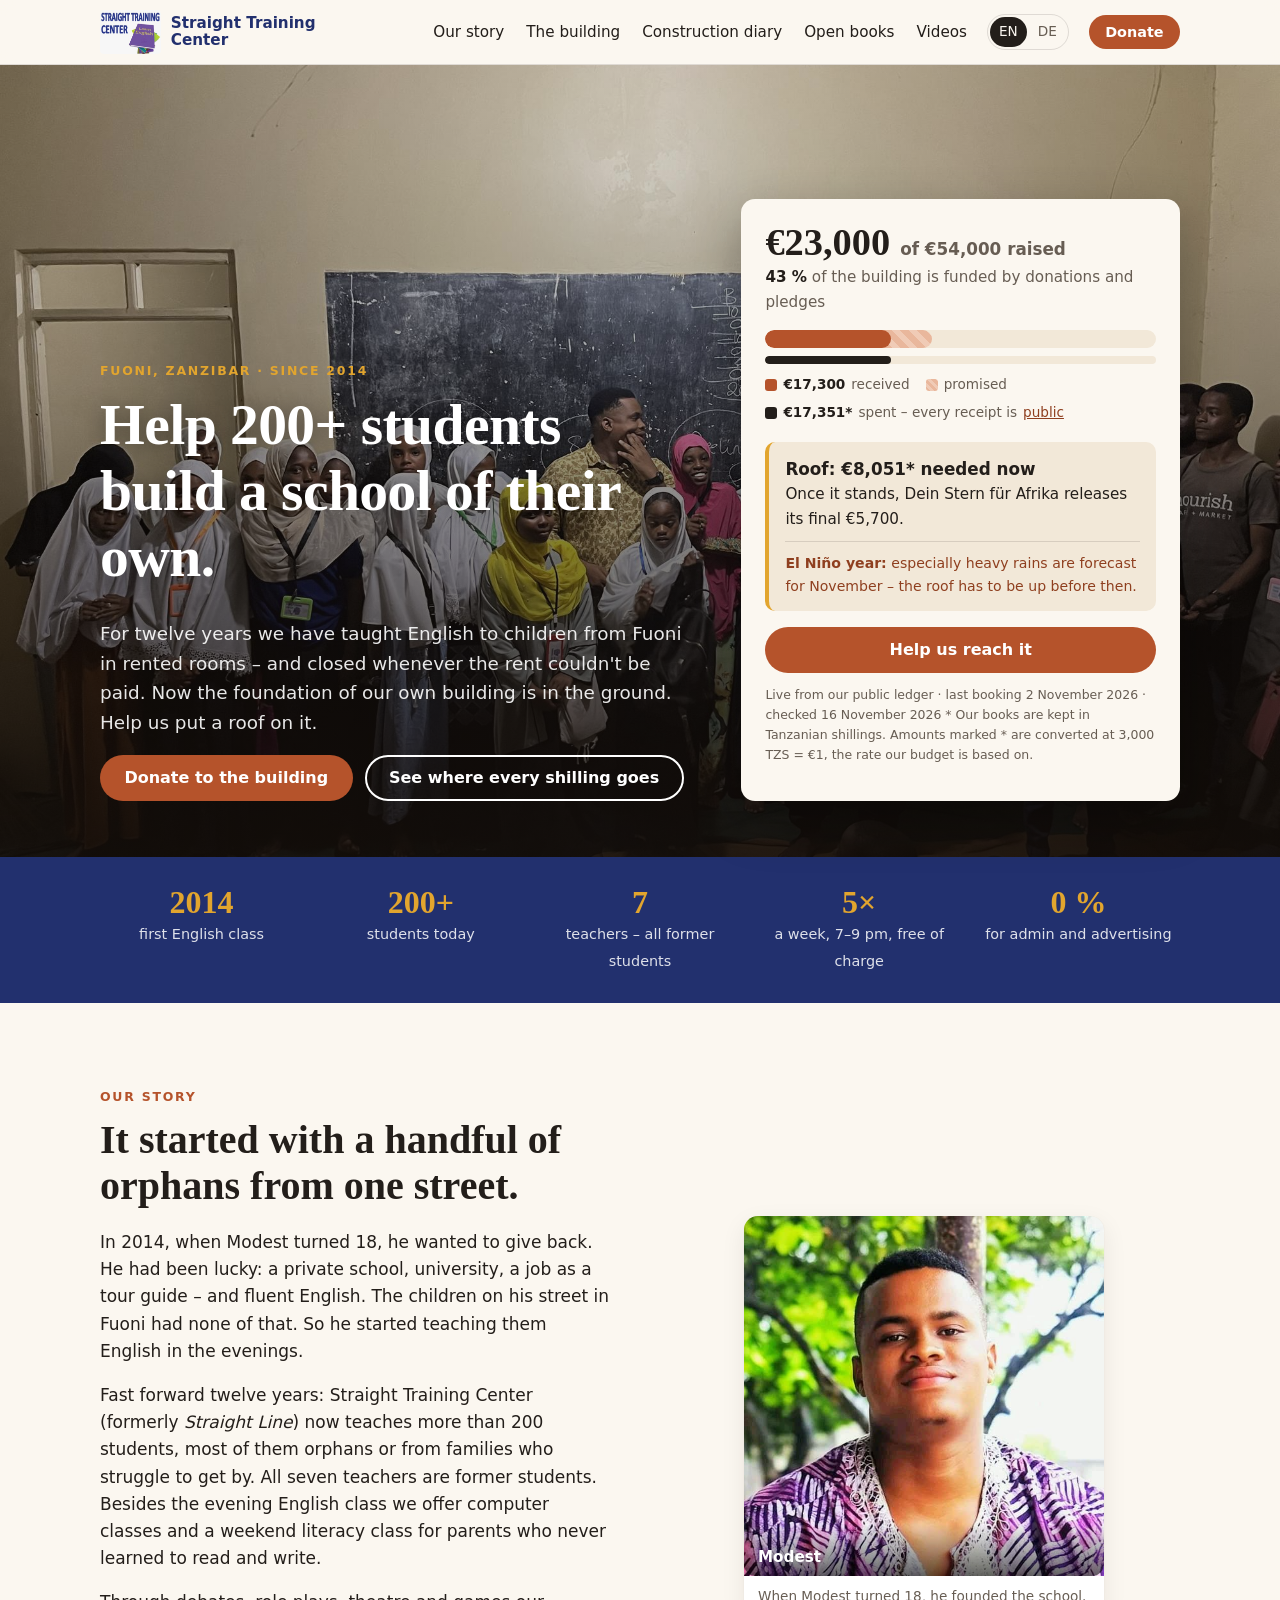
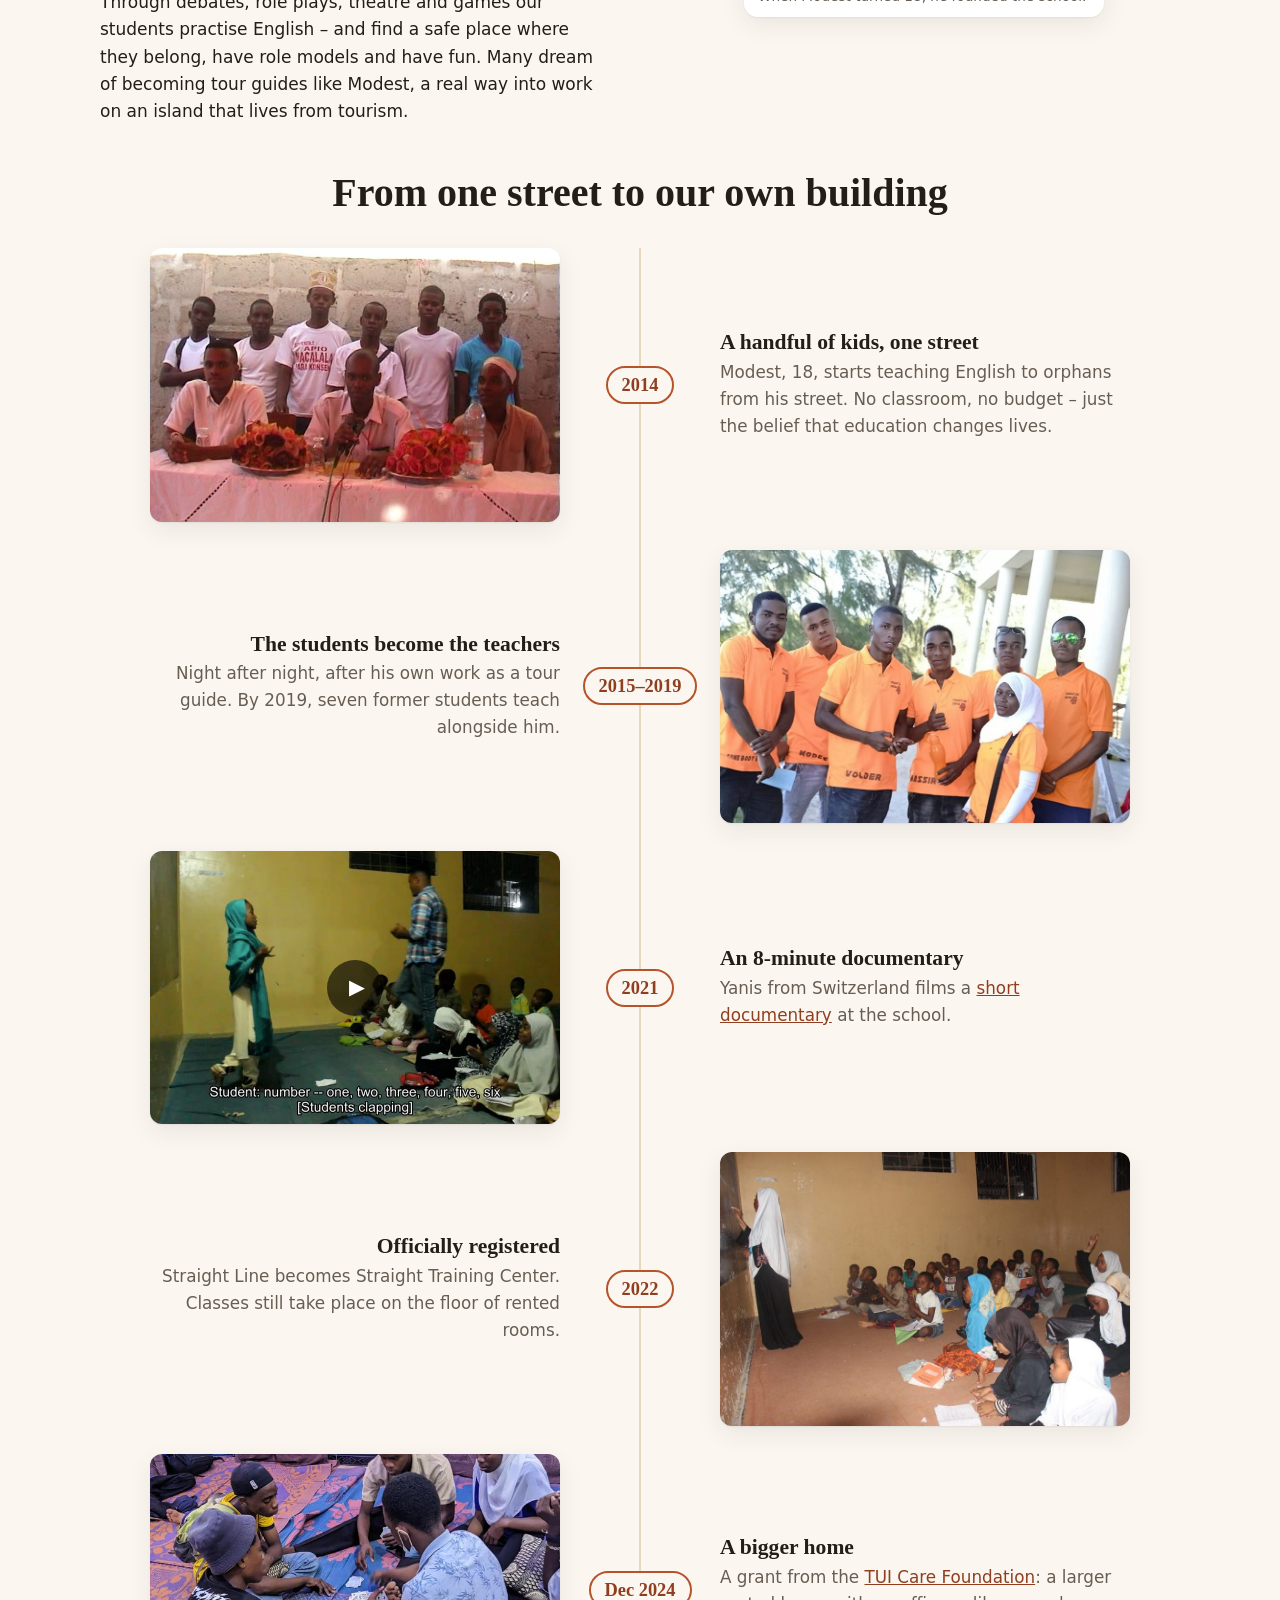
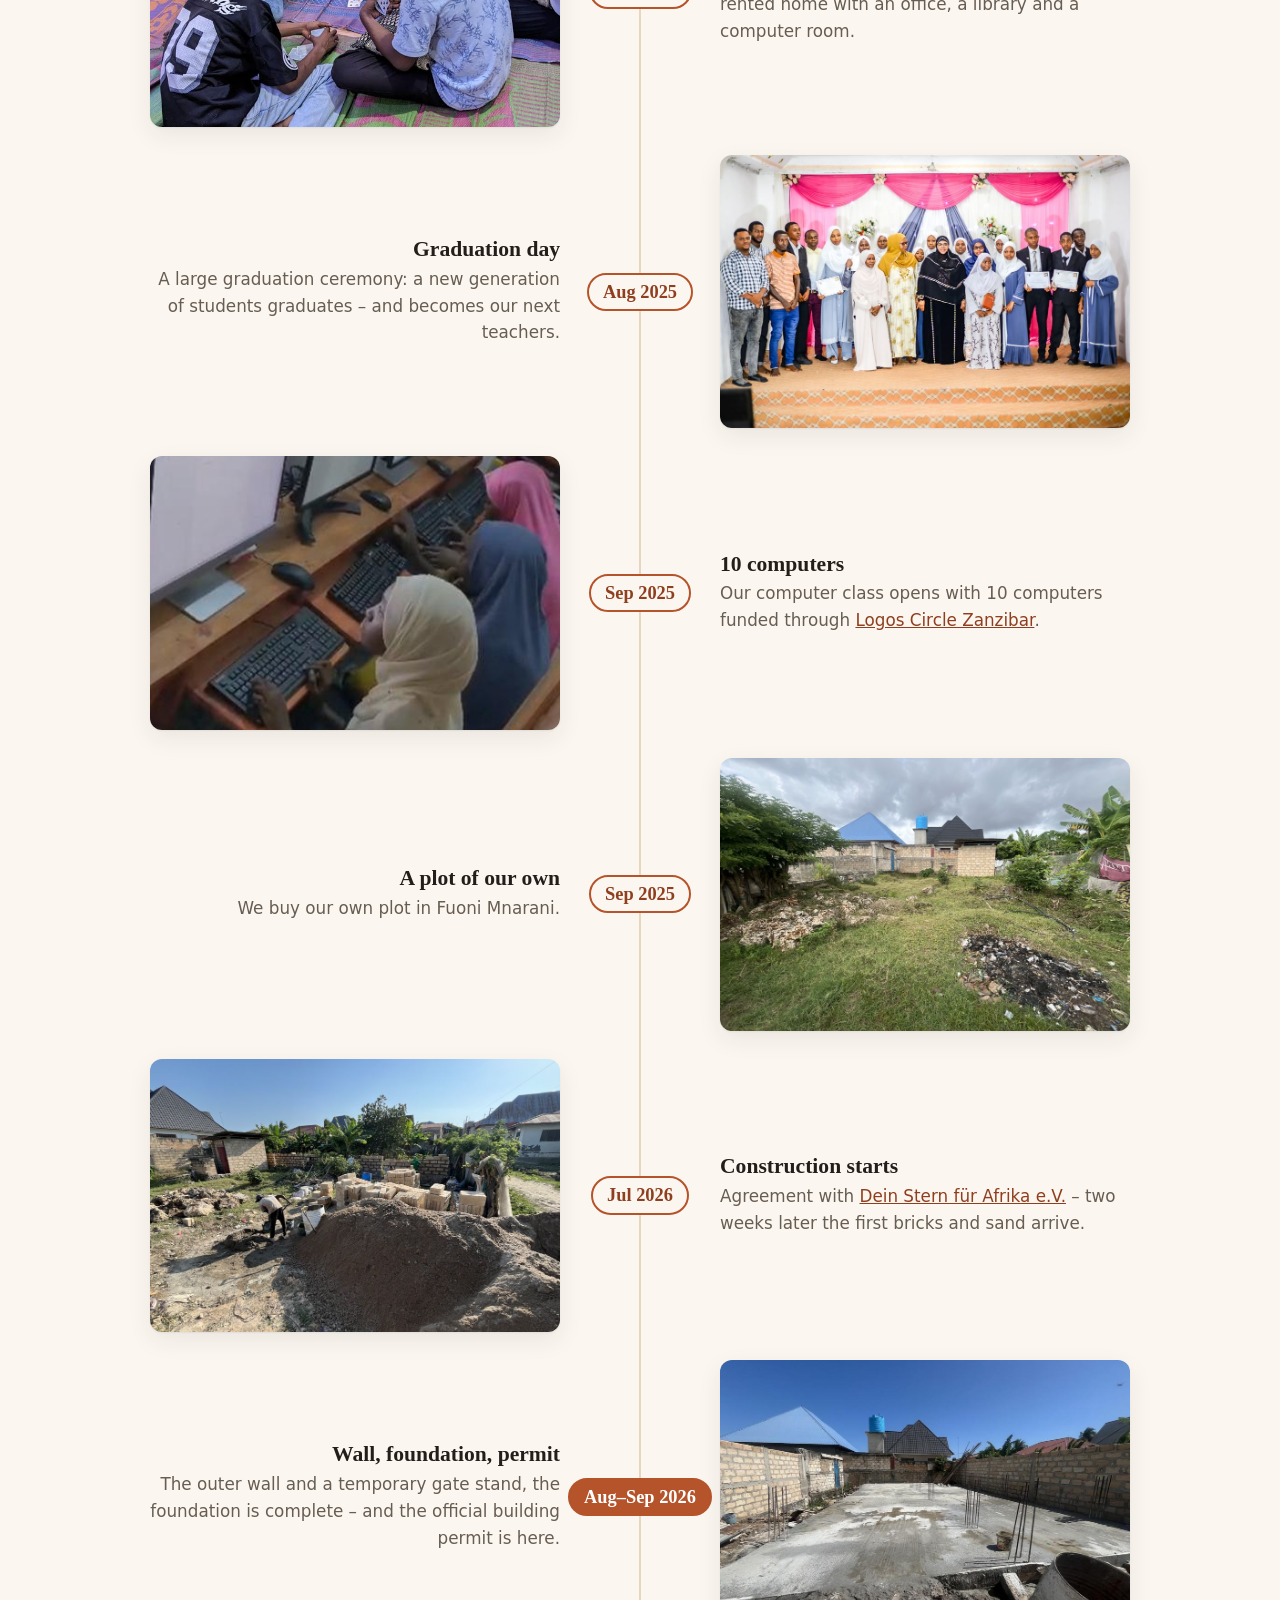
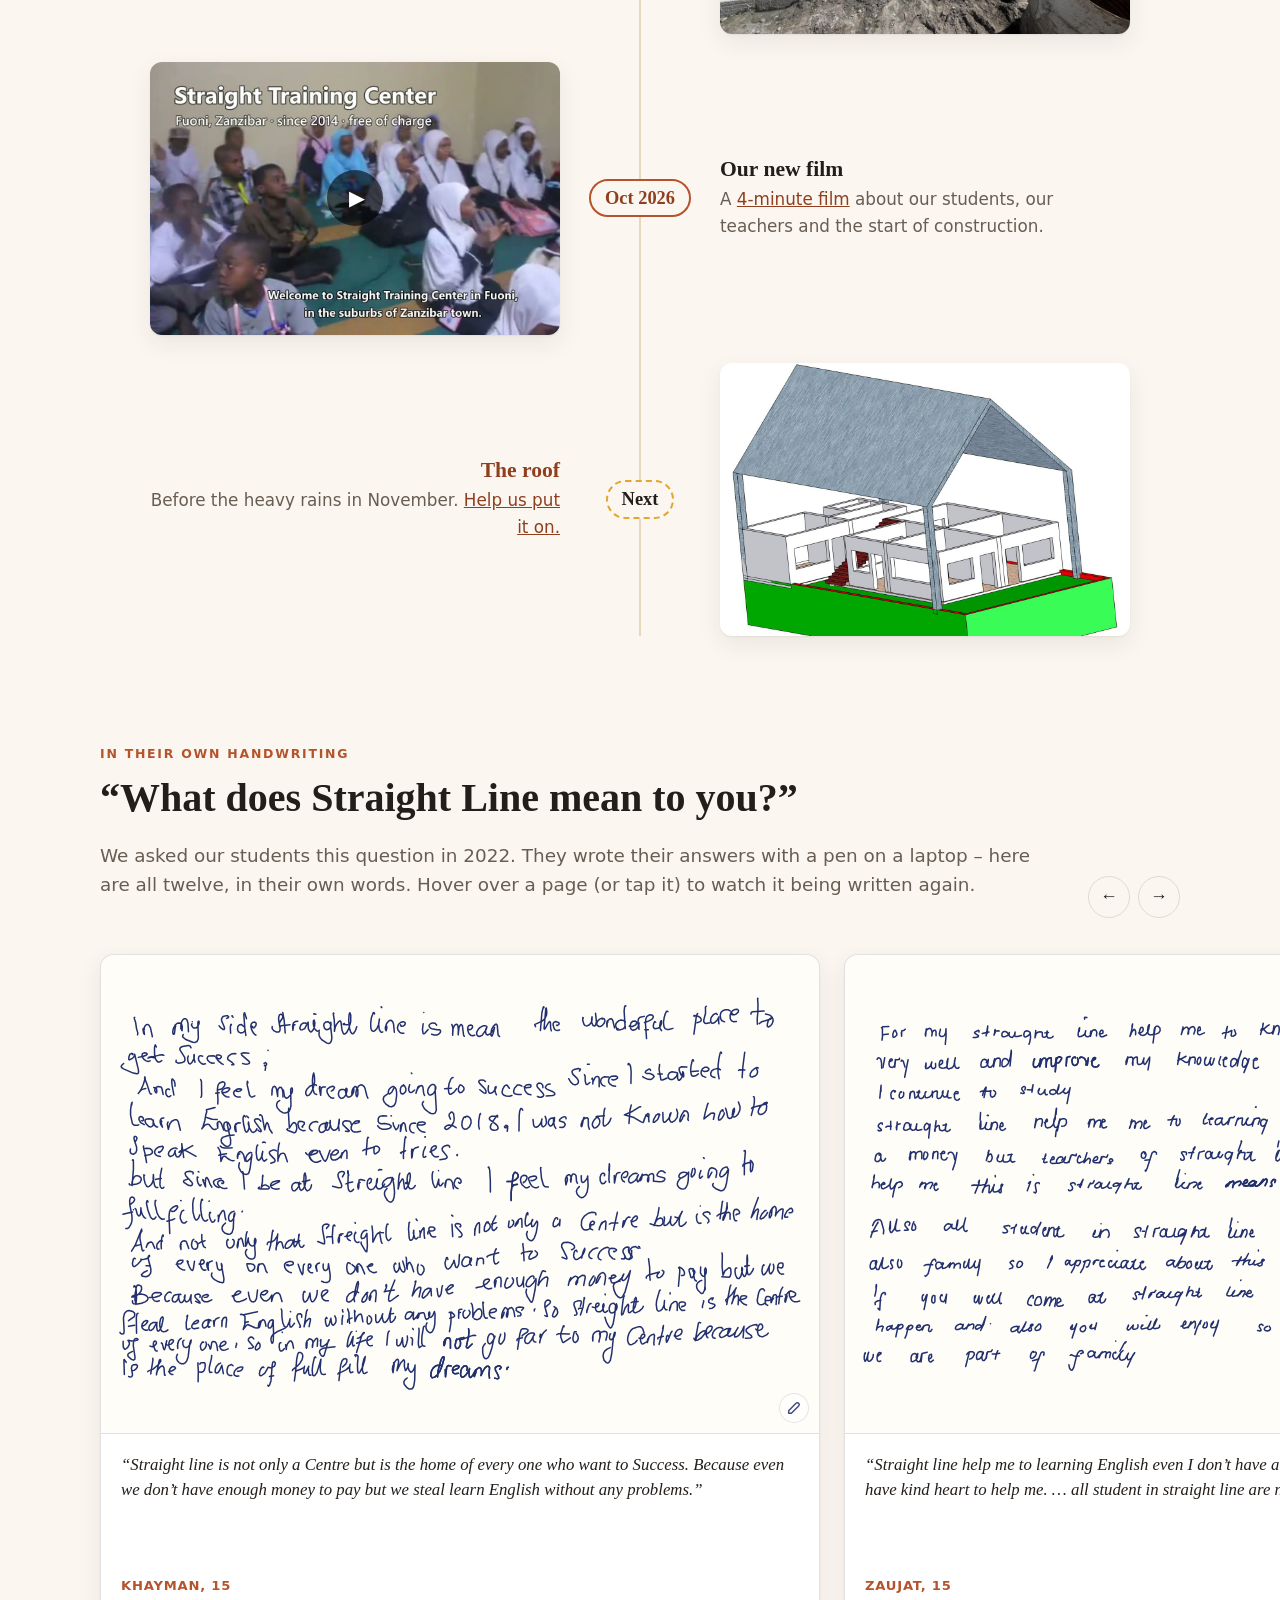
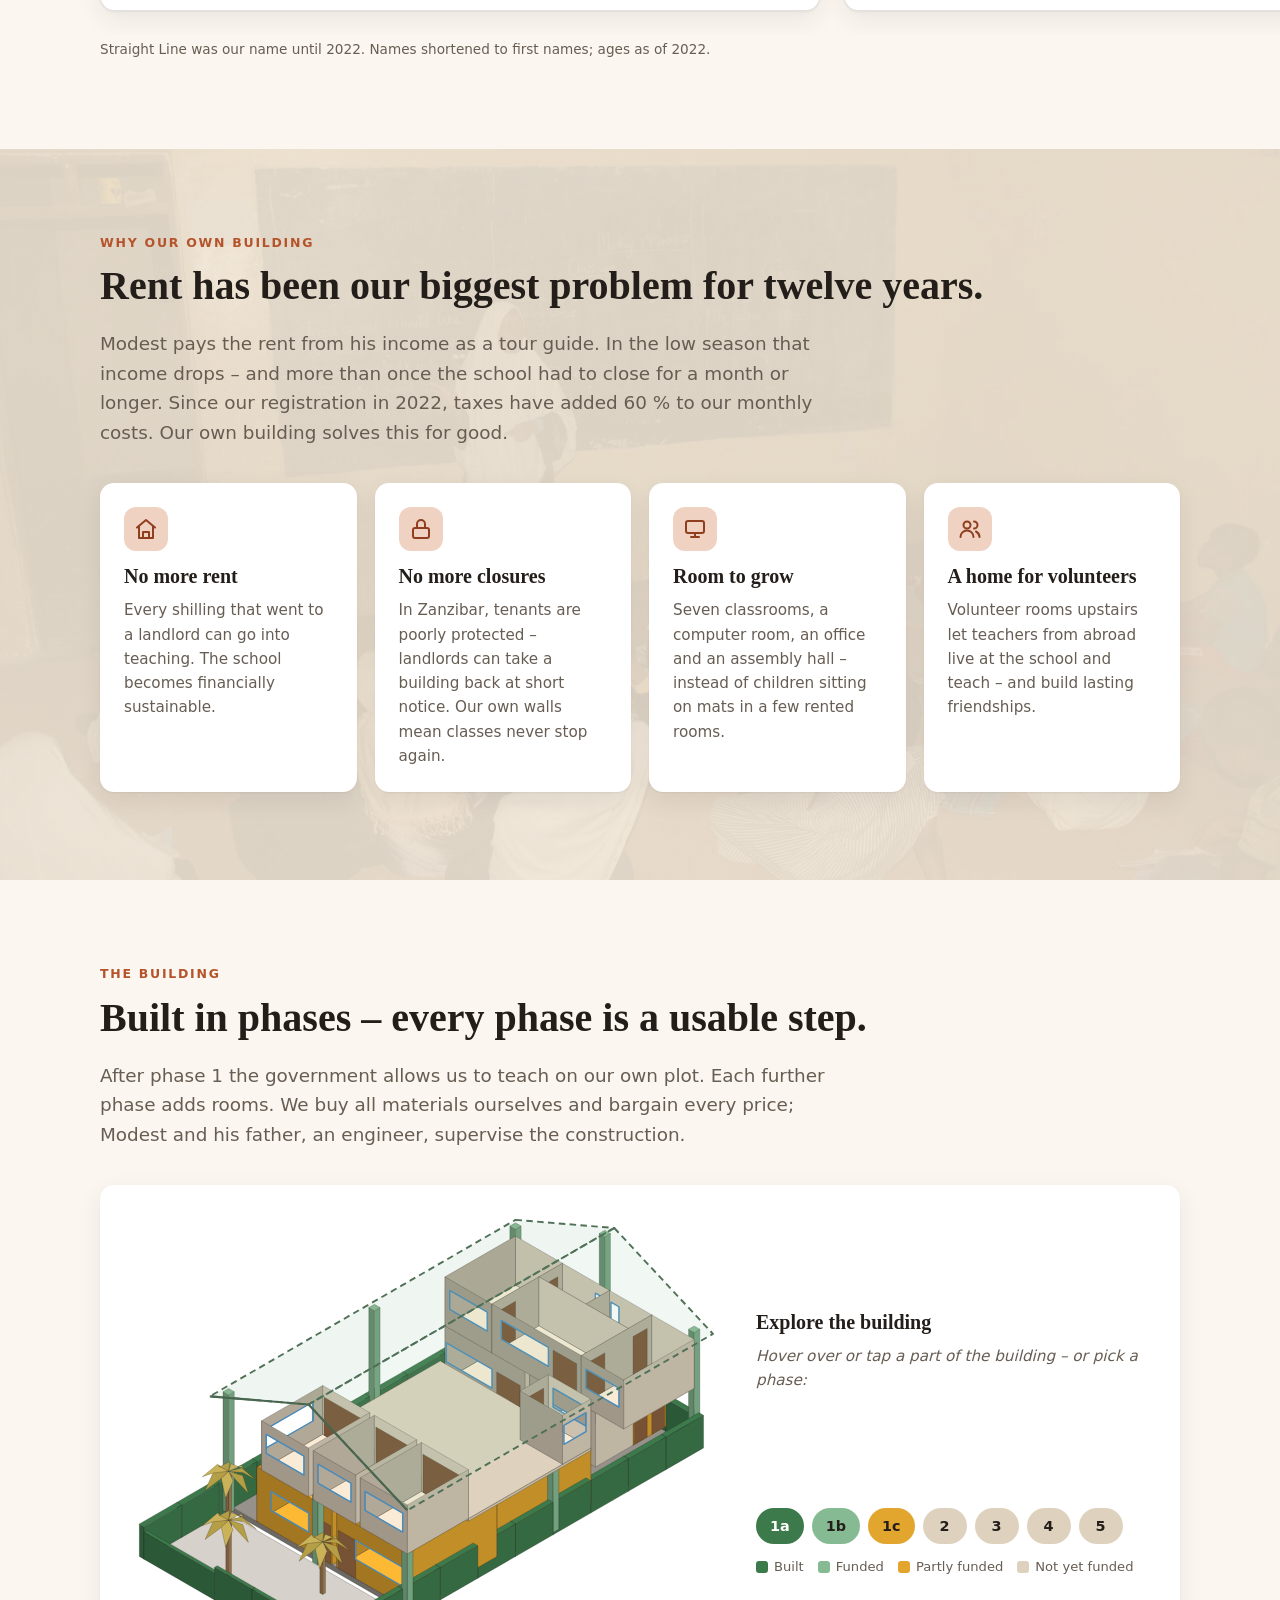
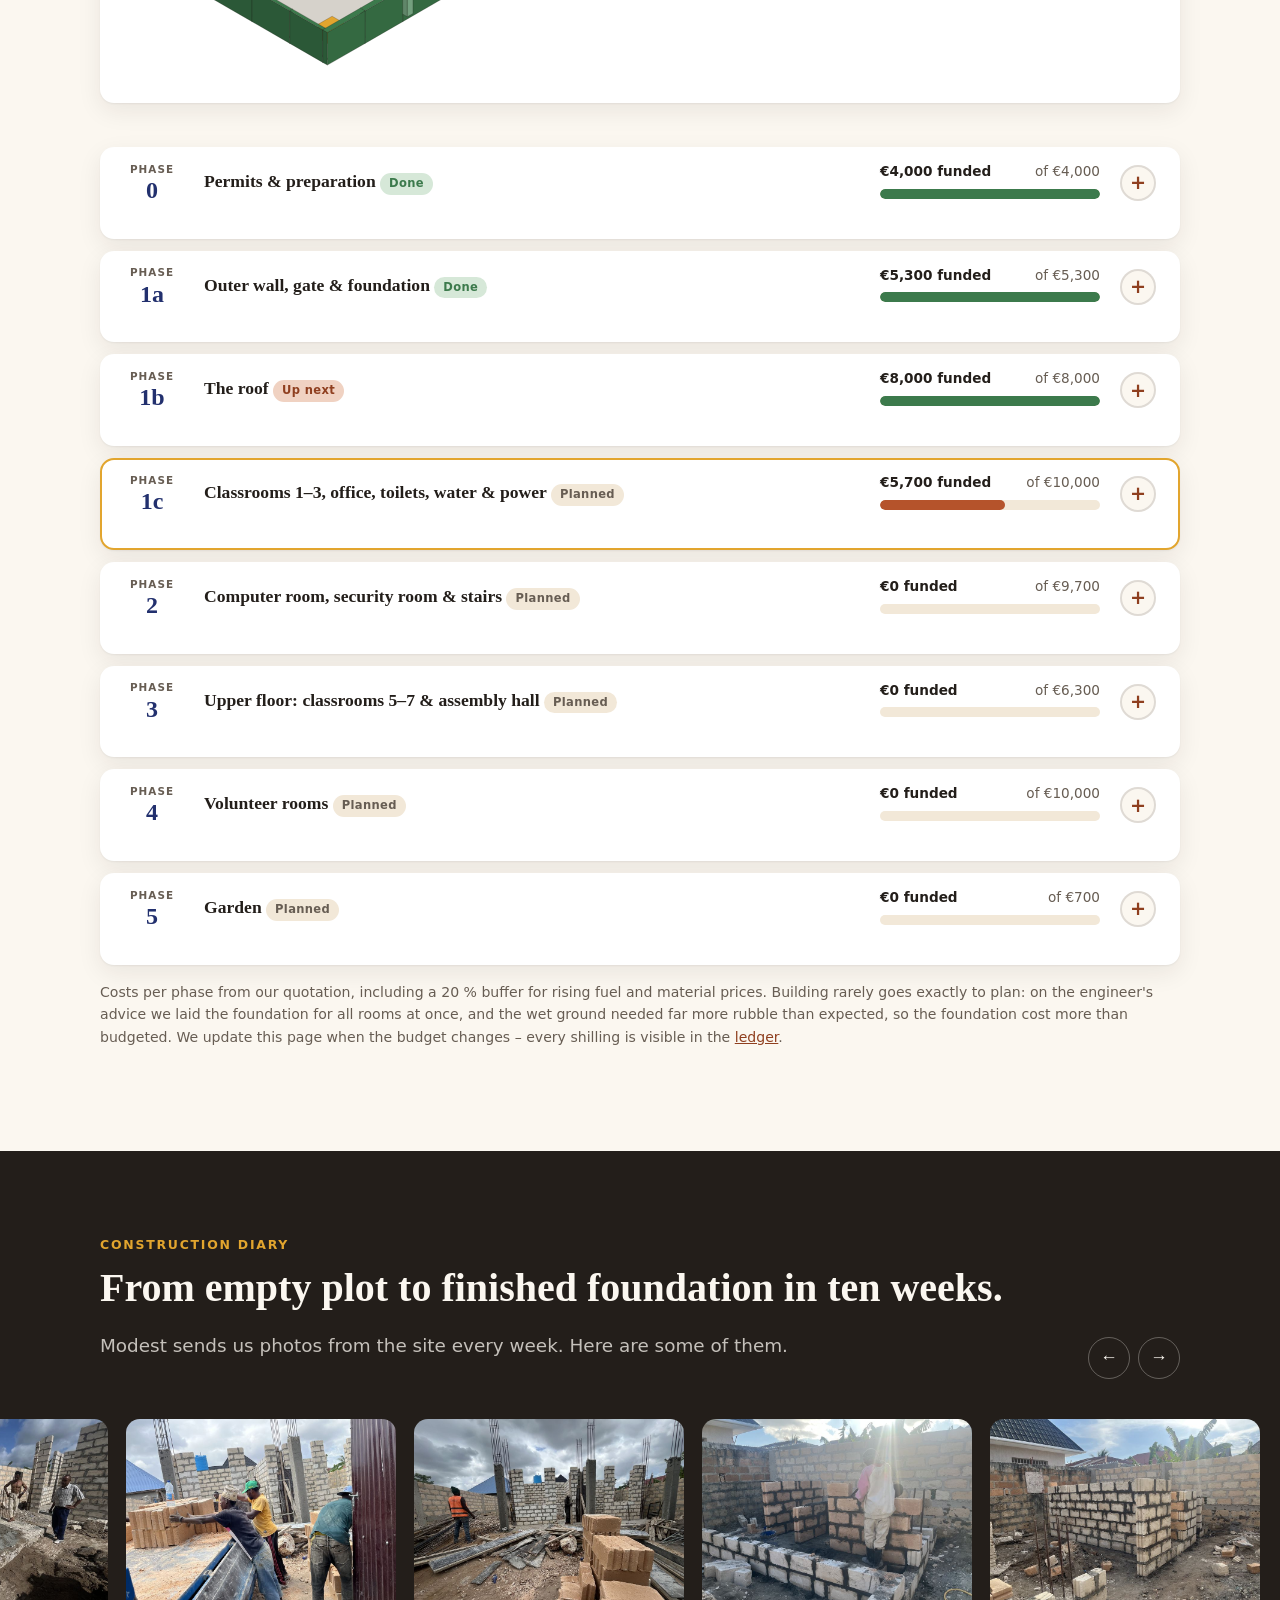
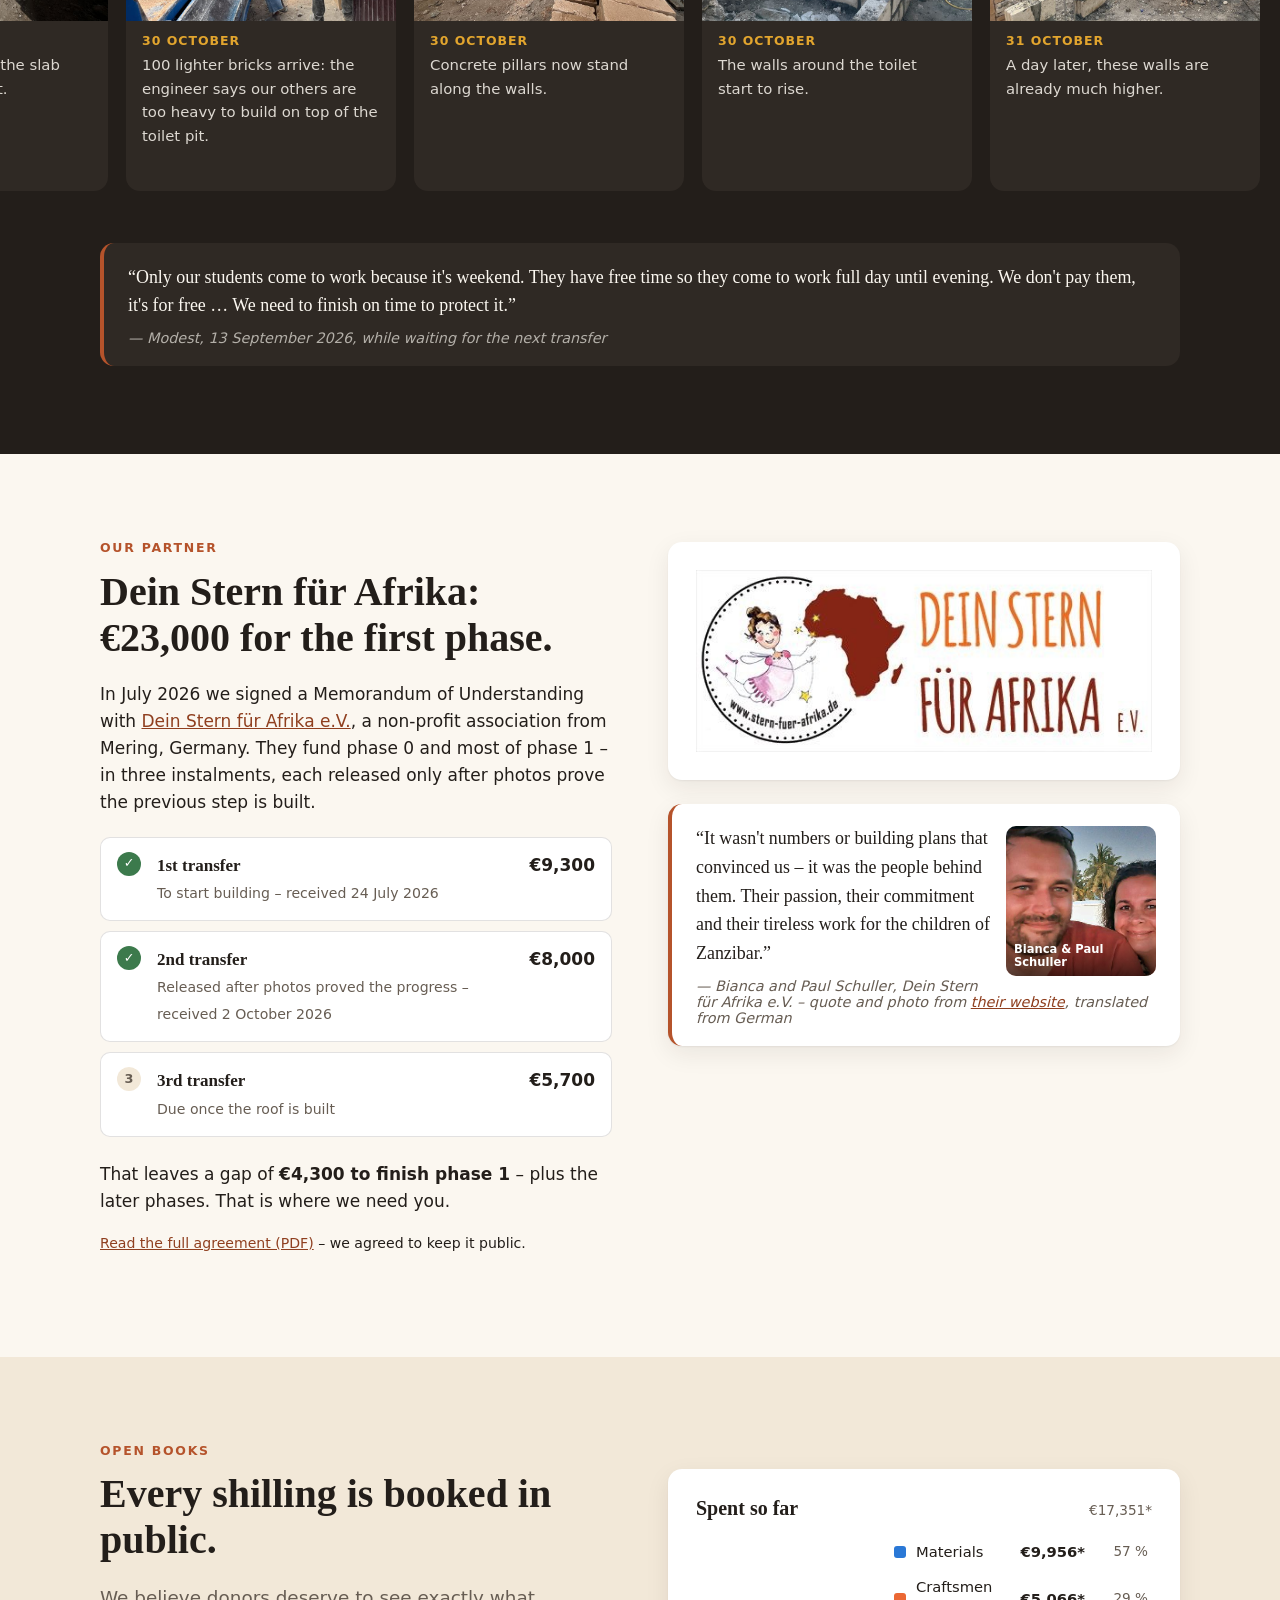
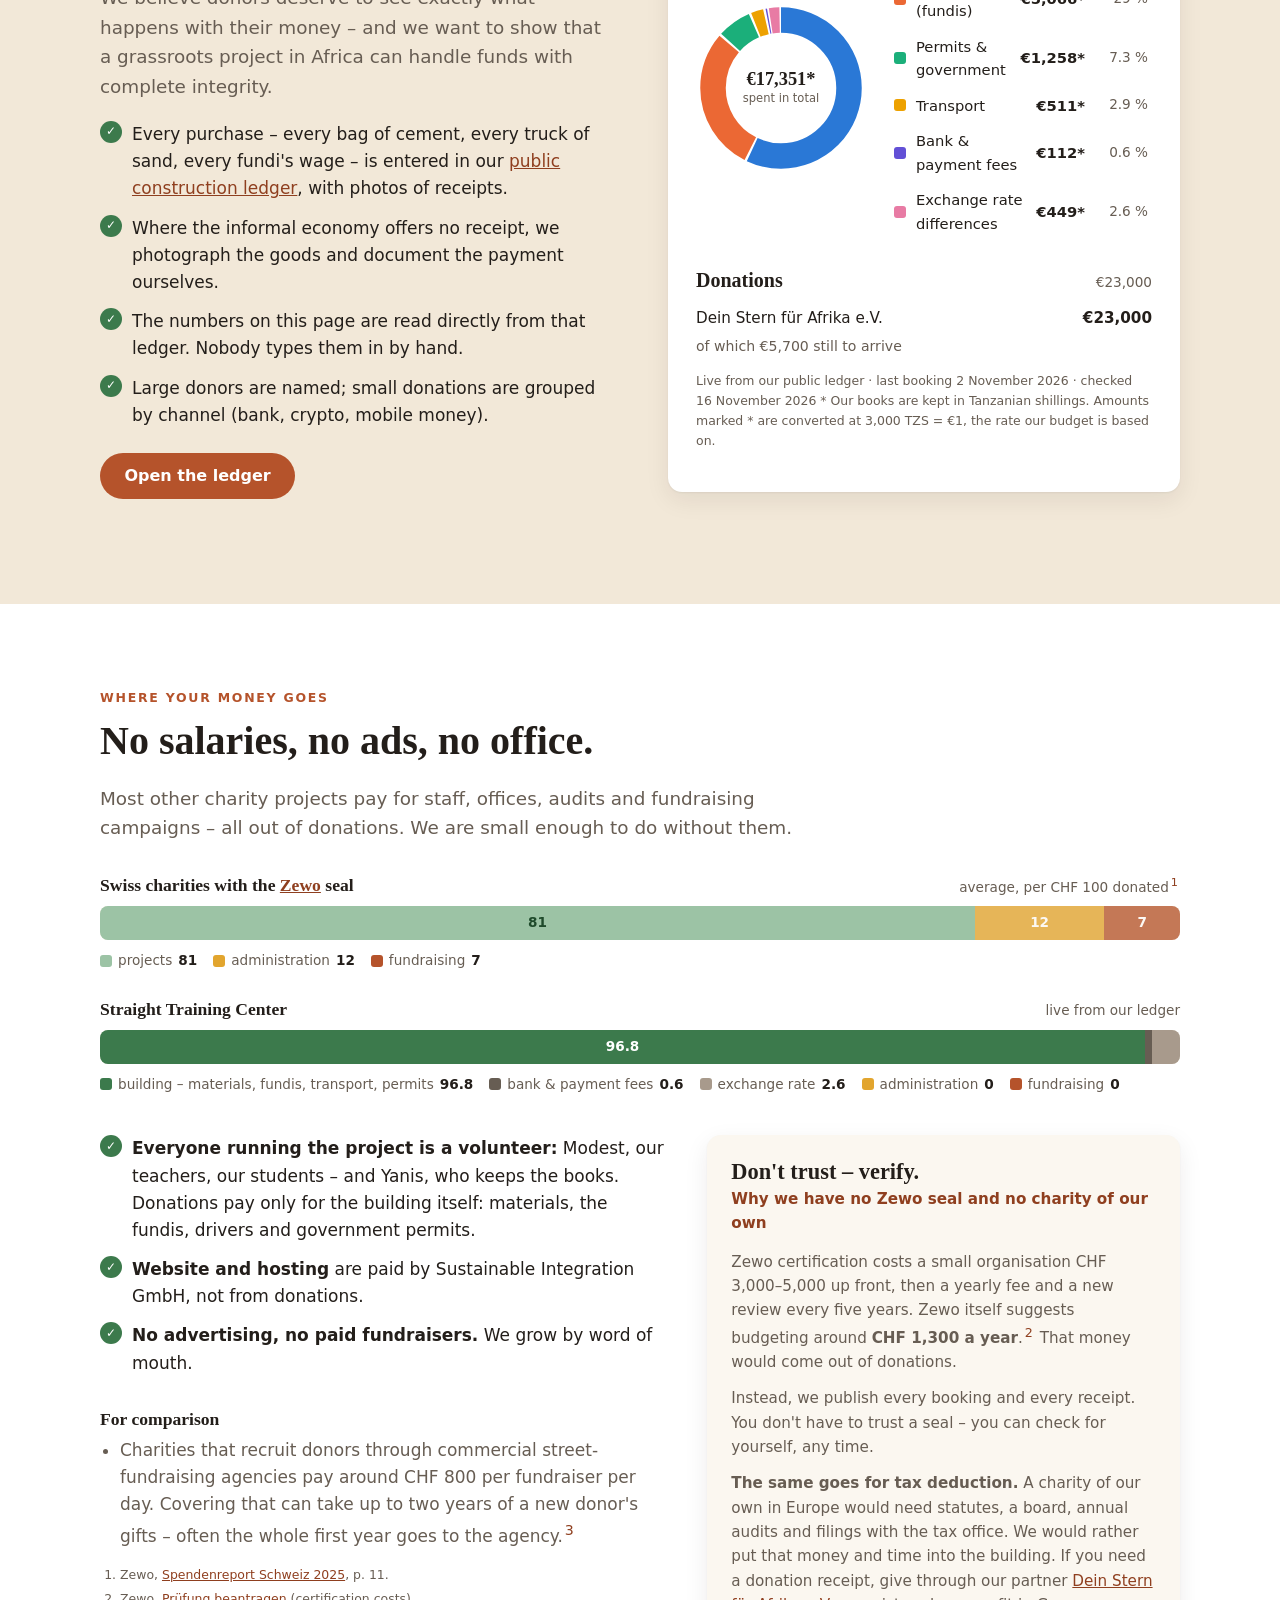
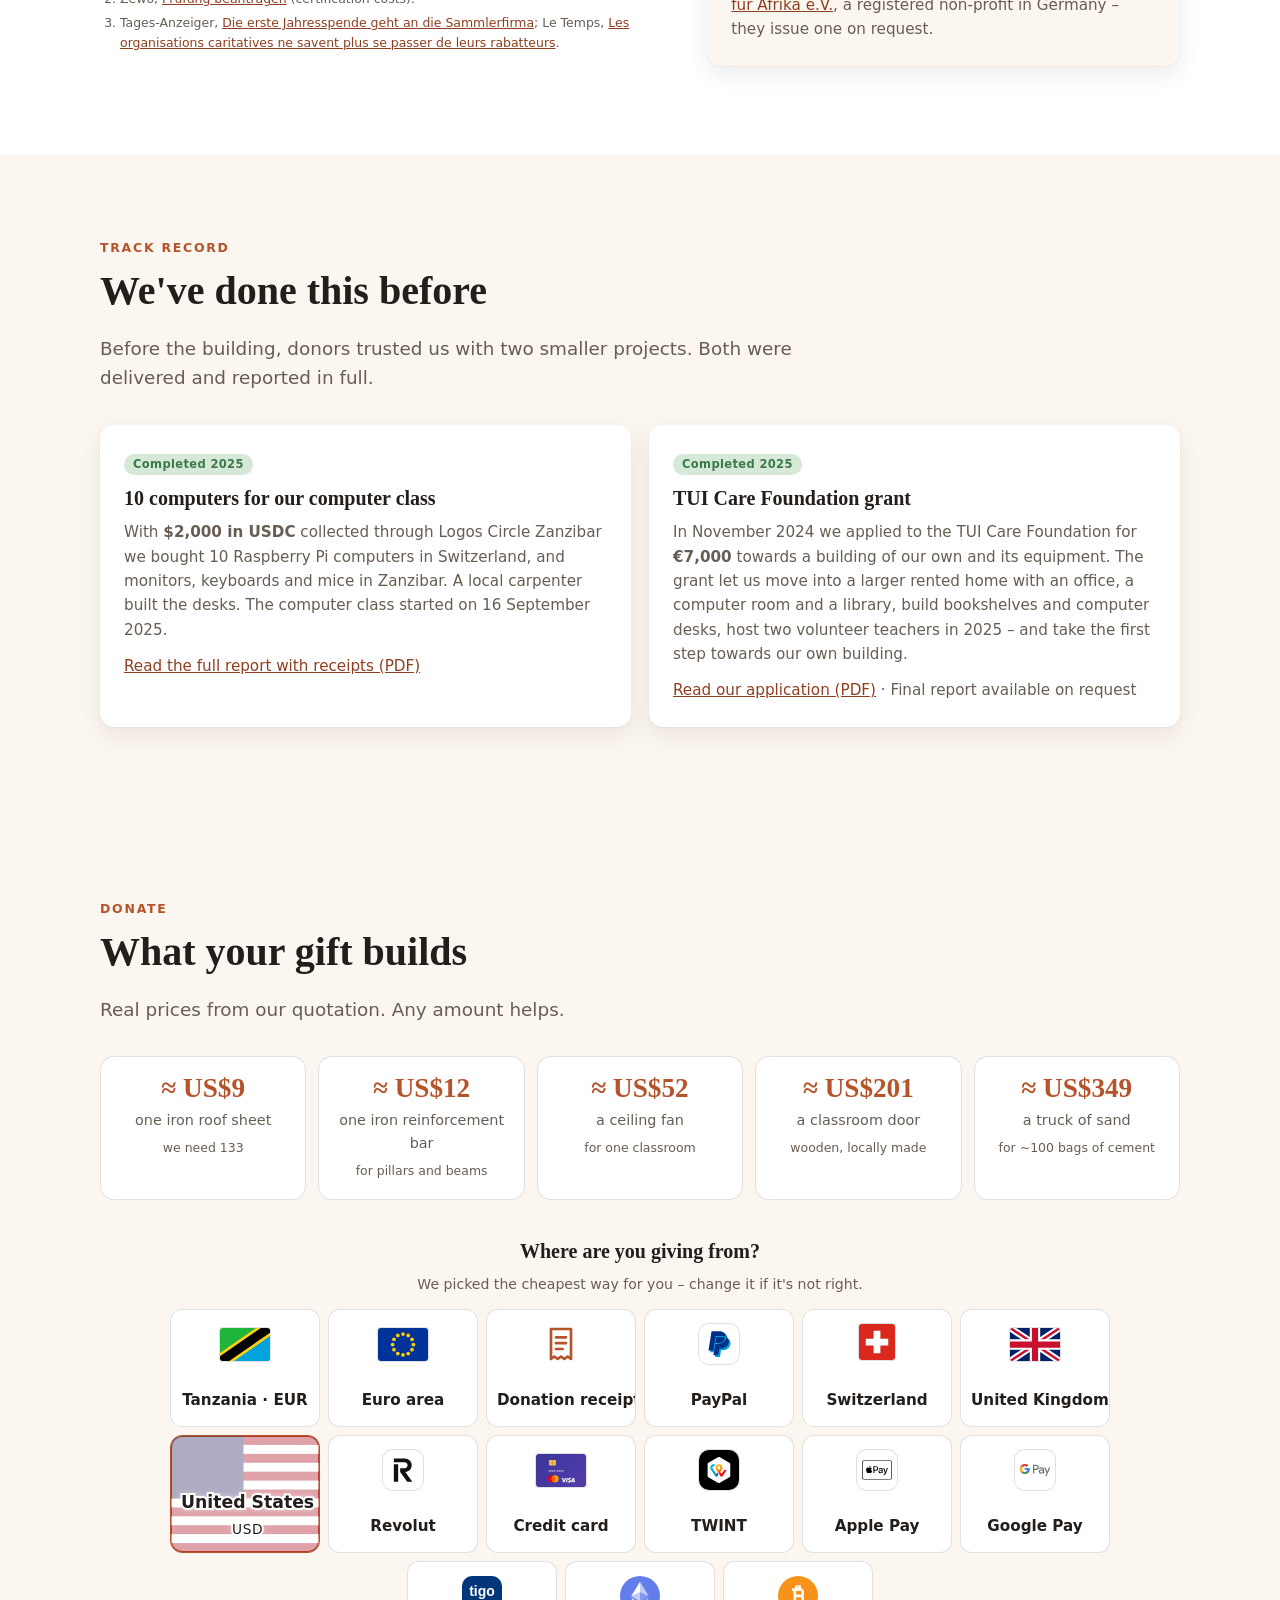
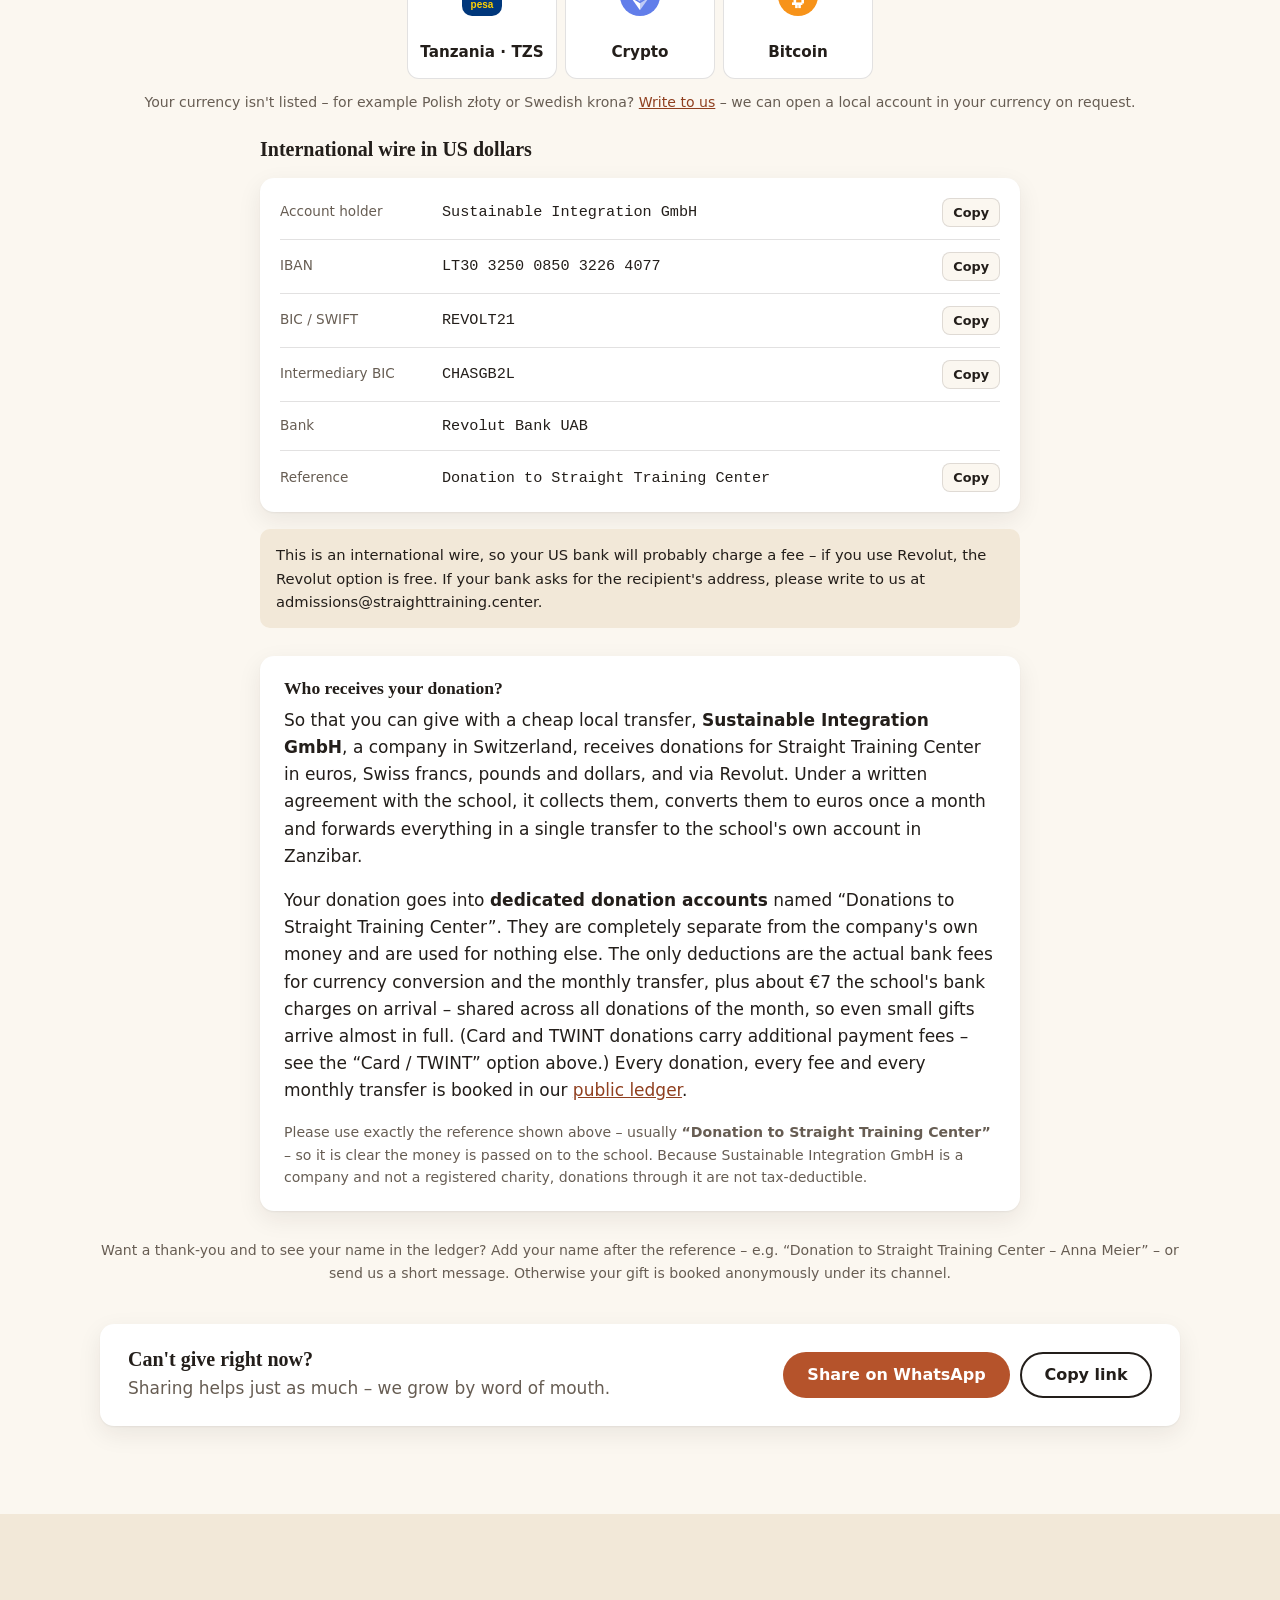
<file: index.html>
<!doctype html>
<html lang="en" data-base="">
<head>
  <meta charset="utf-8">
  <meta name="viewport" content="width=device-width, initial-scale=1">
  <title>Build Our School – Straight Training Center, Zanzibar</title>
  <meta name="description" content="For 12 years Straight Training Center has taught English to 200+ children in Fuoni, Zanzibar – in rented rooms. Help us finish our own building. Every shilling is booked publicly.">
  <meta property="og:title" content="Help us build our own school in Zanzibar">
  <meta property="og:description" content="200+ students, 12 years in rented rooms – the foundation of our own school is laid. Help us put a roof on it.">
  <meta property="og:type" content="website">
  <meta property="og:url" content="https://donate.straighttraining.center/">
  <meta property="og:image" content="https://donate.straighttraining.center/assets/img/og-image.jpg">
  <meta property="og:image:width" content="1200">
  <meta property="og:image:height" content="630">
  <meta property="og:locale" content="en_GB">
  <meta name="twitter:card" content="summary_large_image">
  <link rel="canonical" href="https://donate.straighttraining.center/">
  <link rel="alternate" hreflang="en" href="https://donate.straighttraining.center/">
  <link rel="alternate" hreflang="de" href="https://donate.straighttraining.center/de/">
  <link rel="alternate" hreflang="x-default" href="https://donate.straighttraining.center/">
  <link rel="icon" href="assets/img/logos/stc.jpg">
  <link rel="stylesheet" href="assets/css/style.css?v=20261021k">
</head>
<body>

<header class="site-header">
  <div class="wrap">
    <a class="brand" href="#top"><img src="assets/img/logos/stc.jpg" alt="Straight Training Center logo"><span>Straight Training<br>Center</span></a>
    <nav class="nav" aria-label="Main">
      <a href="#story">Our story</a>
      <a href="#building">The building</a>
      <a href="#diary">Construction diary</a>
      <a href="#transparency">Open books</a>
      <a href="#life">Videos</a>
    </nav>
    <div class="lang" aria-label="Language"><span aria-current="true">EN</span><a href="de/" hreflang="de" lang="de">DE</a></div>
    <a class="btn btn-primary btn-small" href="#donate">Donate</a>
  </div>
</header>

<main id="top">

<!-- HERO -->
<section class="hero">
  <div class="hero-bg" role="img" aria-label="Students and teachers of Straight Training Center in their rented classroom"></div>
  <div class="wrap">
    <div>
      <span class="eyebrow">Fuoni, Zanzibar · since 2014</span>
      <h1>Help 200+ students build a school of their own.</h1>
      <p class="lead">For twelve years we have taught English to children from Fuoni in rented rooms – and closed whenever the rent couldn't be paid. Now the foundation of our own building is in the ground. Help us put a roof on it.</p>
      <div class="hero-actions">
        <a class="btn btn-primary" href="#donate">Donate to the building</a>
        <a class="btn btn-ghost" href="#transparency">See where every shilling goes</a>
      </div>
    </div>

    <aside class="progress-card" aria-labelledby="progress-title">
      <h2 id="progress-title" class="sr-only">Funding progress</h2>
      <div class="big-row"><span class="big" data-committed>…</span> <span class="of-goal">of <span data-goal>€54,000</span> raised</span></div>
      <div class="of"><b data-pct></b> of the building is funded by donations and pledges</div>
      <div class="bar" role="img" aria-label="Funding progress bar"><i class="committed"></i><i class="received"></i></div>
      <div class="bar spent" aria-hidden="true"><i class="spent-fill"></i></div>
      <ul class="legend">
        <li><span class="swatch received"></span><b data-received>…</b> received</li>
        <li><span class="swatch committed"></span>promised</li>
        <li><span class="swatch spent"></span><b data-spent>…</b> spent – every receipt is <a href="#transparency">public</a></li>
      </ul>
      <div class="next-milestone" data-next-milestone><strong>Roof: €3,781* needed now</strong><span>Once it stands, Dein Stern für Afrika releases its final €5,700.</span><em class="rain"><b>El Niño year:</b> especially heavy rains are forecast for November – the roof has to be up before then.</em></div>
      <a class="btn btn-primary" href="#donate">Help us reach it</a>
      <p class="source-note"><span data-updated>Live from our public ledger.</span> <span data-rate-note></span></p>
    </aside>
  </div>
</section>

<div class="stats">
  <div class="wrap">
    <ul>
      <li><b>2014</b><span>first English class</span></li>
      <li><b>200+</b><span>students today</span></li>
      <li><b>7</b><span>teachers – all former students</span></li>
      <li><b>5×</b><span>a week, 7–9 pm, free of charge</span></li>
      <li><a href="#overhead"><b>0 %</b><span>for admin and advertising</span></a></li>
    </ul>
  </div>
</div>

<!-- STORY -->
<section id="story">
  <div class="wrap split">
    <div>
      <span class="eyebrow">Our story</span>
      <h2>It started with a handful of orphans from one street.</h2>
      <p>In 2014, when Modest turned 18, he wanted to give back. He had been lucky: a private school, university, a job as a tour guide – and fluent English. The children on his street in Fuoni had none of that. So he started teaching them English in the evenings.</p>
      <p>Fast forward twelve years: Straight Training Center (formerly <em>Straight Line</em>) now teaches more than 200 students, most of them orphans or from families who struggle to get by. All seven teachers are former students. Besides the evening English class we offer computer classes and a weekend literacy class for parents who never learned to read and write.</p>
      <p>Through debates, role plays, theatre and games our students practise English – and find a safe place where they belong, have role models and have fun. Many dream of becoming tour guides like Modest, a real way into work on an island that lives from tourism.</p>
    </div>
    <div class="photo-stack has-portrait">
      <figure class="photo portrait"><span class="pic"><img src="assets/img/photos/modest-portrait.jpg" alt="Modest, founder of Straight Training Center" loading="lazy" width="712" height="712"><span class="name-tag">Modest</span></span><figcaption>When Modest turned 18, he founded the school.</figcaption></figure>
    </div>
  </div>
  <div class="wrap timeline-wrap">
    <h2 class="timeline-head">From one street to our own building</h2>
    <ol class="timeline">
      <li class="tl-item side-a has-photo"><span class="tl-year">2014</span><div class="tl-text"><h3>A handful of kids, one street</h3><p>Modest, 18, starts teaching English to orphans from his street. No classroom, no budget – just the belief that education changes lives.</p></div><figure class="tl-photo"><img src="assets/img/photos/tl-2014.jpg" alt="Modest, Nassir and some of the first students in 2014" loading="lazy"></figure></li>
      <li class="tl-item side-b has-photo"><span class="tl-year">2015–2019</span><div class="tl-text"><h3>The students become the teachers</h3><p>Night after night, after his own work as a tour guide. By 2019, seven former students teach alongside him.</p></div><figure class="tl-photo"><img src="assets/img/photos/tl-2019-teachers.jpg" alt="The seven teachers in 2019 in their orange Straight Line shirts" loading="lazy"></figure></li>
      <li class="tl-item side-a has-photo video"><span class="tl-year">2021</span><div class="tl-text"><h3>An 8-minute documentary</h3><p>Yanis from Switzerland films a <a href="#life">short documentary</a> at the school.</p></div><a class="tl-photo tl-video" href="#life" aria-label="Watch the documentary"><img src="assets/img/photos/tl-documentary.jpg" alt="Opening frame of the documentary" loading="lazy"><span class="tl-play" aria-hidden="true">▶</span></a></li>
      <li class="tl-item side-b has-photo"><span class="tl-year">2022</span><div class="tl-text"><h3>Officially registered</h3><p>Straight Line becomes Straight Training Center. Classes still take place on the floor of rented rooms.</p></div><figure class="tl-photo"><img src="assets/img/photos/tl-2022-class.jpg" alt="An evening class in March 2022, students sitting on the floor of a rented room" loading="lazy"></figure></li>
      <li class="tl-item side-a has-photo minor"><span class="tl-year">Dec 2024</span><div class="tl-text"><h3>A bigger home</h3><p>A grant from the <a href="#track-record">TUI Care Foundation</a>: a larger rented home with an office, a library and a computer room.</p></div><figure class="tl-photo"><img src="assets/img/photos/tl-2024-home.jpg" alt="Students playing cards on the floor of the bigger rented home" loading="lazy"></figure></li>
      <li class="tl-item side-b has-photo"><span class="tl-year">Aug 2025</span><div class="tl-text"><h3>Graduation day</h3><p>A large graduation ceremony: a new generation of students graduates – and becomes our next teachers.</p></div><figure class="tl-photo"><img src="assets/img/photos/tl-2025-graduation-photo-dominic-wiegand.jpg" alt="Graduates, teachers and guests on stage at the graduation ceremony" title="Photo: Dominic Wiegand" loading="lazy"></figure></li>
      <li class="tl-item side-a has-photo"><span class="tl-year">Sep 2025</span><div class="tl-text"><h3>10 computers</h3><p>Our computer class opens with 10 computers funded through <a href="#track-record">Logos Circle Zanzibar</a>.</p></div><figure class="tl-photo"><img src="assets/img/photos/computer-class.jpg" alt="Students in the computer class" loading="lazy"></figure></li>
      <li class="tl-item side-b has-photo minor"><span class="tl-year">Sep 2025</span><div class="tl-text"><h3>A plot of our own</h3><p>We buy our own plot in Fuoni Mnarani.</p></div><figure class="tl-photo"><img src="assets/img/photos/tl-plot.jpg" alt="Our plot in Fuoni Mnarani before construction" loading="lazy"></figure></li>
      <li class="tl-item side-a has-photo"><span class="tl-year">Jul 2026</span><div class="tl-text"><h3>Construction starts</h3><p>Agreement with <a href="#partner">Dein Stern für Afrika e.V.</a> – two weeks later the first bricks and sand arrive.</p></div><figure class="tl-photo"><img src="assets/img/photos/tl-first-day.jpg" alt="The first day of construction: bricks and sand on the plot" loading="lazy"></figure></li>
      <li class="tl-item side-b has-photo now"><span class="tl-year">Aug–Sep 2026</span><div class="tl-text"><h3>Wall, foundation, permit</h3><p>The outer wall and a temporary gate stand, the foundation is complete – and the official building permit is here.</p></div><figure class="tl-photo"><img src="assets/img/photos/d-2026-09-18-foundation-complete.jpg" alt="The finished concrete foundation" loading="lazy"></figure></li>
      <li class="tl-item side-a has-photo video"><span class="tl-year">Oct 2026</span><div class="tl-text"><h3>Our new film</h3><p>A <a href="#life">4-minute film</a> about our students, our teachers and the start of construction.</p></div><a class="tl-photo tl-video" href="#life" aria-label="Watch the film"><img src="assets/video/stc-film-en-poster.jpg" alt="Opening frame of the film" loading="lazy" style="object-position:left center"><span class="tl-play" aria-hidden="true">▶</span></a></li>
      <li class="tl-item side-b has-photo next"><span class="tl-year">Next</span><div class="tl-text"><h3>The roof</h3><p>Before the heavy rains in November. <a href="#donate">Help us put it on.</a></p></div><figure class="tl-photo"><img src="assets/img/plan-phase1-roof.jpg" alt="3D drawing of phase 1: the ground floor under one large roof" loading="lazy"></figure></li>
    </ol>
  </div>
</section>

<!-- STUDENT VOICES -->
<section class="voices" id="voices">
  <div class="wrap diary-head">
    <div>
      <span class="eyebrow">In their own handwriting</span>
      <h2>“What does Straight Line mean to you?”</h2>
      <p class="lead">We asked our students this question in 2022. They wrote their answers with a pen on a laptop – here are all twelve, in their own words. Hover over a page (or tap it) to watch it being written again.</p>
    </div>
    <div class="diary-controls"><button data-vscroll="-1" aria-label="Previous">←</button><button data-vscroll="1" aria-label="Next">→</button></div>
  </div>
  <div class="voices-track" tabindex="0" aria-label="Handwritten answers from our students">
    <figure class="voice" data-hw="khayman">
      <button class="voice-paper" type="button" aria-label="Watch it being written: Khayman"><svg role="img" aria-label="Handwritten answer by Khayman"></svg><span class="voice-pen"><svg viewBox="0 0 24 24" aria-hidden="true"><path fill="none" stroke="currentColor" stroke-width="2" stroke-linecap="round" stroke-linejoin="round" d="M4 20h4L19 9a2.8 2.8 0 0 0-4-4L4 16z"/></svg></span></button>
      <blockquote>“Straight line is not only a Centre but is the home of every one who want to Success. Because even we don’t have enough money to pay but we steal learn English without any problems.”</blockquote>
      <figcaption>Khayman, 15</figcaption>
    </figure>
    <figure class="voice" data-hw="zaujat">
      <button class="voice-paper" type="button" aria-label="Watch it being written: Zaujat"><svg role="img" aria-label="Handwritten answer by Zaujat"></svg><span class="voice-pen"><svg viewBox="0 0 24 24" aria-hidden="true"><path fill="none" stroke="currentColor" stroke-width="2" stroke-linecap="round" stroke-linejoin="round" d="M4 20h4L19 9a2.8 2.8 0 0 0-4-4L4 16z"/></svg></span></button>
      <blockquote>“Straight line help me to learning English even I don’t have a money but teachers of straight line have kind heart to help me. … all student in straight line are not only friend but also family.”</blockquote>
      <figcaption>Zaujat, 15</figcaption>
    </figure>
    <figure class="voice" data-hw="ilham">
      <button class="voice-paper" type="button" aria-label="Watch it being written: Ilham"><svg role="img" aria-label="Handwritten answer by Ilham"></svg><span class="voice-pen"><svg viewBox="0 0 24 24" aria-hidden="true"><path fill="none" stroke="currentColor" stroke-width="2" stroke-linecap="round" stroke-linejoin="round" d="M4 20h4L19 9a2.8 2.8 0 0 0-4-4L4 16z"/></svg></span></button>
      <blockquote>“Straight line is like my friend because it help me in happiness and sadness.”</blockquote>
      <figcaption>Ilham, 12</figcaption>
    </figure>
    <figure class="voice" data-hw="said">
      <button class="voice-paper" type="button" aria-label="Watch it being written: Said"><svg role="img" aria-label="Handwritten answer by Said"></svg><span class="voice-pen"><svg viewBox="0 0 24 24" aria-hidden="true"><path fill="none" stroke="currentColor" stroke-width="2" stroke-linecap="round" stroke-linejoin="round" d="M4 20h4L19 9a2.8 2.8 0 0 0-4-4L4 16z"/></svg></span></button>
      <blockquote>“I like straight line because the student who are orphanage are not pay. I am in straight line because I want to remove ignorance.”</blockquote>
      <figcaption>Said, 14</figcaption>
    </figure>
    <figure class="voice" data-hw="maryam">
      <button class="voice-paper" type="button" aria-label="Watch it being written: Maryam"><svg role="img" aria-label="Handwritten answer by Maryam"></svg><span class="voice-pen"><svg viewBox="0 0 24 24" aria-hidden="true"><path fill="none" stroke="currentColor" stroke-width="2" stroke-linecap="round" stroke-linejoin="round" d="M4 20h4L19 9a2.8 2.8 0 0 0-4-4L4 16z"/></svg></span></button>
      <blockquote>“Good teacher: modest is good teacher because give me hope every day.”</blockquote>
      <figcaption>Maryam, 13</figcaption>
    </figure>
    <figure class="voice" data-hw="khairat">
      <button class="voice-paper" type="button" aria-label="Watch it being written: Khairat"><svg role="img" aria-label="Handwritten answer by Khairat"></svg><span class="voice-pen"><svg viewBox="0 0 24 24" aria-hidden="true"><path fill="none" stroke="currentColor" stroke-width="2" stroke-linecap="round" stroke-linejoin="round" d="M4 20h4L19 9a2.8 2.8 0 0 0-4-4L4 16z"/></svg></span></button>
      <blockquote>“My advice if you don’t know how to speak English come in our centre you will know how to speak English.”</blockquote>
      <figcaption>Khairat, 11</figcaption>
    </figure>
    <figure class="voice" data-hw="rahma">
      <button class="voice-paper" type="button" aria-label="Watch it being written: Rahma"><svg role="img" aria-label="Handwritten answer by Rahma"></svg><span class="voice-pen"><svg viewBox="0 0 24 24" aria-hidden="true"><path fill="none" stroke="currentColor" stroke-width="2" stroke-linecap="round" stroke-linejoin="round" d="M4 20h4L19 9a2.8 2.8 0 0 0-4-4L4 16z"/></svg></span></button>
      <blockquote>“First and feremost I was don’t know anything about English language … And also my teachers to supporting me and giving me motivation in case of learning english language.”</blockquote>
      <figcaption>Rahma, 14</figcaption>
    </figure>
    <figure class="voice" data-hw="abdillah">
      <button class="voice-paper" type="button" aria-label="Watch it being written: Abdillah"><svg role="img" aria-label="Handwritten answer by Abdillah"></svg><span class="voice-pen"><svg viewBox="0 0 24 24" aria-hidden="true"><path fill="none" stroke="currentColor" stroke-width="2" stroke-linecap="round" stroke-linejoin="round" d="M4 20h4L19 9a2.8 2.8 0 0 0-4-4L4 16z"/></svg></span></button>
      <blockquote>“When we finish to learn teacher Ahmed give us verb in order to put in our mind. That is the thing make us to learn hard.”</blockquote>
      <figcaption>Abdillah, 13</figcaption>
    </figure>
    <figure class="voice" data-hw="ali">
      <button class="voice-paper" type="button" aria-label="Watch it being written: Ali"><svg role="img" aria-label="Handwritten answer by Ali"></svg><span class="voice-pen"><svg viewBox="0 0 24 24" aria-hidden="true"><path fill="none" stroke="currentColor" stroke-width="2" stroke-linecap="round" stroke-linejoin="round" d="M4 20h4L19 9a2.8 2.8 0 0 0-4-4L4 16z"/></svg></span></button>
      <blockquote>“Straight line may help me to achieve my dream to become a teacher of English language.”</blockquote>
      <figcaption>Ali, 19</figcaption>
    </figure>
    <figure class="voice" data-hw="mahir">
      <button class="voice-paper" type="button" aria-label="Watch it being written: Mahir"><svg role="img" aria-label="Handwritten answer by Mahir"></svg><span class="voice-pen"><svg viewBox="0 0 24 24" aria-hidden="true"><path fill="none" stroke="currentColor" stroke-width="2" stroke-linecap="round" stroke-linejoin="round" d="M4 20h4L19 9a2.8 2.8 0 0 0-4-4L4 16z"/></svg></span></button>
      <blockquote>“I come straight line to learn and to do revision because I want to know English and I come to get education.”</blockquote>
      <figcaption>Mahir, 9</figcaption>
    </figure>
    <figure class="voice" data-hw="zahra">
      <button class="voice-paper" type="button" aria-label="Watch it being written: Zahra"><svg role="img" aria-label="Handwritten answer by Zahra"></svg><span class="voice-pen"><svg viewBox="0 0 24 24" aria-hidden="true"><path fill="none" stroke="currentColor" stroke-width="2" stroke-linecap="round" stroke-linejoin="round" d="M4 20h4L19 9a2.8 2.8 0 0 0-4-4L4 16z"/></svg></span></button>
      <blockquote>“Respest and Good manners according to experience teacher Modest … my dreams to learning english.”</blockquote>
      <figcaption>Zahra, 16</figcaption>
    </figure>
    <figure class="voice" data-hw="mulhim">
      <button class="voice-paper" type="button" aria-label="Watch it being written: Mulhim"><svg role="img" aria-label="Handwritten answer by Mulhim"></svg><span class="voice-pen"><svg viewBox="0 0 24 24" aria-hidden="true"><path fill="none" stroke="currentColor" stroke-width="2" stroke-linecap="round" stroke-linejoin="round" d="M4 20h4L19 9a2.8 2.8 0 0 0-4-4L4 16z"/></svg></span></button>
      <blockquote>“It’s the same in tuition if you don’t understand at school you go to understand at tuition.”</blockquote>
      <figcaption>Mulhim, 14</figcaption>
    </figure>
  </div>
  <p class="wrap voices-note">Straight Line was our name until 2022. Names shortened to first names; ages as of 2022.</p>
</section>

<!-- WHY -->
<section class="why" id="why">
  <div class="wrap">
    <span class="eyebrow">Why our own building</span>
    <h2>Rent has been our biggest problem for twelve years.</h2>
    <p class="lead">Modest pays the rent from his income as a tour guide. In the low season that income drops – and more than once the school had to close for a month or longer. Since our registration in 2022, taxes have added 60 % to our monthly costs. Our own building solves this for good.</p>
    <div class="cards">
      <div class="card">
        <div class="icon"><svg viewBox="0 0 24 24" fill="none" stroke="currentColor" stroke-width="2" stroke-linecap="round" stroke-linejoin="round"><path d="M3 10.5 12 3l9 7.5"/><path d="M5 9.5V21h14V9.5"/><path d="M9 21v-6h6v6"/></svg></div>
        <h3>No more rent</h3>
        <p class="why-text">Every shilling that went to a landlord can go into teaching. The school becomes financially sustainable.</p>
      </div>
      <div class="card">
        <div class="icon"><svg viewBox="0 0 24 24" fill="none" stroke="currentColor" stroke-width="2" stroke-linecap="round" stroke-linejoin="round"><rect x="4" y="11" width="16" height="10" rx="2"/><path d="M8 11V7a4 4 0 0 1 8 0v4"/></svg></div>
        <h3>No more closures</h3>
        <p class="why-text">In Zanzibar, tenants are poorly protected – landlords can take a building back at short notice. Our own walls mean classes never stop again.</p>
      </div>
      <div class="card">
        <div class="icon"><svg viewBox="0 0 24 24" fill="none" stroke="currentColor" stroke-width="2" stroke-linecap="round" stroke-linejoin="round"><rect x="3" y="4" width="18" height="12" rx="2"/><path d="M8 20h8M12 16v4"/></svg></div>
        <h3>Room to grow</h3>
        <p class="why-text">Seven classrooms, a computer room, an office and an assembly hall – instead of children sitting on mats in a few rented rooms.</p>
      </div>
      <div class="card">
        <div class="icon"><svg viewBox="0 0 24 24" fill="none" stroke="currentColor" stroke-width="2" stroke-linecap="round" stroke-linejoin="round"><circle cx="9" cy="8" r="3.5"/><path d="M2.5 20a6.5 6.5 0 0 1 13 0"/><path d="M16 4.5a3.5 3.5 0 0 1 0 7M18 14.5a6.5 6.5 0 0 1 3.5 5.5"/></svg></div>
        <h3>A home for volunteers</h3>
        <p class="why-text">Volunteer rooms upstairs let teachers from abroad live at the school and teach – and build lasting friendships.</p>
      </div>
    </div>
  </div>
</section>

<!-- BUILDING & PHASES -->
<section id="building">
  <div class="wrap">
    <span class="eyebrow">The building</span>
    <h2>Built in phases – every phase is a usable step.</h2>
    <p class="lead">After phase 1 the government allows us to teach on our own plot. Each further phase adds rooms. We buy all materials ourselves and bargain every price; Modest and his father, an engineer, supervise the construction.</p>

    <div class="model" data-model data-label="3D model of the planned school building, coloured by how much of each phase is funded">
      <div class="m-svg"></div>
      <div class="m-side">
        <h3 class="m-head">Explore the building</h3>
        <div class="m-info"></div>
        <div class="m-chips"></div>
        <ul class="m-legend"><li><i class="m-built"></i><span data-legend="built"></span></li><li><i class="m-funded"></i><span data-legend="funded"></span></li><li><i class="m-partly"></i><span data-legend="partly"></span></li><li><i class="m-open"></i><span data-legend="open"></span></li></ul>
      </div>
    </div>

    <ol class="phases">
      <li class="phase" data-phase="0">
        <div class="phase-num"><small>Phase</small>0</div>
        <div><h3>Permits & preparation <span class="badge"></span></h3><p>Land transfer, building plans, contractor engineer – and the building permit, granted on 22 September 2026.</p><p class="unlocks">We are allowed to build.</p></div>
        <div class="phase-fund"><div class="amount"><b class="funded"></b><span class="cost"></span></div><div class="bar"><i class="received"></i></div></div>
      </li>
      <li class="phase" data-phase="1a">
        <div class="phase-num"><small>Phase</small>1a</div>
        <div><h3 data-short="Outer wall, gate and the foundation for all ground-floor rooms.">Outer wall, gate & foundation <span class="badge"></span></h3><p>A wall around the plot, a temporary gate – and, earlier than first planned, the reinforced foundation for all ground-floor rooms with deep pillars for the roof.</p><p class="unlocks">The groundwork is done: the building can rise.</p></div>
        <div class="phase-fund"><div class="amount"><b class="funded"></b><span class="cost"></span></div><div class="bar"><i class="received"></i></div></div>
      </li>
      <li class="phase" data-phase="1b">
        <div class="phase-num"><small>Phase</small>1b</div>
        <div><h3 data-short="The roof – shelter before the heavy rains.">The roof <span class="badge"></span></h3><p>Concrete pillars and one large iron-sheet roof over the whole building. This is an El Niño year, and especially heavy rains are forecast for November – the roof has to be up before then.</p><p class="unlocks">The site is protected before the heavy rains.</p></div>
        <div class="phase-fund"><div class="amount"><b class="funded"></b><span class="cost"></span></div><div class="bar"><i class="received"></i></div></div>
      </li>
      <li class="phase" data-phase="1c">
        <div class="phase-num"><small>Phase</small>1c</div>
        <div><h3 data-short="Classrooms 1–3, office, toilets, water and power – the moment we can move in and stop paying rent.">Classrooms 1–3, office, toilets, water & power <span class="badge"></span></h3><p>The minimum the government requires to run a school on the site – plus the well, sewage tank and electricity. The power company only connects plots once rooms stand, and drilling the well needs power, so these come now.</p><p class="unlocks"><strong>We move in. No more rent.</strong></p></div>
        <div class="phase-fund"><div class="amount"><b class="funded"></b><span class="cost"></span></div><div class="bar"><i class="received"></i></div></div>
      </li>
      <li class="phase" data-phase="2">
        <div class="phase-num"><small>Phase</small>2</div>
        <div><h3 data-short="The computer room, a security room and the stairs.">Computer room, security room & stairs <span class="badge"></span></h3><p>Classroom 4 becomes the computer room; a guard sleeps on site. Its foundation is already in place.</p><p class="unlocks">Our 10 computers get a safe, permanent home.</p></div>
        <div class="phase-fund"><div class="amount"><b class="funded"></b><span class="cost"></span></div><div class="bar"><i class="received"></i></div></div>
      </li>
      <li class="phase" data-phase="3">
        <div class="phase-num"><small>Phase</small>3</div>
        <div><h3 data-short="The upper floor with classrooms 5–7 and the assembly hall.">Upper floor: classrooms 5–7 & assembly hall <span class="badge"></span></h3><p>Three more classrooms and an open hall for debates, theatre and events.</p><p class="unlocks">Room for all 200+ students – and more.</p></div>
        <div class="phase-fund"><div class="amount"><b class="funded"></b><span class="cost"></span></div><div class="bar"><i class="received"></i></div></div>
      </li>
      <li class="phase" data-phase="4">
        <div class="phase-num"><small>Phase</small>4</div>
        <div><h3 data-short="Kitchen, two bedrooms and bathrooms for volunteers.">Volunteer rooms <span class="badge"></span></h3><p>A kitchen, two bedrooms and two bathrooms.</p><p class="unlocks">Volunteers can live at the school and teach.</p></div>
        <div class="phase-fund"><div class="amount"><b class="funded"></b><span class="cost"></span></div><div class="bar"><i class="received"></i></div></div>
      </li>
      <li class="phase" data-phase="5">
        <div class="phase-num"><small>Phase</small>5</div>
        <div><h3 data-short="Trees and a garden.">Garden <span class="badge"></span></h3><p>Trees and a green courtyard.</p><p class="unlocks">Shade and a place to play.</p></div>
        <div class="phase-fund"><div class="amount"><b class="funded"></b><span class="cost"></span></div><div class="bar"><i class="received"></i></div></div>
      </li>
    </ol>
    <p class="small muted" style="margin-top:16px">Costs per phase from our quotation, including a 20 % buffer for rising fuel and material prices. Building rarely goes exactly to plan: on the engineer's advice we laid the foundation for all rooms at once, and the wet ground needed far more rubble than expected, so the foundation cost more than budgeted. We update this page when the budget changes – every shilling is visible in the <a href="#transparency">ledger</a>.</p>

  </div>
</section>

<!-- DIARY -->
<section class="diary" id="diary">
  <div class="wrap diary-head">
    <div>
      <span class="eyebrow">Construction diary</span>
      <h2>From empty plot to finished foundation in ten weeks.</h2>
      <p class="lead">Modest sends us photos from the site every week. Here are some of them.</p>
    </div>
    <div class="diary-controls"><button data-scroll="-1" aria-label="Earlier">←</button><button data-scroll="1" aria-label="Later">→</button></div>
  </div>
  <div class="diary-track" tabindex="0" aria-label="Construction photos, oldest first">
    <figure><img src="assets/img/photos/d-2026-07-11-plot.jpg" alt="The empty plot overgrown with grass" loading="lazy"><figcaption><time datetime="2026-07-11">11 July 2026</time>Our plot before construction.</figcaption></figure>
    <figure><img src="assets/img/photos/d-2026-07-27-first-day.jpg" alt="Bricks and sand delivered on the plot" loading="lazy"><figcaption><time datetime="2026-07-27">27 July</time>Day one: bricks and sand arrive.</figcaption></figure>
    <figure><img src="assets/img/photos/d-2026-07-29-wall.jpg" alt="Workers building the outer wall" loading="lazy"><figcaption><time datetime="2026-07-29">29 July</time>The outer wall begins to rise.</figcaption></figure>
    <figure><img src="assets/img/photos/d-2026-08-03-wall.jpg" alt="Long outer wall along the plot" loading="lazy"><figcaption><time datetime="2026-08-03">3 August</time>The wall now encloses the plot.</figcaption></figure>
    <figure><img src="assets/img/photos/d-2026-08-25-gate.jpg" alt="New metal gate between concrete pillars" loading="lazy"><figcaption><time datetime="2026-08-25">25 August</time>A temporary gate – the site can be locked. The permanent gate comes later.</figcaption></figure>
    <figure><img src="assets/img/photos/d-2026-08-28-groundwater.jpg" alt="A pit for a pillar filled with groundwater" loading="lazy"><figcaption><time datetime="2026-08-28">28 August</time>The ground here is soft and wet: groundwater fills the pits, so we pump it out before casting each pillar.</figcaption></figure>
    <figure><img src="assets/img/photos/d-2026-08-29-digging.jpg" alt="Workers digging foundation trenches" loading="lazy"><figcaption><time datetime="2026-08-29">29 August</time>Digging the foundation trenches.</figcaption></figure>
    <figure data-live="assets/video/live/d-2026-09-02-blocks"><img src="assets/img/photos/d-2026-09-02-blocks.jpg" alt="Workers setting reinforcement bars and foundation blocks" loading="lazy"><figcaption><time datetime="2026-09-02">2 September</time>Rebar for the pillars and the first foundation blocks.</figcaption></figure>
    <figure data-live="assets/video/live/d-2026-09-04-foundation"><img src="assets/img/photos/d-2026-09-04-foundation.jpg" alt="Foundation walls outlining the rooms" loading="lazy"><figcaption><time datetime="2026-09-04">4 September</time>The rooms take shape in the ground.</figcaption></figure>
    <figure data-live="assets/video/live/d-2026-09-05-cement"><img src="assets/img/photos/d-2026-09-05-cement.jpg" alt="Bags of cement on a heap of gravel" loading="lazy"><figcaption><time datetime="2026-09-05">5 September</time>Cement and gravel for the foundation.</figcaption></figure>
    <figure data-live="assets/video/live/d-2026-09-07-rubble"><img src="assets/img/photos/d-2026-09-07-rubble.jpg" alt="Truck tipping rubble onto the site" loading="lazy"><figcaption><time datetime="2026-09-07">7 September</time>Three big trucks of rubble – “for a very good price”, Modest reports.</figcaption></figure>
    <figure data-live="assets/video/live/d-2026-09-13-students-2"><img src="assets/img/photos/d-2026-09-13-students-2.jpg" alt="Students carrying rubble with shovels and buckets" loading="lazy"><figcaption><time datetime="2026-09-13">13 September</time>Weekend: our students come to help – unpaid, all day.</figcaption></figure>
    <figure data-live="assets/video/live/d-2026-09-13-students"><img src="assets/img/photos/d-2026-09-13-students.jpg" alt="A young student carrying a bucket of stones" loading="lazy"><figcaption><time datetime="2026-09-13">13 September</time>Every bucket counts before the rains come.</figcaption></figure>
    <figure data-live="assets/video/live/d-2026-09-16-compactor"><img src="assets/img/photos/d-2026-09-16-compactor.jpg" alt="A plate compactor on the building site" loading="lazy"><figcaption><time datetime="2026-09-16">16 September</time>A plate compactor flattens the ground before the floor slab.</figcaption></figure>
    <figure data-live="assets/video/live/d-2026-09-17-concrete"><img src="assets/img/photos/d-2026-09-17-concrete.jpg" alt="Workers mixing concrete" loading="lazy"><figcaption><time datetime="2026-09-17">17 September</time>Mixing concrete for the floor slab.</figcaption></figure>
    <figure data-live="assets/video/live/d-2026-09-18-foundation-complete"><img src="assets/img/photos/d-2026-09-18-foundation-complete.jpg" alt="The finished concrete foundation slab" loading="lazy"><figcaption><time datetime="2026-09-18">18 September</time>Foundation complete!</figcaption></figure>
    <figure><img src="assets/img/photos/d-2026-10-07-rubble-gaps.jpg" alt="The open gaps beside the foundation" loading="lazy"><figcaption><time datetime="2026-10-07">7 October</time>Before the bricks start, the gaps beside the foundation must be filled and covered. It will take one or two truckloads of rubble.</figcaption></figure>
    <figure><img src="assets/img/photos/d-2026-10-07-rubble-truck.jpg" alt="A truck with rubble at the site gate" loading="lazy"><figcaption><time datetime="2026-10-07">7 October</time>The first truckload of rubble arrives.</figcaption></figure>
    <figure><img src="assets/img/photos/d-2026-10-11-bricks.jpg" alt="Stacks of bricks on the finished foundation slab" loading="lazy"><figcaption><time datetime="2026-10-11">11 October</time>Another load of rubble – and the bricks are here, stacked and ready to build.</figcaption></figure>
    <figure data-live="assets/video/live/d-2026-10-20-digging"><img src="assets/img/photos/d-2026-10-20-digging.jpg" alt="A worker digging deep in the toilet pit while a colleague watches from the edge" loading="lazy"><figcaption><time datetime="2026-10-20">20 October</time>Digging the toilet pit by hand – down in the ground, one shovel at a time.</figcaption></figure>
    <figure data-live="assets/video/live/d-2026-10-20-rubble-stones"><img src="assets/img/photos/d-2026-10-20-rubble-stones.jpg" alt="A heap of rubble stones with three men standing behind it" loading="lazy"><figcaption><time datetime="2026-10-20">20 October</time>Digging for the toilet pit continues, and truckloads of rubble stone arrive.</figcaption></figure>
    <figure data-live="assets/video/live/d-2026-10-21-toilet-pit"><img src="assets/img/photos/d-2026-10-21-toilet-pit.jpg" alt="Two workers in the stone-lined toilet pit" loading="lazy"><figcaption><time datetime="2026-10-21">21 October</time>Building the toilet pit: the walls are going up from stone. Tomorrow it gets its cover.</figcaption></figure>
    <figure data-live="assets/video/live/d-2026-10-22-concrete"><img src="assets/img/photos/d-2026-10-22-concrete.jpg" alt="A worker mixing concrete with a shovel" loading="lazy"><figcaption><time datetime="2026-10-22">22 October</time>Mixing the concrete for the pit cover.</figcaption></figure>
    <figure data-live="assets/video/live/d-2026-10-22-pit-covered"><img src="assets/img/photos/d-2026-10-22-pit-covered.jpg" alt="The smooth, freshly poured concrete cover" loading="lazy"><figcaption><time datetime="2026-10-22">22 October</time>Done: the toilet pit is covered.</figcaption></figure>
    <figure data-live="assets/video/live/d-2026-10-23-walls"><img src="assets/img/photos/d-2026-10-23-walls.jpg" alt="Block walls rising on the slab at night, a worker standing between them" loading="lazy"><figcaption><time datetime="2026-10-23">23 October</time>The first block walls rise on the slab – the crew keeps going into the evening.</figcaption></figure>
    <figure><img src="assets/img/photos/d-2026-10-25-walls.jpg" alt="Block walls with pillar stubs standing on the foundation" loading="lazy"><figcaption><time datetime="2026-10-25">25 October</time>The walls are getting higher – the outline of the rooms is now clearly visible.</figcaption></figure>
    <figure><img src="assets/img/photos/d-2026-10-26-walls-finished.jpg" alt="Finished block walls of the classrooms and the office, with a worker at the corner" loading="lazy"><figcaption><time datetime="2026-10-26">26 October</time>Today the walls of the three classrooms and the office are finished.</figcaption></figure>
    <figure><img src="assets/img/photos/d-2026-10-26-walls-pillars.jpg" alt="Block wall with a tall pillar and stacked bricks beside it" loading="lazy"><figcaption><time datetime="2026-10-26">26 October</time>The walls from another side: pillars and rebar stand ready.</figcaption></figure>
    <figure><img src="assets/img/photos/d-2026-10-26-walls-rooms.jpg" alt="Walls between the rooms with a worker bending down in the background" loading="lazy"><figcaption><time datetime="2026-10-26">26 October</time>A look inside the rooms between the new walls.</figcaption></figure>
    <figure><img src="assets/img/photos/d-2026-10-28-pillars.jpg" alt="Workers raising a steel cage for a pillar, with wooden formwork on the pillar in front" loading="lazy"><figcaption><time datetime="2026-10-28">28 October</time>Steel cages go up, and the pillars get their wooden formwork.</figcaption></figure>
    <figure><img src="assets/img/photos/d-2026-10-28-cement.jpg" alt="Two men handling bags of cement at a shop door" loading="lazy"><figcaption><time datetime="2026-10-28">28 October</time>Ten more bags of cement.</figcaption></figure>
    <figure><img src="assets/img/photos/d-2026-10-30-concrete.jpg" alt="A worker mixing concrete on the slab next to the toilet pit" loading="lazy"><figcaption><time datetime="2026-10-30">30 October</time>Mixing concrete on the slab next to the toilet pit.</figcaption></figure>
    <figure><img src="assets/img/photos/d-2026-10-30-bricks.jpg" alt="Workers unloading bricks from a blue truck at the gate" loading="lazy"><figcaption><time datetime="2026-10-30">30 October</time>100 lighter bricks arrive: the engineer says our others are too heavy to build on top of the toilet pit.</figcaption></figure>
    <figure><img src="assets/img/photos/d-2026-10-30-pillars.jpg" alt="Concrete pillars with steel sticking out of the top, along the block walls" loading="lazy"><figcaption><time datetime="2026-10-30">30 October</time>Concrete pillars now stand along the walls.</figcaption></figure>
    <figure><img src="assets/img/photos/d-2026-10-30-toilet-walls.jpg" alt="A person laying bricks on the low walls of the toilet" loading="lazy"><figcaption><time datetime="2026-10-30">30 October</time>The walls around the toilet start to rise.</figcaption></figure>
    <figure><img src="assets/img/photos/d-2026-10-31-toilet-walls.jpg" alt="Taller brick walls in the corner of the plot" loading="lazy"><figcaption><time datetime="2026-10-31">31 October</time>A day later, these walls are already much higher.</figcaption></figure>
  </div>
  <div class="wrap">
    <blockquote>“Only our students come to work because it's weekend. They have free time so they come to work full day until evening. We don't pay them, it's for free … We need to finish on time to protect it.”<cite>— Modest, 13 September 2026, while waiting for the next transfer</cite></blockquote>
  </div>
</section>

<!-- PARTNER -->
<section id="partner">
  <div class="wrap split">
    <div>
      <span class="eyebrow">Our partner</span>
      <h2>Dein Stern für Afrika: €23,000 for the first phase.</h2>
      <p>In July 2026 we signed a Memorandum of Understanding with <a href="https://www.stern-fuer-afrika.de" rel="noopener">Dein Stern für Afrika e.V.</a>, a non-profit association from Mering, Germany. They fund phase 0 and most of phase 1 – in three instalments, each released only after photos prove the previous step is built.</p>
      <ol class="tranches">
        <li><span class="tick ok">✓</span><span><b>1st transfer</b><br><span class="small muted">To start building – received 24 July 2026</span></span><span class="amt">€9,300</span></li>
        <li><span class="tick ok">✓</span><span><b>2nd transfer</b><br><span class="small muted">Released after photos proved the progress – received 2 October 2026</span></span><span class="amt">€8,000</span></li>
        <li><span class="tick">3</span><span><b>3rd transfer</b><br><span class="small muted">Due once the roof is built</span></span><span class="amt">€5,700</span></li>
      </ol>
      <p style="margin-top:24px">That leaves a gap of <strong><span data-gap-until="1c">€3,600</span> to finish phase 1</strong> – plus the later phases. That is where we need you.</p>
      <p class="small"><a href="assets/docs/STC-dSfA-MoU-2026-07-13.pdf" target="_blank" rel="noopener">Read the full agreement (PDF)</a> – we agreed to keep it public.</p>
    </div>
    <div class="partner-side">
      <div class="partner-logo"><img src="assets/img/logos/dsfa.jpg" alt="Dein Stern für Afrika e.V." loading="lazy"></div>
      <blockquote class="quote-card"><figure class="q-photo"><img src="assets/img/photos/bianca-paul.jpg" alt="Bianca and Paul Schuller" loading="lazy"><figcaption>Bianca &amp; Paul Schuller</figcaption></figure>“It wasn't numbers or building plans that convinced us – it was the people behind them. Their passion, their commitment and their tireless work for the children of Zanzibar.”<cite>— Bianca and Paul Schuller, Dein Stern für Afrika e.V. – quote and photo from <a href="https://stern-fuer-afrika.de/projekte/" rel="noopener">their website</a>, translated from German</cite></blockquote>
    </div>
  </div>
</section>

<!-- TRANSPARENCY -->
<section class="transparency" id="transparency">
  <div class="wrap split">
    <div>
      <span class="eyebrow">Open books</span>
      <h2>Every shilling is booked in public.</h2>
      <p class="lead">We believe donors deserve to see exactly what happens with their money – and we want to show that a grassroots project in Africa can handle funds with complete integrity.</p>
      <ul class="checklist">
        <li>Every purchase – every bag of cement, every truck of sand, every fundi's wage – is entered in our <a href="https://construction.straighttraining.center" rel="noopener">public construction ledger</a>, with photos of receipts.</li>
        <li>Where the informal economy offers no receipt, we photograph the goods and document the payment ourselves.</li>
        <li>The numbers on this page are read directly from that ledger. Nobody types them in by hand.</li>
        <li>Large donors are named; small donations are grouped by channel (bank, crypto, mobile money).</li>
      </ul>
      <p style="margin-top:24px"><a class="btn btn-primary" href="https://construction.straighttraining.center" rel="noopener">Open the ledger</a></p>
    </div>
    <div class="ledger-panel">
      <h3>Spent so far <span data-spent>…</span></h3>
      <div data-categories></div>
      <h3 style="margin-top:28px">Donations <span data-committed>…</span></h3>
      <div data-donors></div>
      <p class="source-note"><span data-updated></span> <span data-rate-note></span></p>
    </div>
  </div>
</section>

<!-- OVERHEAD -->
<section class="overhead" id="overhead">
  <div class="wrap">
    <span class="eyebrow">Where your money goes</span>
    <h2>No salaries, no ads, no office.</h2>
    <p class="lead">Most other charity projects pay for staff, offices, audits and fundraising campaigns – all out of donations. We are small enough to do without them.</p>
    <div class="compare">
      <div class="compare-row">
        <h3><strong>Swiss charities with the <a href="https://zewo.ch/en/" rel="noopener">Zewo</a> seal</strong> <span>average, per CHF 100 donated<sup><a href="#src-1">1</a></sup></span></h3>
        <div class="stack"><i class="seg-project soft" style="width:81%">81</i><i class="seg-admin" style="width:12%">12</i><i class="seg-fund" style="width:7%">7</i></div>
        <ul class="legend"><li><span class="swatch seg-project soft"></span>projects <b>81</b></li><li><span class="swatch seg-admin"></span>administration <b>12</b></li><li><span class="swatch seg-fund"></span>fundraising <b>7</b></li></ul>
      </div>
      <div class="compare-row">
        <h3>Straight Training Center <span>live from our ledger</span></h3>
        <div class="stack"><i class="seg-project" data-share="build" style="width:99.6%">99.6</i><i class="seg-fees" data-share="fees" style="width:.4%"></i><i class="seg-fx" data-share="fx" style="width:0"></i></div>
        <ul class="legend"><li><span class="swatch seg-project"></span>building – materials, fundis, transport, permits <b data-share-label="build">99.6</b></li><li><span class="swatch seg-fees"></span>bank &amp; payment fees <b data-share-label="fees">0.4</b></li><li data-share-item="fx" hidden><span class="swatch seg-fx"></span>exchange rate <b data-share-label="fx">0</b></li><li><span class="swatch seg-admin"></span>administration <b>0</b></li><li><span class="swatch seg-fund"></span>fundraising <b>0</b></li></ul>
      </div>
    </div>
    <div class="overhead-grid">
      <div>
      <ul class="checklist">
        <li><strong>Everyone running the project is a volunteer:</strong> Modest, our teachers, our students – and Yanis, who keeps the books. Donations pay only for the building itself: materials, the fundis, drivers and government permits.</li>
        <li><strong>Website and hosting</strong> are paid by Sustainable Integration GmbH, not from donations.</li>
        <li><strong>No advertising, no paid fundraisers.</strong> We grow by word of mouth.</li>
      </ul>
      <h3 class="compare-title">For comparison</h3>
      <ul class="facts">
        <li>Charities that recruit donors through commercial street-fundraising agencies pay around CHF 800 per fundraiser per day. Covering that can take up to two years of a new donor's gifts – often the whole first year goes to the agency.<sup><a href="#src-3">3</a></sup></li>
      </ul>
      <ol class="sources">
        <li id="src-1">Zewo, <a href="https://zewo.ch/wp-content/uploads/2025/11/Spendenreport_2025_DE.pdf" rel="noopener">Spendenreport Schweiz 2025</a>, p. 11.</li>
        <li id="src-2">Zewo, <a href="https://zewo.ch/de/der-weg-zum-zewo-guetesiegel/pruefung-beantragen/" rel="noopener">Prüfung beantragen</a> (certification costs).</li>
        <li id="src-3">Tages-Anzeiger, <a href="https://www.tagesanzeiger.ch/die-erste-jahresspende-geht-an-die-sammlerfirma-570107930390" rel="noopener">Die erste Jahresspende geht an die Sammlerfirma</a>; Le Temps, <a href="https://www.letemps.ch/economie/organisations-caritatives-ne-savent-plus-se-passer-leurs-rabatteurs" rel="noopener">Les organisations caritatives ne savent plus se passer de leurs rabatteurs</a>.</li>
      </ol>
      </div>
      <div class="card seal-card">
        <h3>Don't trust – verify.</h3>
        <p class="kicker">Why we have no Zewo seal and no charity of our own</p>
        <p>Zewo certification costs a small organisation CHF 3,000–5,000 up front, then a yearly fee and a new review every five years. Zewo itself suggests budgeting around <strong>CHF 1,300 a year</strong>.<sup><a href="#src-2">2</a></sup> That money would come out of donations.</p>
        <p>Instead, we publish every booking and every receipt. You don't have to trust a seal – you can check for yourself, any time.</p>
        <p><strong>The same goes for tax deduction.</strong> A charity of our own in Europe would need statutes, a board, annual audits and filings with the tax office. We would rather put that money and time into the building. If you need a donation receipt, give through our partner <a href="#donate">Dein Stern für Afrika e.V.</a>, a registered non-profit in Germany – they issue one on request.</p>
      </div>
    </div>
  </div>
</section>

<section class="track" id="track-record">
  <div class="track-bg" aria-hidden="true"><img src="assets/img/photos/tr-logos-1.jpg" alt="" loading="lazy"><img src="assets/img/photos/tr-tui-1.jpg" alt="" loading="lazy"><img src="assets/img/photos/tr-logos-2.jpg" alt="" loading="lazy"><img src="assets/img/photos/tr-tui-2.jpg" alt="" loading="lazy"><img src="assets/img/photos/tr-logos-3.jpg" alt="" loading="lazy"><img src="assets/img/photos/tr-tui-3.jpg" alt="" loading="lazy"></div>
  <div class="wrap">
    <span class="eyebrow">Track record</span>
    <h2>We've done this before</h2>
    <p class="lead">Before the building, donors trusted us with two smaller projects. Both were delivered and reported in full.</p>
    <div class="track-grid">
      <article class="card">
        <span class="badge done">Completed 2025</span>
        <h3>10 computers for our computer class</h3>
        <p>With <strong>$2,000 in USDC</strong> collected through Logos Circle Zanzibar we bought 10 Raspberry Pi computers in Switzerland, and monitors, keyboards and mice in Zanzibar. A local carpenter built the desks. The computer class started on 16 September 2025.</p>
        <p class="small"><a href="assets/docs/Report-Logos-Circle-Zanzibar-computers-2025.pdf" target="_blank" rel="noopener">Read the full report with receipts (PDF)</a></p>
      </article>
      <article class="card">
        <span class="badge done">Completed 2025</span>
        <h3>TUI Care Foundation grant</h3>
        <p>In November 2024 we applied to the TUI Care Foundation for <strong>€7,000</strong> towards a building of our own and its equipment. The grant let us move into a larger rented home with an office, a computer room and a library, build bookshelves and computer desks, host two volunteer teachers in 2025 – and take the first step towards our own building.</p>
        <p class="small"><a href="assets/docs/Application-TUI-Care-Foundation-2024-11-05.pdf" target="_blank" rel="noopener">Read our application (PDF)</a> · Final report available on request</p>
      </article>
    </div>
  </div>
</section>

<!-- DONATE -->
<section class="donate" id="donate">
  <div class="wrap">
    <span class="eyebrow">Donate</span>
    <h2>What your gift builds</h2>
    <p class="lead">Real prices from our quotation. Any amount helps.</p>
    <div class="gifts">
      <div class="gift"><b data-eur="8">€8</b><span>one iron roof sheet</span><em>we need 133</em></div>
      <div class="gift"><b data-eur="11">€11</b><span>one iron reinforcement bar</span><em>for pillars and beams</em></div>
      <div class="gift"><b data-eur="47">€47</b><span>a ceiling fan</span><em>for one classroom</em></div>
      <div class="gift"><b data-eur="183">€183</b><span>a classroom door</span><em>wooden, locally made</em></div>
      <div class="gift"><b data-eur="317">€317</b><span>a truck of sand</span><em>for ~100 bags of cement</em></div>
    </div>

    <h3 id="region-label">Where are you giving from?</h3>
    <p class="muted small">We picked the cheapest way for you – change it if it's not right.</p>
    <div class="region-picker" role="radiogroup" aria-labelledby="region-label" data-region-picker></div>
    <p class="small muted other-currency">Your currency isn't listed – for example Polish złoty or Swedish krona? <a href="mailto:admissions@straighttraining.center?subject=Donation%20in%20another%20currency">Write to us</a> – we can open a local account in your currency on request.</p>
    <div class="region-panel" data-region-panel aria-live="polite">
      <noscript><p>Please contact us at <a href="mailto:admissions@straighttraining.center">admissions@straighttraining.center</a> for our bank details.</p></noscript>
    </div>

    <div class="partner-note" data-partner-note hidden>
      <h3>Who receives your donation?</h3>
      <p>So that you can give with a cheap local transfer, <strong>Sustainable Integration GmbH</strong>, a company in Switzerland, receives donations for Straight Training Center in euros, Swiss francs, pounds and dollars, and via Revolut. Under a written agreement with the school, it collects them, converts them to euros once a month and forwards everything in a single transfer to the school's own account in Zanzibar.</p>
      <p>Your donation goes into <strong>dedicated donation accounts</strong> named “Donations to Straight Training Center”. They are completely separate from the company's own money and are used for nothing else. The only deductions are the actual bank fees for currency conversion and the monthly transfer, plus about €7 the school's bank charges on arrival – shared across all donations of the month, so even small gifts arrive almost in full. (Card and TWINT donations carry additional payment fees – see the “Card / TWINT” option above.) Every donation, every fee and every monthly transfer is booked in our <a href="#transparency">public ledger</a>.</p>
      <p class="small muted">Please use exactly the reference shown above – usually <strong>“Donation to Straight Training Center”</strong> – so it is clear the money is passed on to the school. Because Sustainable Integration GmbH is a company and not a registered charity, donations through it are not tax-deductible.</p>
    </div>

    <p class="small muted" style="margin-top:28px">Want a thank-you and to see your name in the ledger? Add your name after the reference – e.g. “Donation to Straight Training Center – Anna Meier” – or send us a short message. Otherwise your gift is booked anonymously under its channel.</p>

    <div class="share-box" id="share">
      <div>
        <h3>Can't give right now?</h3>
        <p>Sharing helps just as much – we grow by word of mouth.</p>
      </div>
      <div class="share-actions">
        <a class="btn btn-primary" data-share-wa href="https://wa.me/?text=Straight%20Training%20Center%20in%20Zanzibar%20is%20building%20its%20own%20school%20%E2%80%93%20every%20shilling%20is%20booked%20in%20public.%20Have%20a%20look%3A%20https%3A%2F%2Fdonate.straighttraining.center%2F" rel="noopener">Share on WhatsApp</a>
        <button type="button" class="btn btn-ghost" data-share-copy data-url="https://donate.straighttraining.center/">Copy link</button>
      </div>
    </div>
  </div>
</section>

<!-- SCHOOL LIFE -->
<section id="life" class="why">
  <div class="wrap">
    <span class="eyebrow">School life</span>
    <div class="videos" id="documentary">
      <div id="film">
        <h2>See it for yourself</h2>
        <p class="muted">Our new 4-minute film from 2026: the students, the teachers, and the start of construction on our own plot.</p>
        <video class="film" controls preload="metadata" poster="assets/video/stc-film-en-poster.jpg" playsinline title="Straight Training Center – film (2026)">
          <source src="assets/video/stc-film-en.webm" type="video/webm">
          <source src="assets/video/stc-film-en.mp4" type="video/mp4">
        </video>
      </div>
      <div class="doc">
        <p class="muted">Also worth watching: an 8-minute documentary filmed by Yanis from Switzerland during his visit in 2021 – back when the school was still called Straight Line.</p>
        <video class="film" controls preload="metadata" poster="assets/img/photos/tl-documentary.jpg" playsinline title="Straight Line documentary (2021)">
          <source src="assets/video/stc-documentary-2021.webm" type="video/webm">
          <source src="assets/video/stc-documentary-2021.mp4" type="video/mp4">
        </video>
      </div>
    </div>

    <h2 style="margin-top:72px">What happens here every evening</h2>
    <p class="lead">English Monday to Friday from 7 to 9 pm (sometimes also on Saturdays), computer classes in the mornings and on Sundays, and a literacy class for parents on weekends.</p>
    <div class="gallery">
      <figure class="tall"><img src="assets/img/photos/class-group.jpg" alt="Students and teachers standing in front of a blackboard" loading="lazy"><figcaption>Our evening class</figcaption></figure>
      <figure class="wide"><img src="assets/img/photos/circle-game.jpg" alt="Children playing a circle game in the courtyard" loading="lazy"><figcaption>Games are part of learning</figcaption></figure>
      <figure><img src="assets/img/photos/computers.jpg" alt="Row of computers in the computer room" loading="lazy"><figcaption>Our 10 computers</figcaption></figure>
      <figure><img src="assets/img/photos/rented-room.jpg" alt="Students sitting on mats in a small rented room" loading="lazy"><figcaption>On mats, in rented rooms</figcaption></figure>
      <figure><img src="assets/img/photos/g-board-game.jpg" alt="Children playing a board game on a carpet" loading="lazy"><figcaption>Learning with board games</figcaption></figure>
      <figure><img src="assets/img/photos/g-reading.jpg" alt="A boy reading a picture book on the floor" loading="lazy"><figcaption>Reading corner</figcaption></figure>
      <figure class="wide"><img src="assets/img/photos/schedule-board.jpg" alt="Notice board with timetables and photos" loading="lazy"><figcaption>Timetables and class photos</figcaption></figure>
      <figure><img src="assets/img/photos/cooking.jpg" alt="Students cooking together outside" loading="lazy"><figcaption>Cooking together</figcaption></figure>
      <figure><img src="assets/img/photos/g-reading-together.jpg" alt="Girls reading a book together" loading="lazy"><figcaption>Reading together</figcaption></figure>
    </div>

  </div>
</section>

<!-- SUPPORTERS -->
<section class="supporters" id="supporters">
  <div class="wrap">
    <span class="eyebrow">Supported by</span>
    <h2>Thank you to everyone who made this possible</h2>
    <div class="logos">
      <a class="logo-tile tui" href="https://www.tuicarefoundation.com" rel="noopener"><img src="assets/img/logos/tui-care-foundation.png" alt="TUI Care Foundation"></a>
      <a class="logo-tile" href="https://www.stern-fuer-afrika.de" rel="noopener"><img src="assets/img/logos/dsfa.jpg" alt="Dein Stern für Afrika e.V."></a>
      <a class="logo-tile" href="https://logos.co" rel="noopener"><img src="assets/img/logos/logos-wordmark.svg" alt="Logos"></a>
      <a class="logo-tile" href="https://zanzalu.org" rel="noopener"><img src="assets/img/logos/zanzalu.png" alt="Zanzalu"></a>
      <a class="logo-tile" href="https://zanzibar.camp" rel="noopener"><img src="assets/img/logos/zanzibar-camp.jpg?v=2" alt="Zanzibar.Camp"></a>
      <div class="logo-tile"><img src="assets/img/logos/modest-tour.jpg" alt="Modest Tour – Experience the natural of Zanzibar"></div>
      <div class="logo-tile"><span class="wordmark">Sustainable Integration<small>GmbH</small></span></div>
    </div>
  </div>
</section>

<!-- FAQ -->
<section class="faq" id="faq">
  <div class="wrap" style="max-width:820px">
    <span class="eyebrow">Questions</span>
    <h2>Frequently asked questions</h2>
    <details><summary>Who owns the building?</summary><div>Straight Training Center owns the plot and the building. In our agreement with Dein Stern für Afrika we committed to use it for education for at least ten years.</div></details>
    <details><summary>What happens if you raise more than needed?</summary><div>Money is used for the next phase in order. Once the building is finished, extra funds go into running the school – rent no longer being one of them.</div></details>
    <details><summary>What if the building costs more than planned?</summary><div>Material prices in Zanzibar change with fuel prices, so we included a 20 % buffer. The foundation still cost more than planned. When costs change, we update the goal on this page – and the reason is visible in the ledger.</div></details>
    <details><summary>Can I get a donation receipt for my taxes?</summary><div>Yes – if you give through our partner Dein Stern für Afrika e.V. (bank transfer or PayPal, see “Donation receipt” in the donate section). They are a registered non-profit in Germany and issue a donation receipt on request. Donations sent directly to the school or through Sustainable Integration GmbH – including card and TWINT – come without a receipt. <a href="#overhead">Here is why</a>.</div></details>
    <details><summary>How much of my donation is lost to overhead?</summary><div>Nothing goes to salaries, administration or advertising: everyone running the project is a volunteer, and Sustainable Integration GmbH pays for the website. The only deductions are bank and payment fees – so far <span data-share-label="fees">0.4</span> % of everything we spent. Card and TWINT donations pay more: about 2.5 % + 0.89 per donation (<a href="#donate">details</a>). <a href="#overhead">See how we compare</a>.</div></details>
    <details><summary>Can I donate anonymously?</summary><div>Yes. Without a name in the reference, your donation is booked anonymously under its channel (bank, crypto, mobile money). We only name donors who want to be named.</div></details>
    <details><summary>Can I visit the school or volunteer?</summary><div>Yes! Visitors are very welcome – please contact Modest in advance. Once the volunteer rooms are built, volunteers will be able to stay at the school.</div></details>
    <details><summary>Can I donate equipment instead of money?</summary><div>Please contact us first so we can tell you what is needed most and how to get it to Zanzibar.</div></details>
  </div>
</section>

<!-- CONTACT -->
<section class="contact" id="contact">
  <div class="wrap contact-band">
    <div>
      <span class="eyebrow" style="color:var(--gold)">Contact</span>
      <h2>Talk to us</h2>
      <p>Questions, a visit or a thank-you? Modest answers on WhatsApp (in English), and we read every email.</p>
    </div>
    <div class="contact-actions">
      <a class="btn btn-wa" href="https://wa.me/255678585256" rel="noopener"><svg viewBox="0 0 24 24" aria-hidden="true"><path fill="currentColor" d="M12 2a10 10 0 0 0-8.6 15.1L2 22l5-1.3A10 10 0 1 0 12 2zm0 18.2a8.2 8.2 0 0 1-4.2-1.2l-.3-.2-3 .8.8-2.9-.2-.3A8.2 8.2 0 1 1 12 20.2zm4.5-6.1c-.2-.1-1.5-.7-1.7-.8s-.4-.1-.6.1-.7.8-.8 1-.3.2-.5.1a6.7 6.7 0 0 1-3.3-2.9c-.2-.4.2-.4.7-1.3.1-.2 0-.3 0-.4l-.8-1.8c-.2-.5-.4-.4-.6-.4h-.5a1 1 0 0 0-.7.3 3 3 0 0 0-.9 2.2 5.2 5.2 0 0 0 1.1 2.7 11.8 11.8 0 0 0 4.5 4c1.7.7 2.3.8 3.2.7a2.7 2.7 0 0 0 1.8-1.3 2.2 2.2 0 0 0 .2-1.3c-.1-.1-.3-.2-.5-.3z"/></svg><span>WhatsApp Modest<small>+255 678 585 256</small></span></a>
      <a class="btn btn-mail" href="mailto:admissions@straighttraining.center"><svg viewBox="0 0 24 24" aria-hidden="true"><path fill="none" stroke="currentColor" stroke-width="2" stroke-linejoin="round" d="M3 6h18v12H3z"/><path fill="none" stroke="currentColor" stroke-width="2" stroke-linejoin="round" d="m3 7 9 6 9-6"/></svg><span>Email us<small>admissions@straighttraining.center</small></span></a>
      <p class="contact-addr">Straight Training Center · Fuoni Mambosasa, Zanzibar, Tanzania</p>
    </div>
  </div>
</section>

</main>

<footer class="site-footer">
  <div class="wrap">
    <span>© 2026 Straight Training Center · Fuoni Mambosasa, Zanzibar, Tanzania · <a href="mailto:admissions@straighttraining.center">admissions@straighttraining.center</a> · Registered in Zanzibar (BPRA Z0000172761)</span>
    <span>No cookies, no tracking. <a href="https://construction.straighttraining.center" rel="noopener">Public ledger</a></span>
  </div>
</footer>

<script src="assets/js/main.js?v=20261021k" defer></script>
<script src="assets/js/donate.js?v=20261021k" defer></script>
<script src="assets/js/model.js?v=20261021k" defer></script>
</body>
</html>
</file>
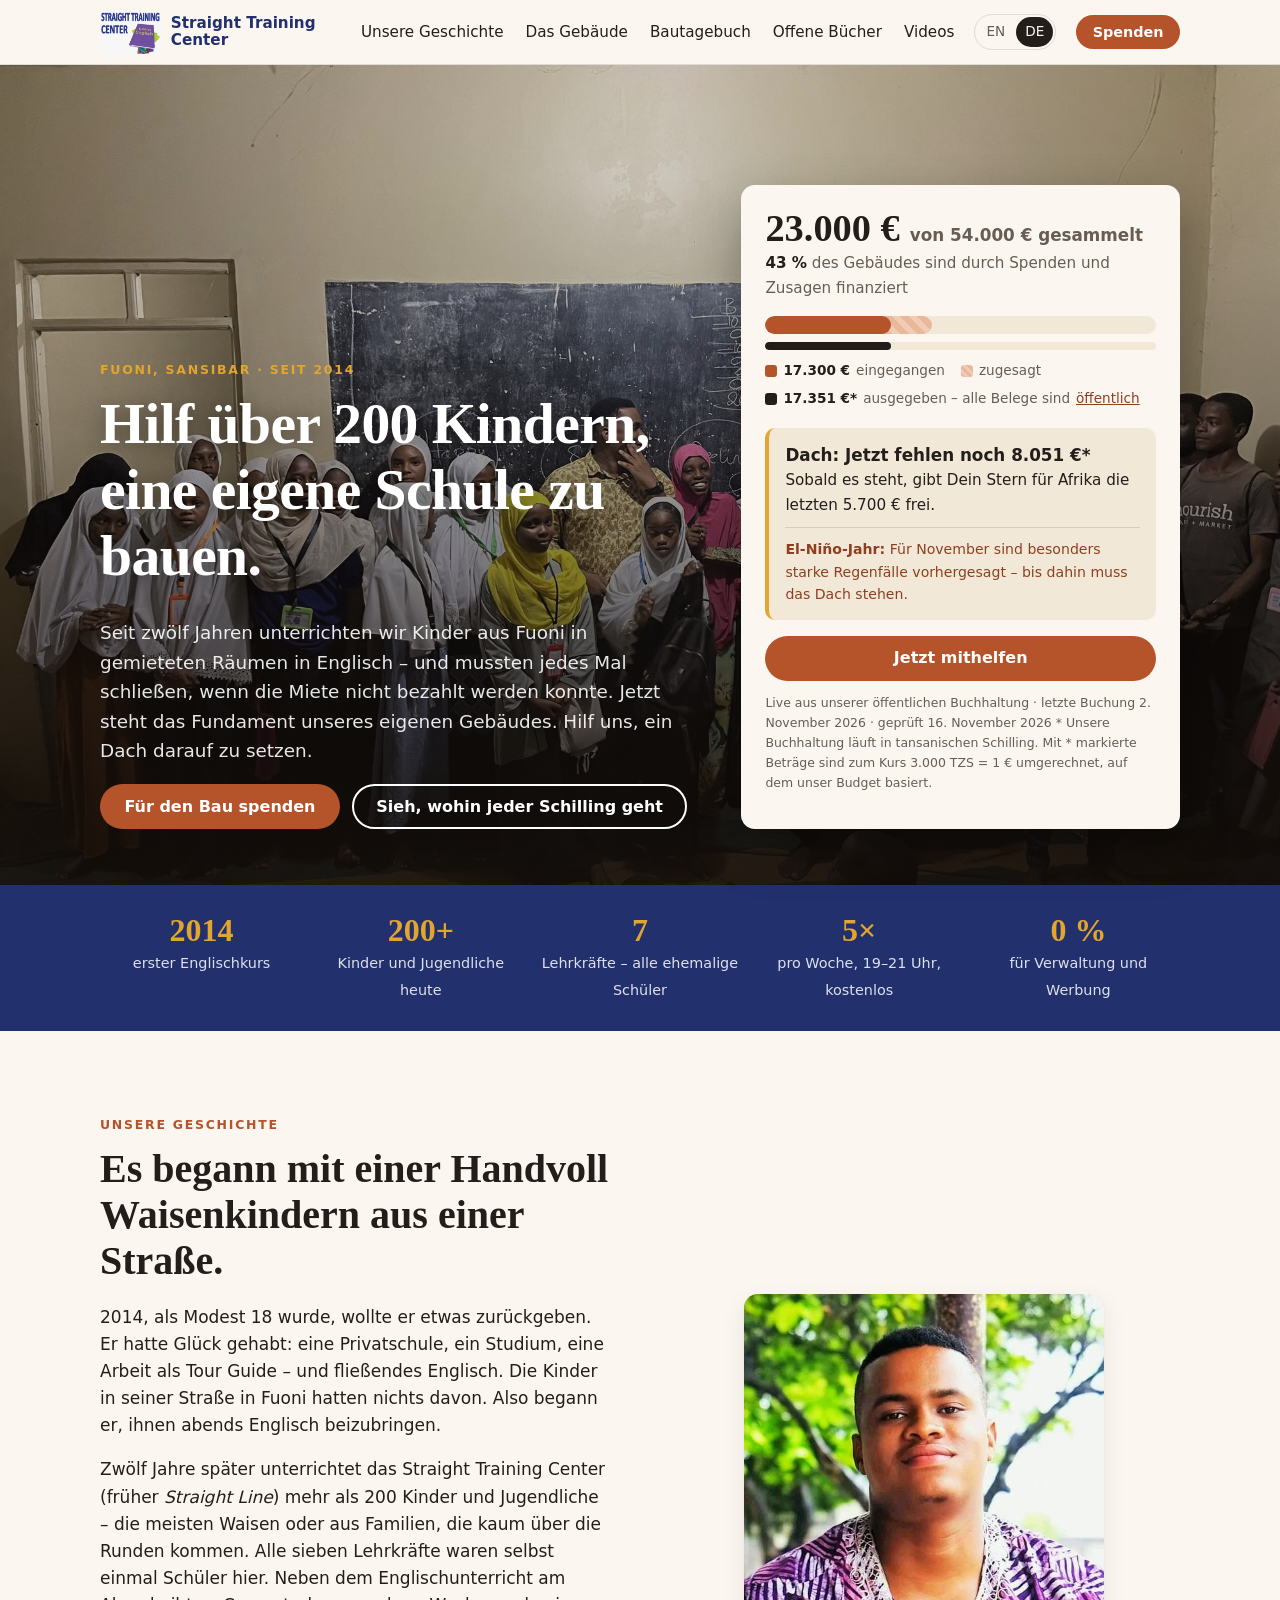
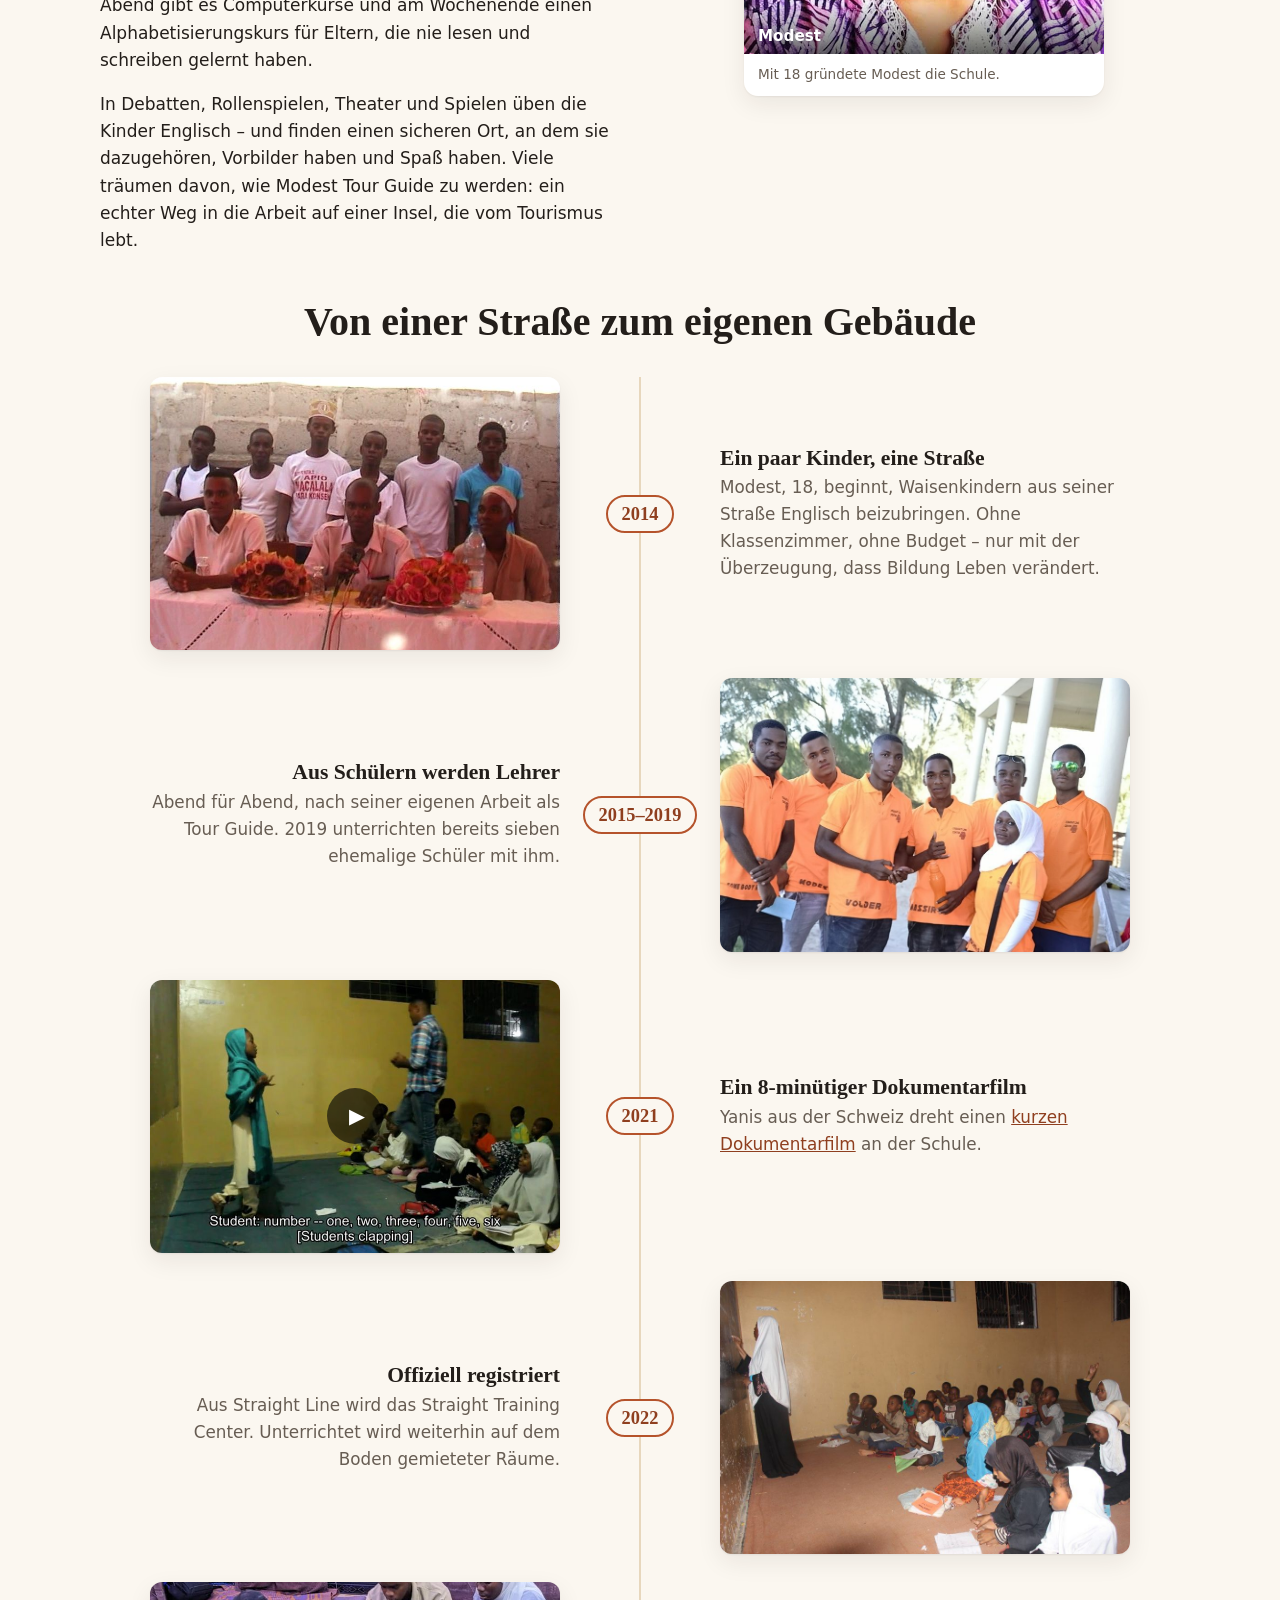
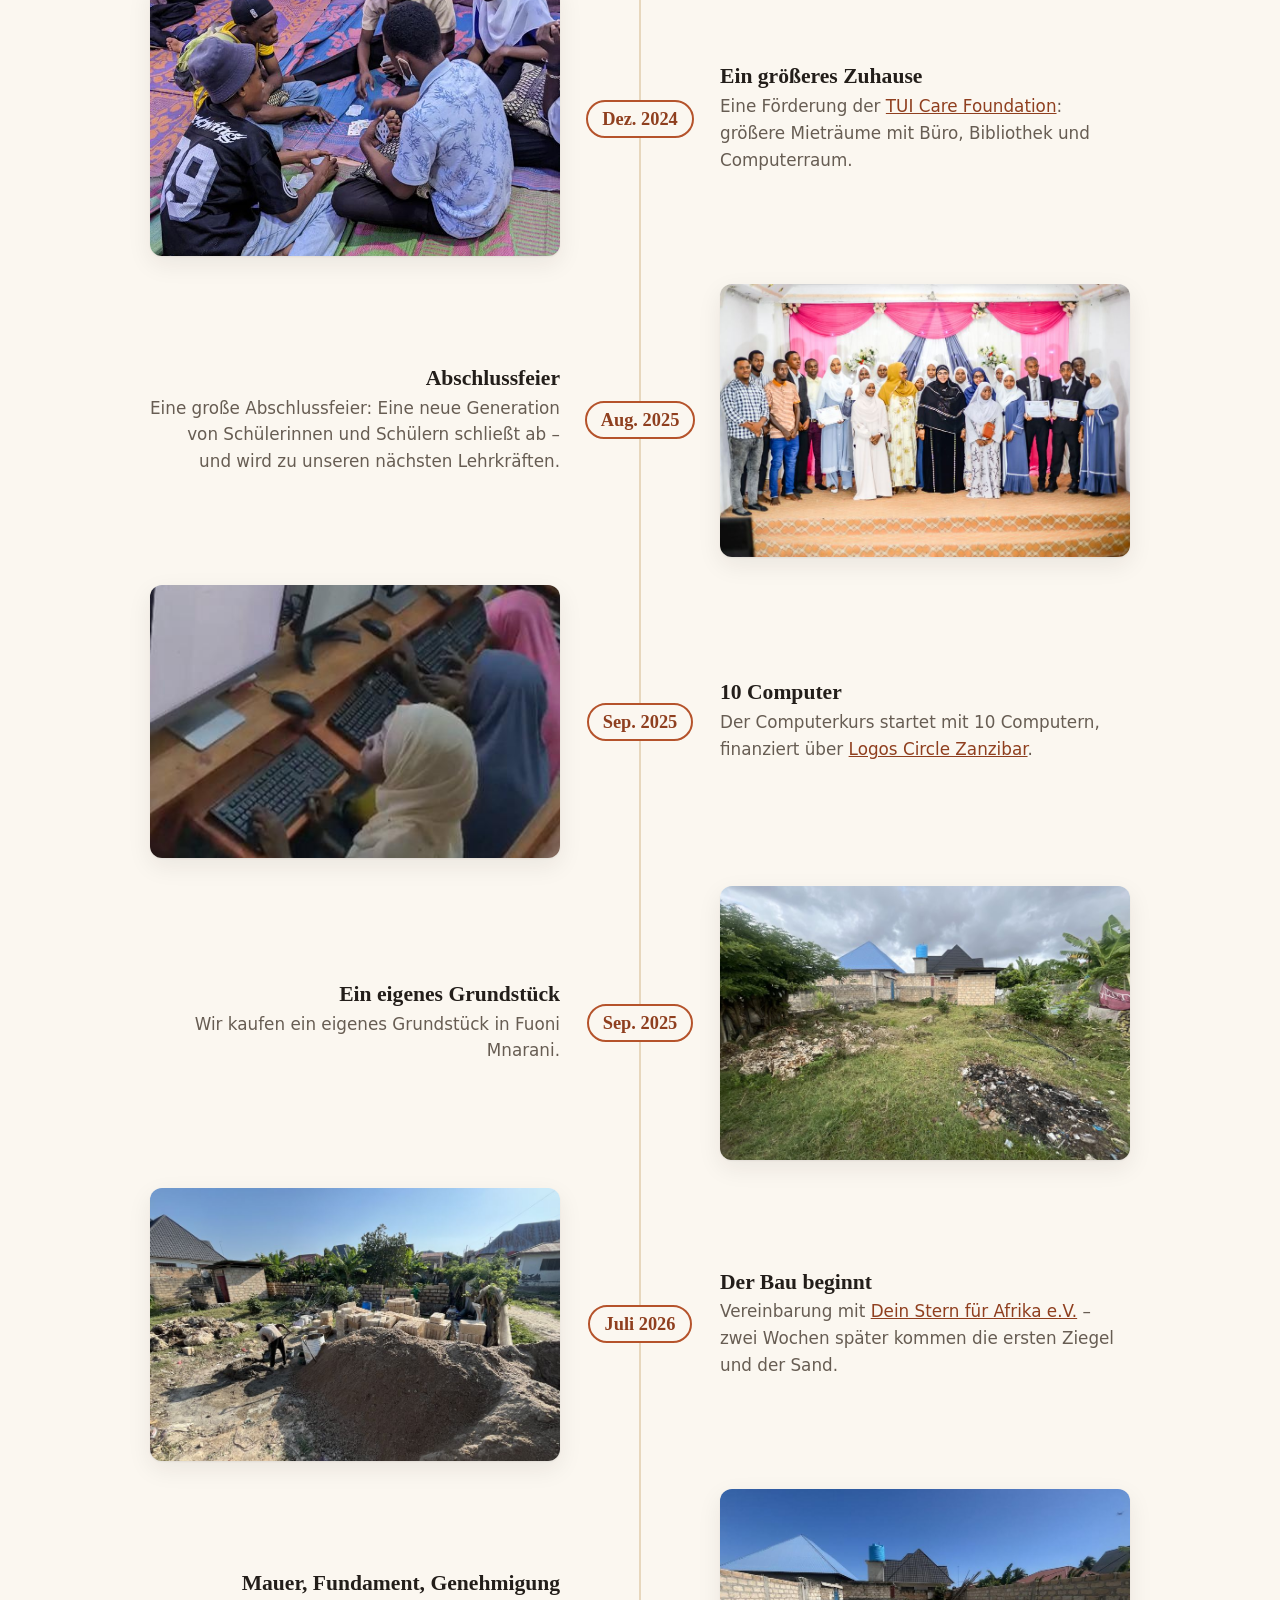
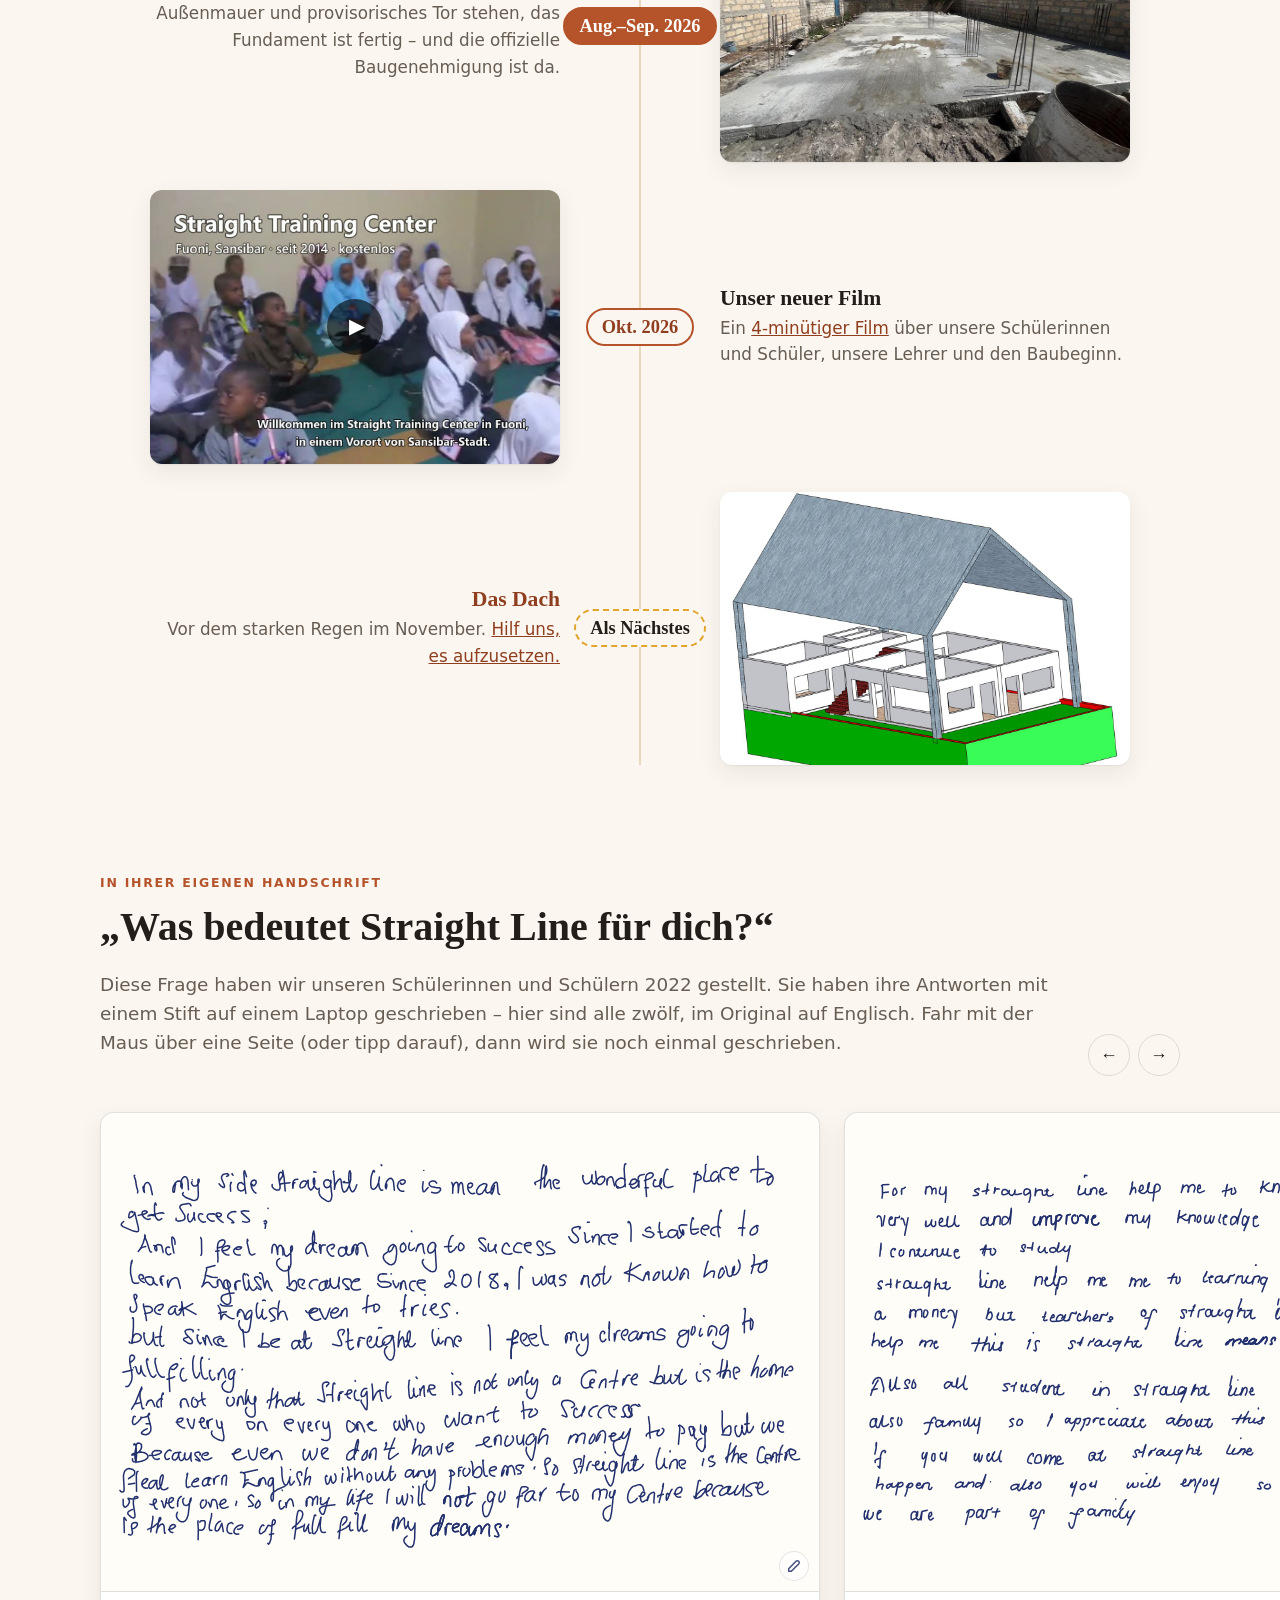
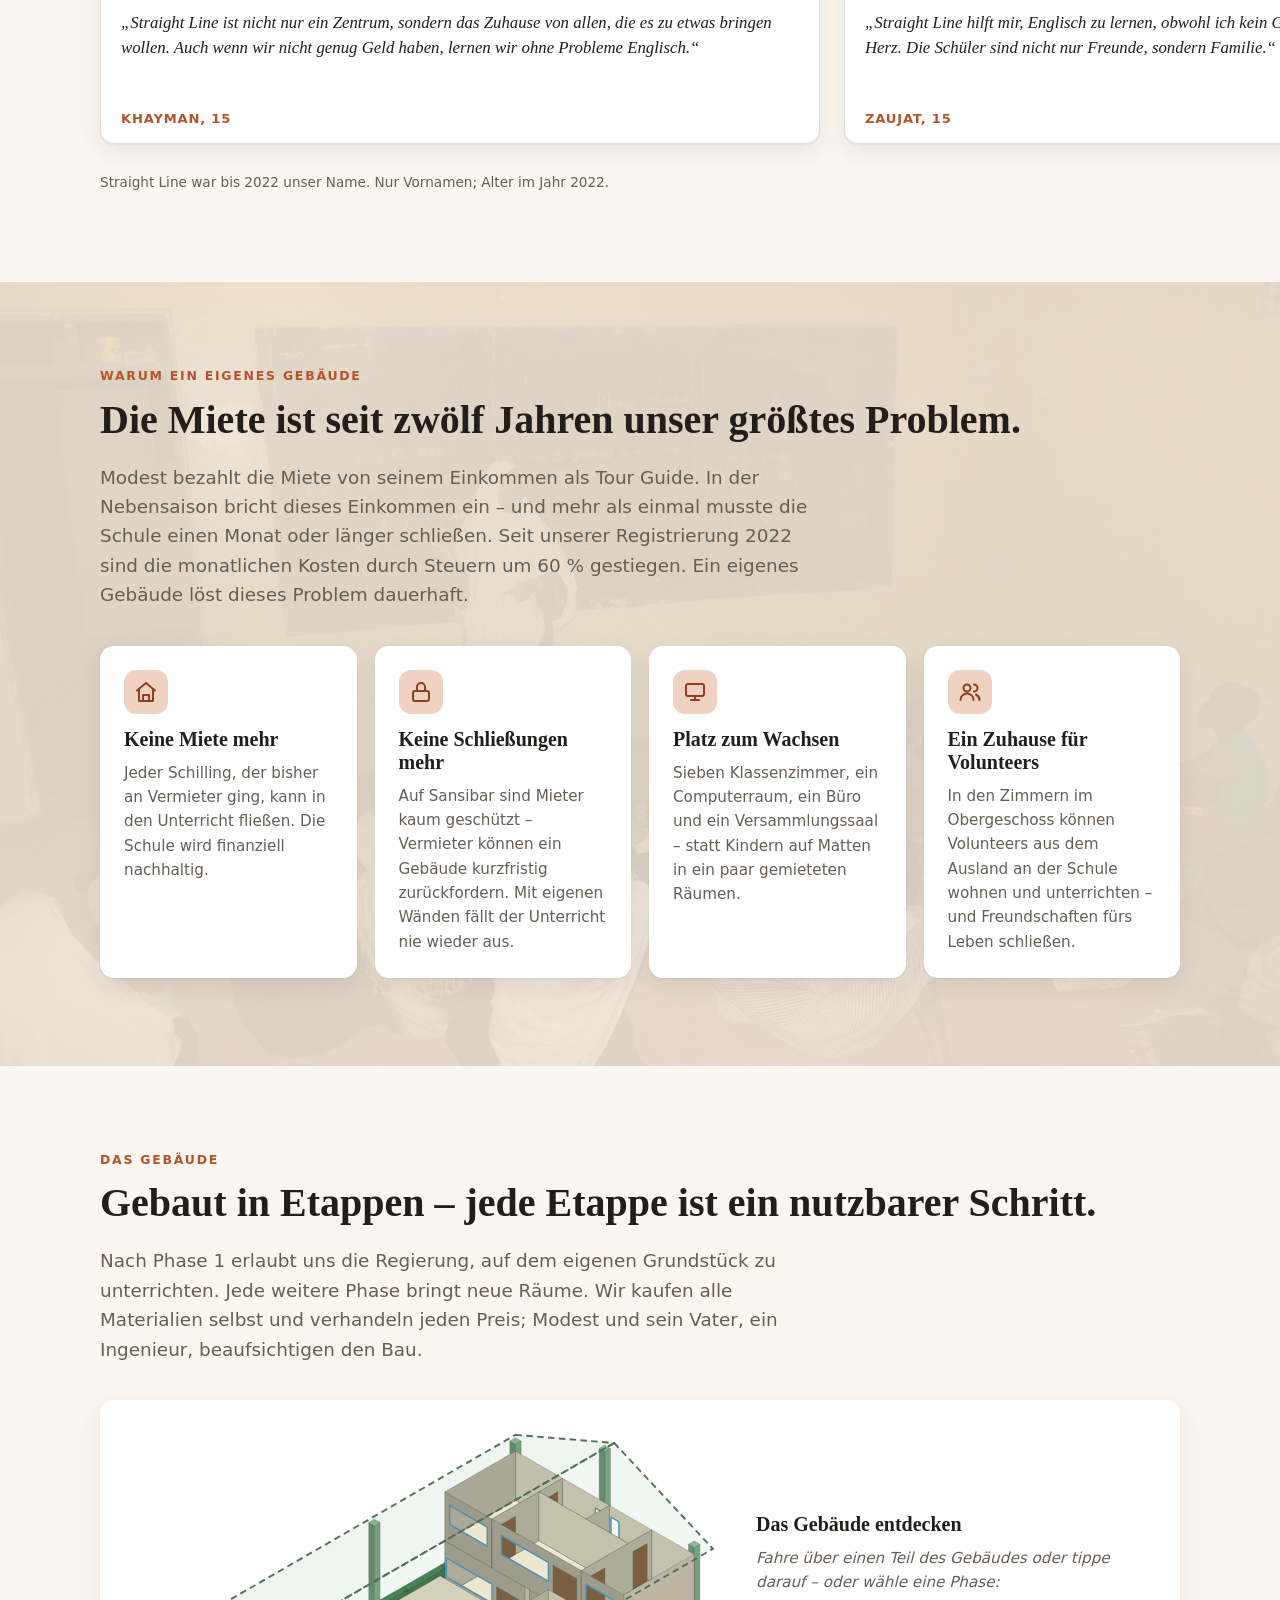
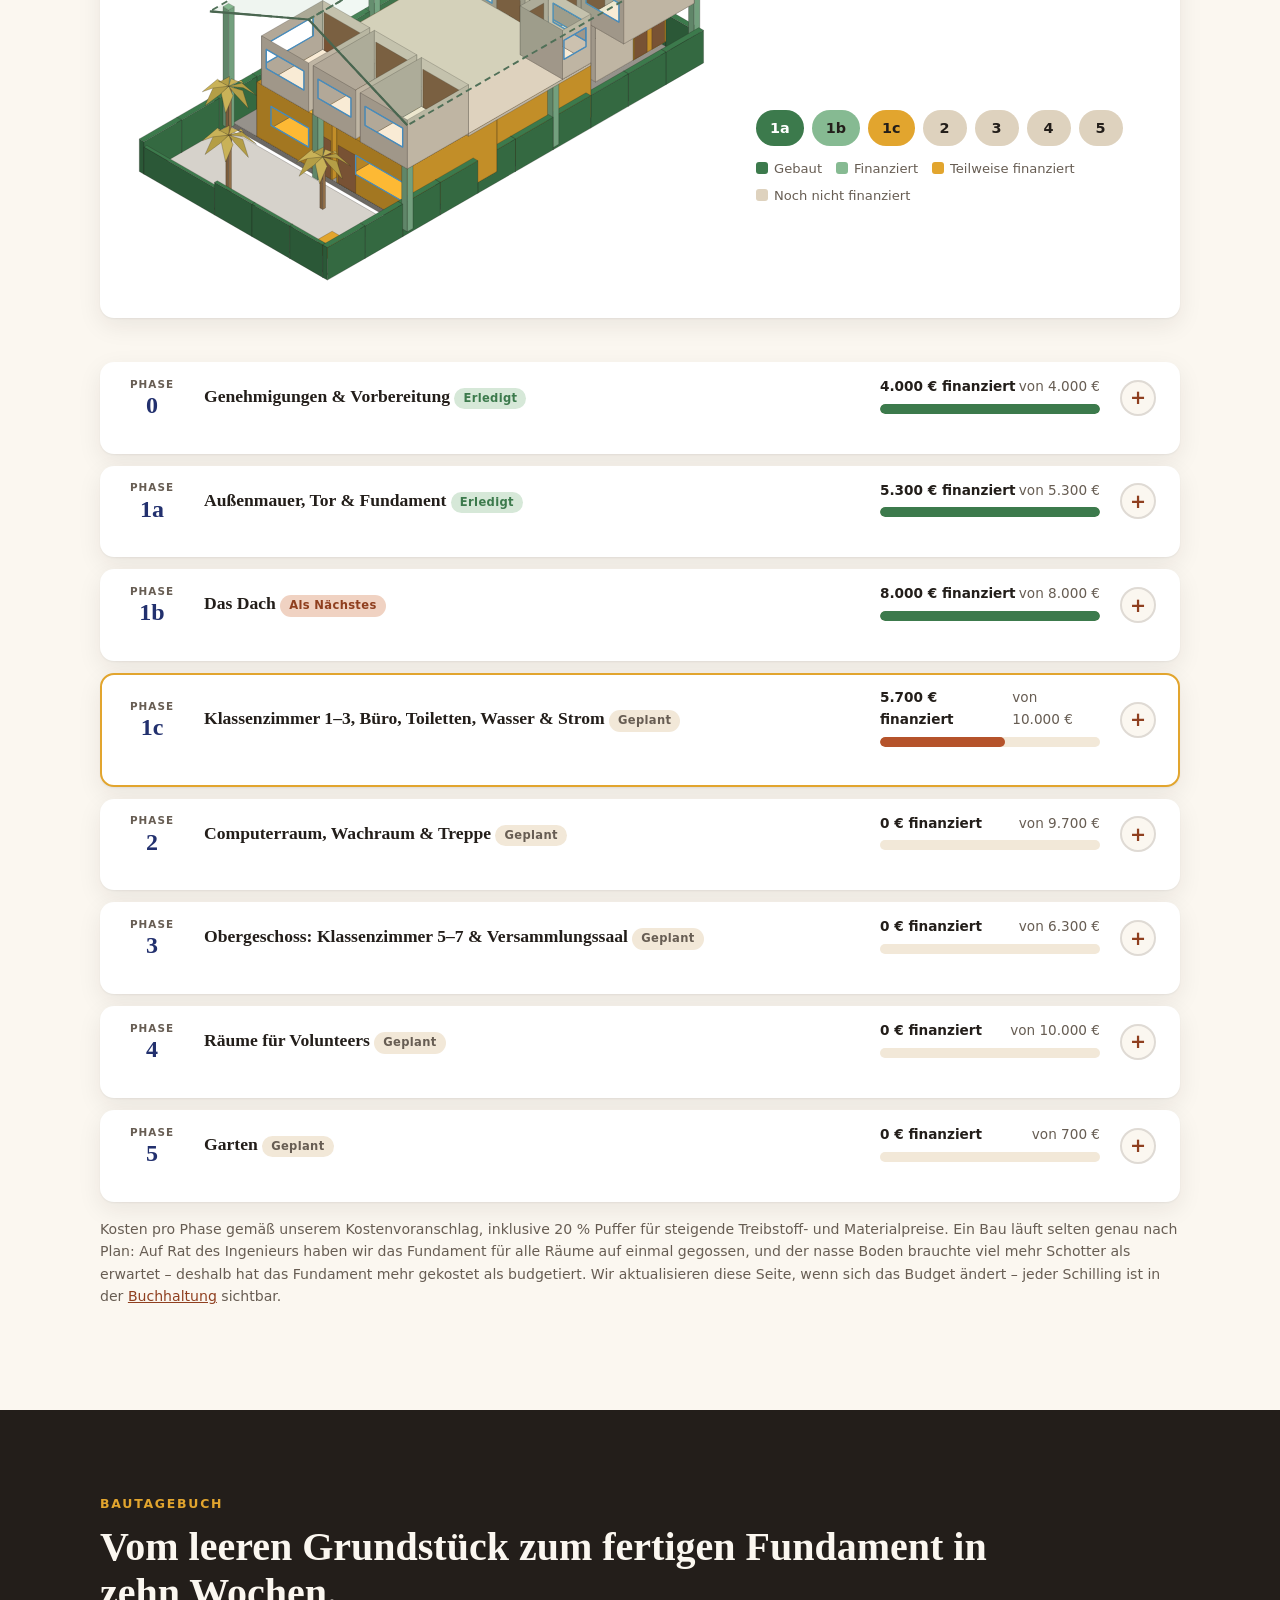
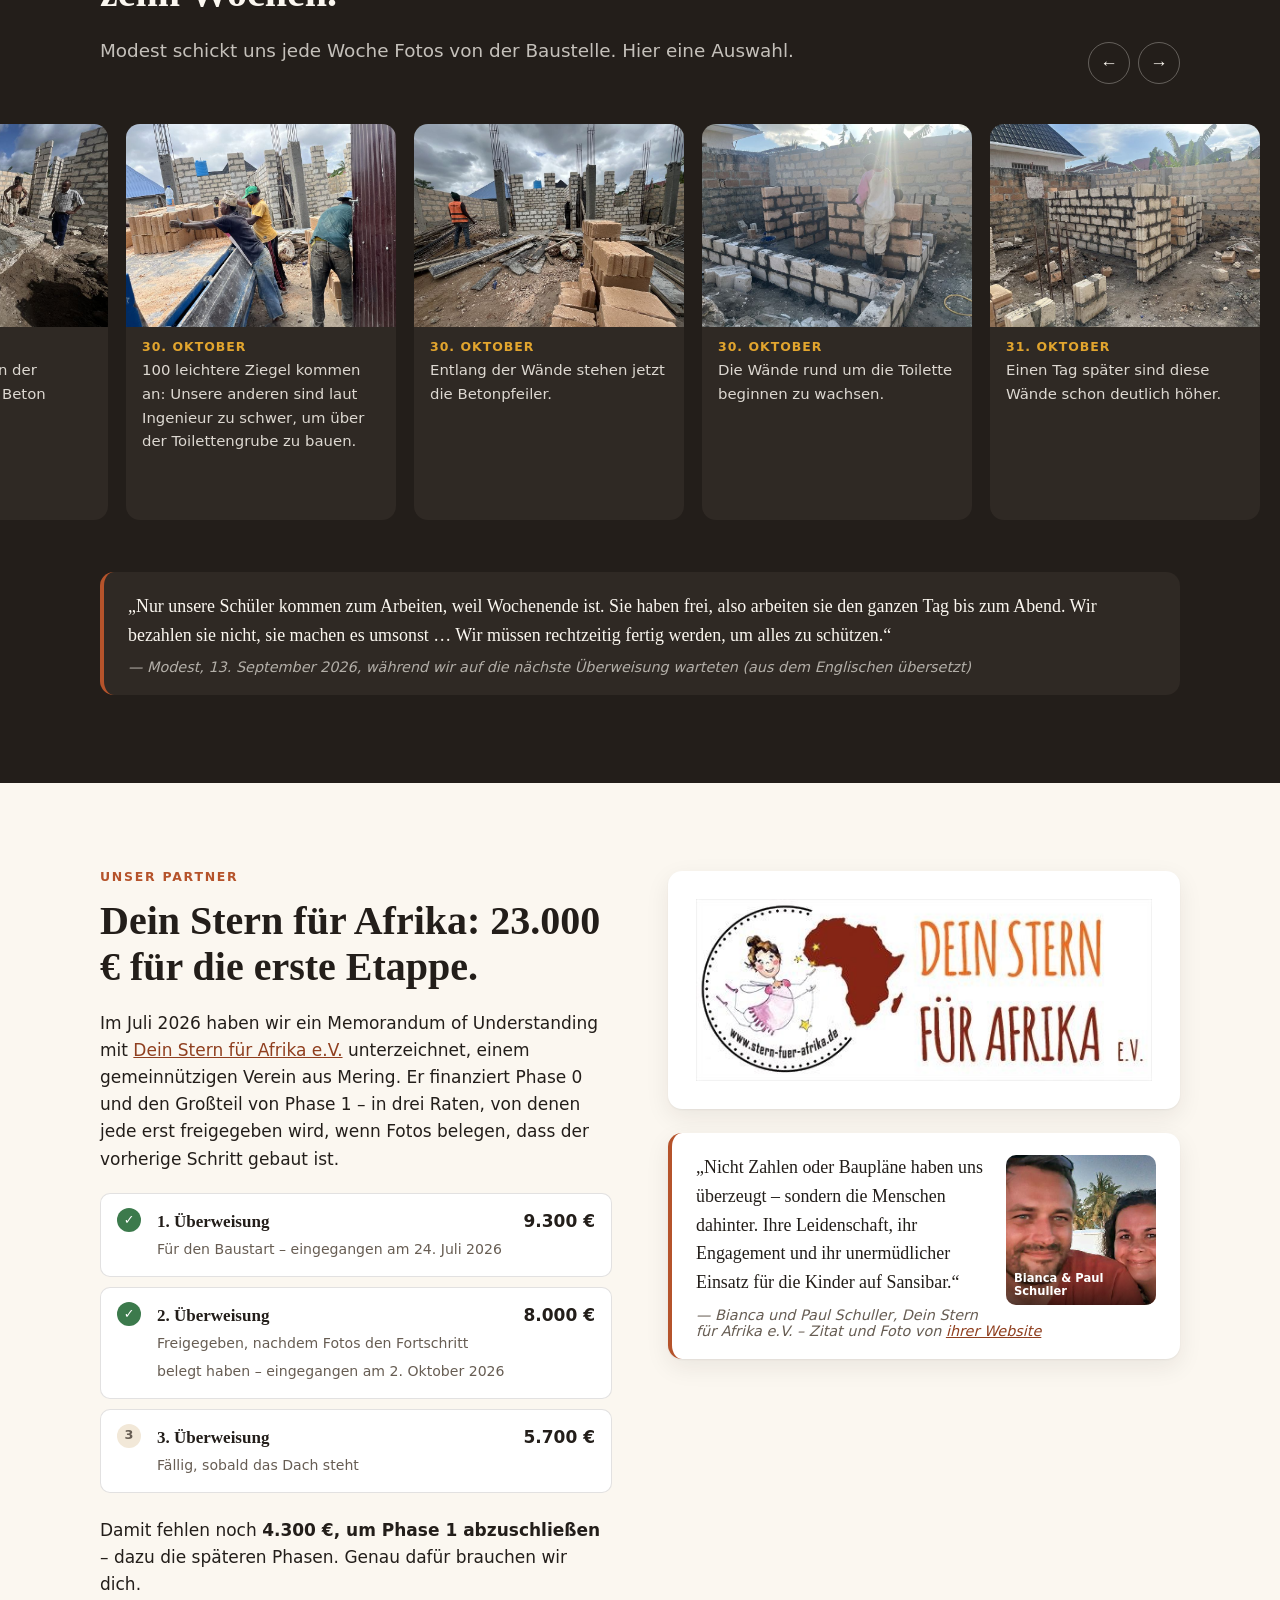
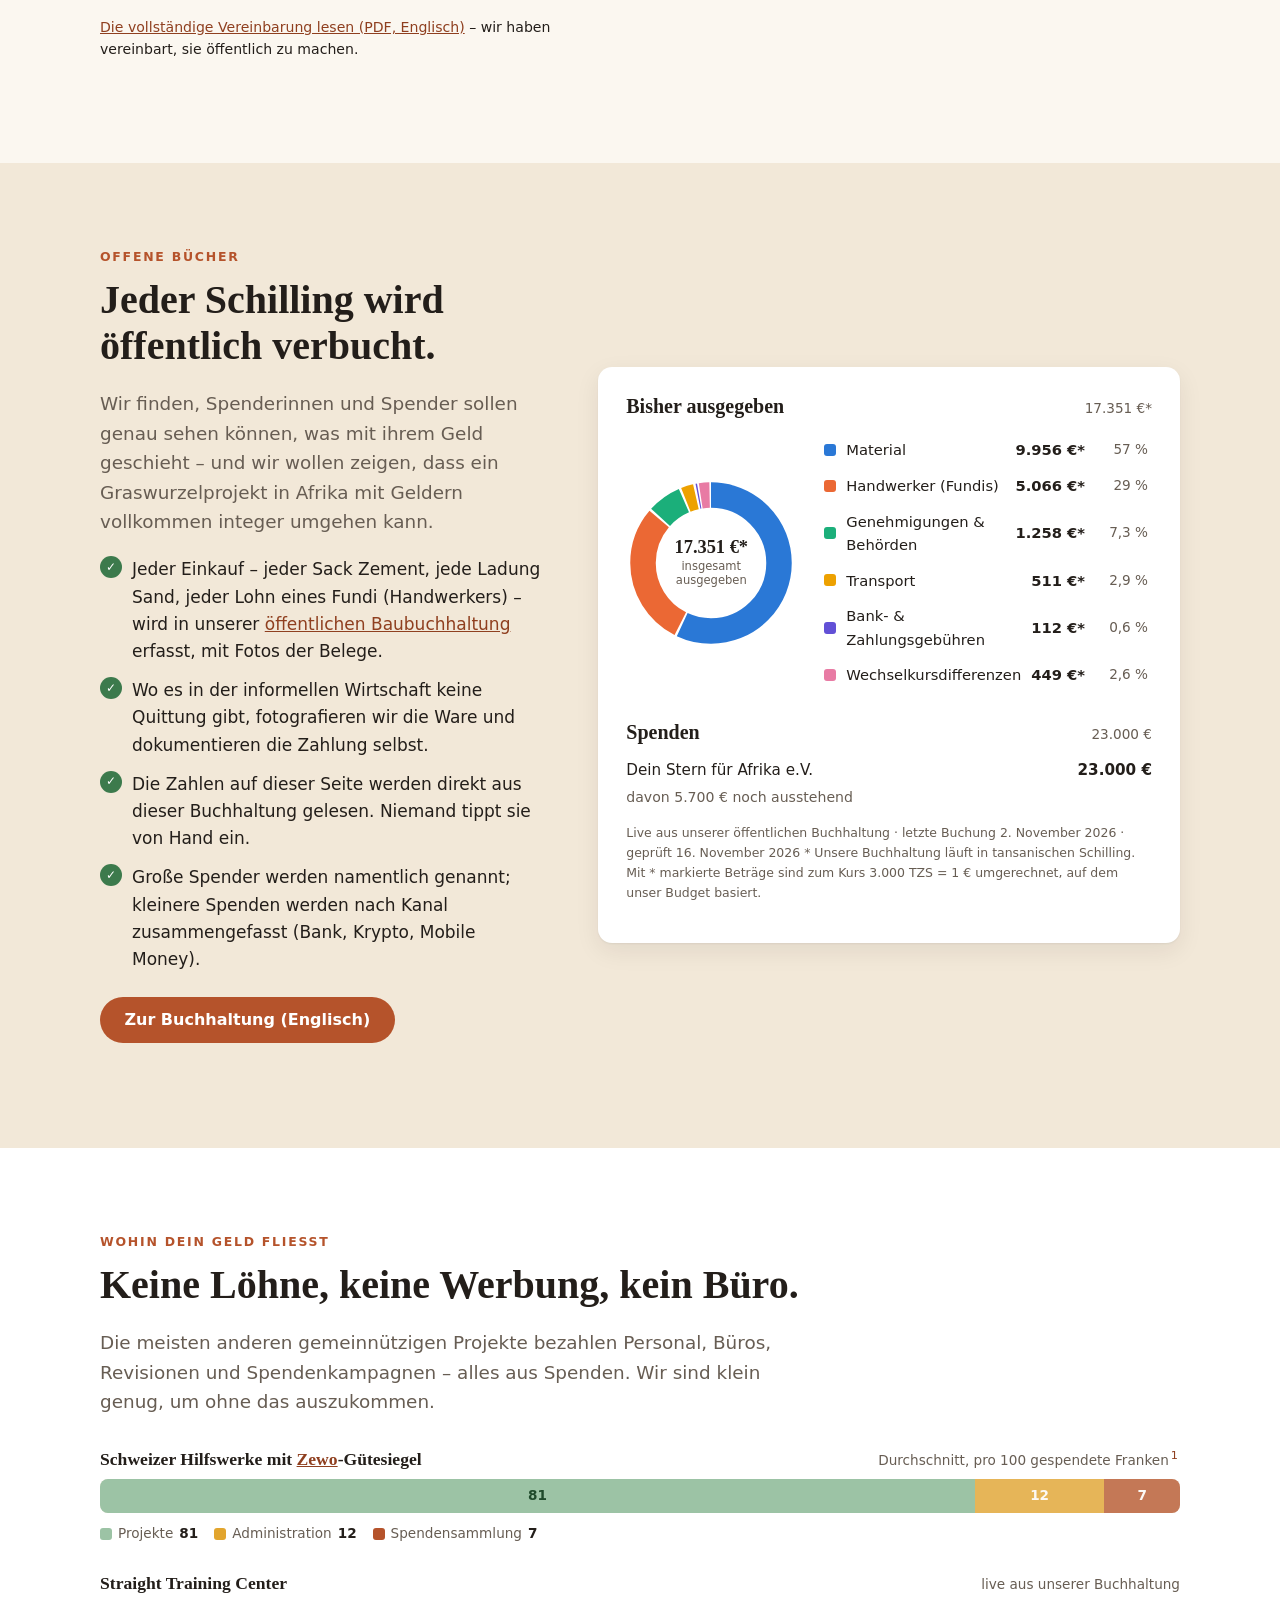
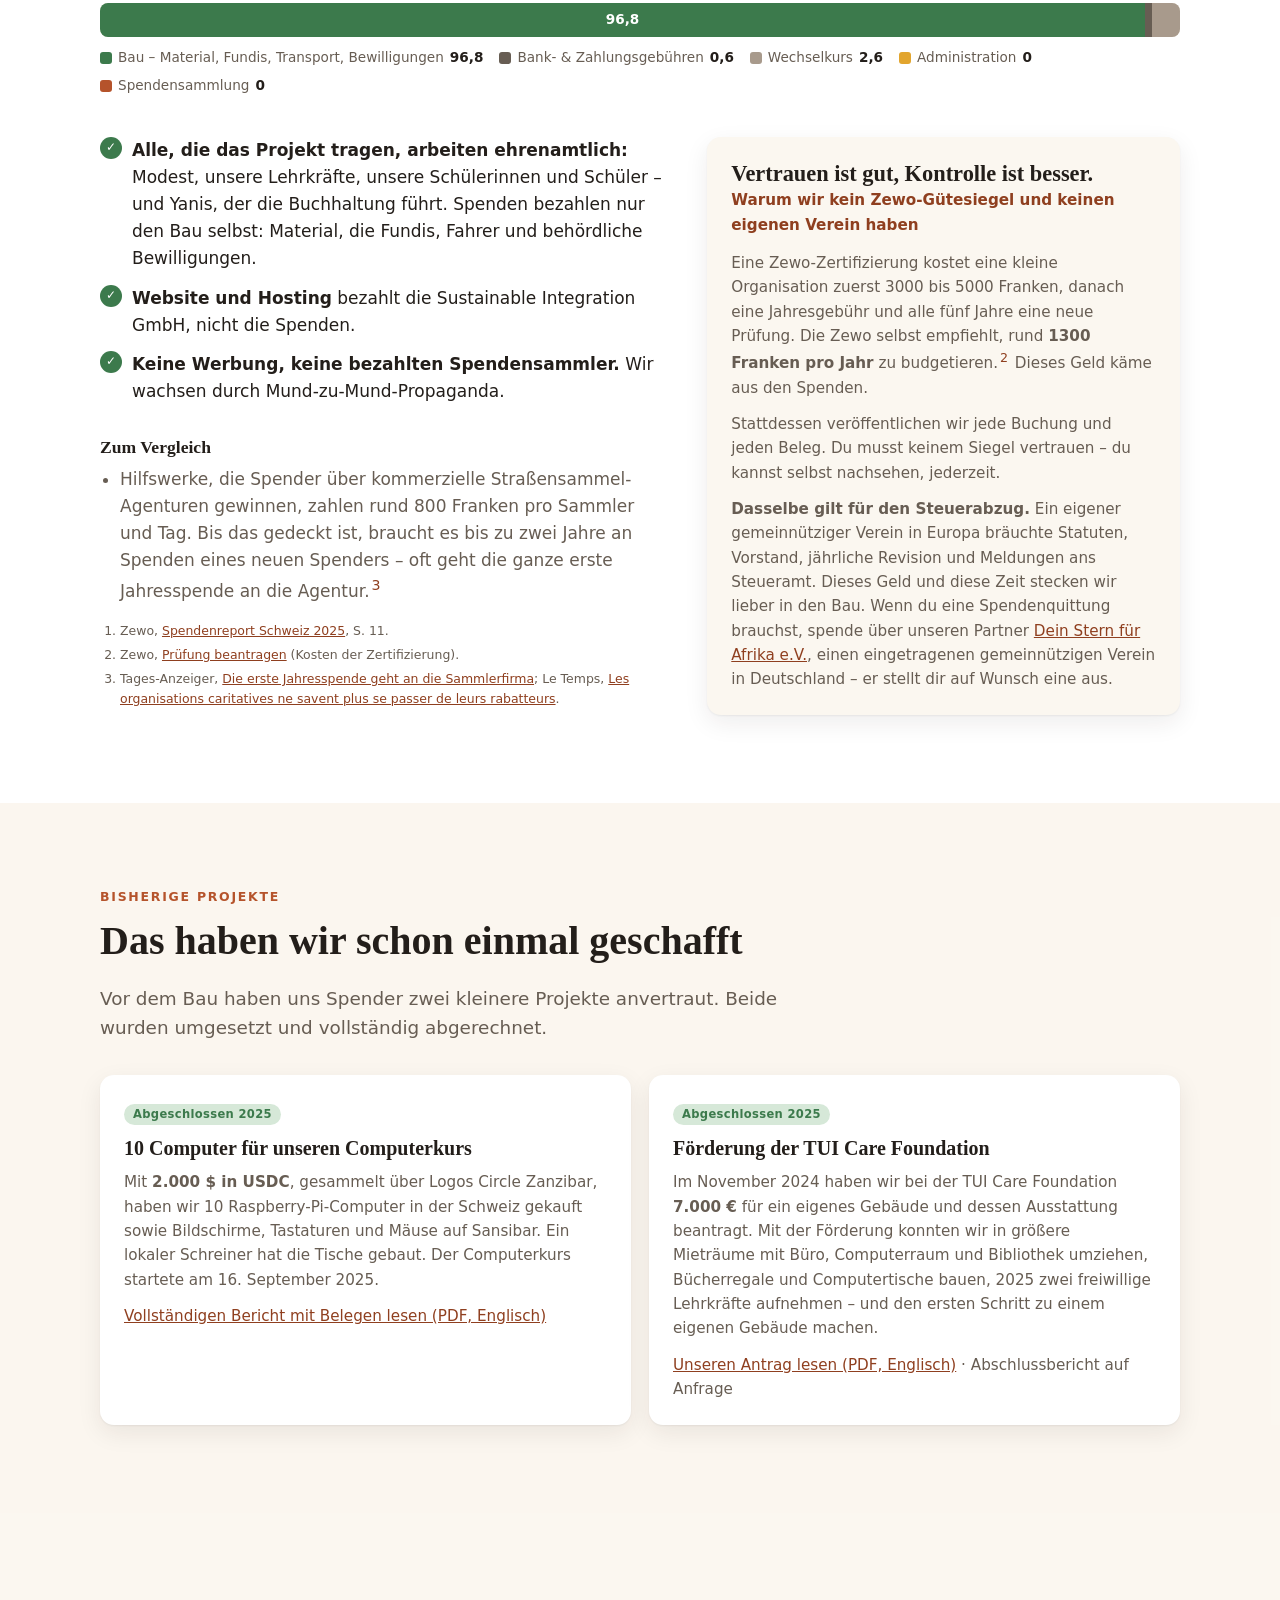
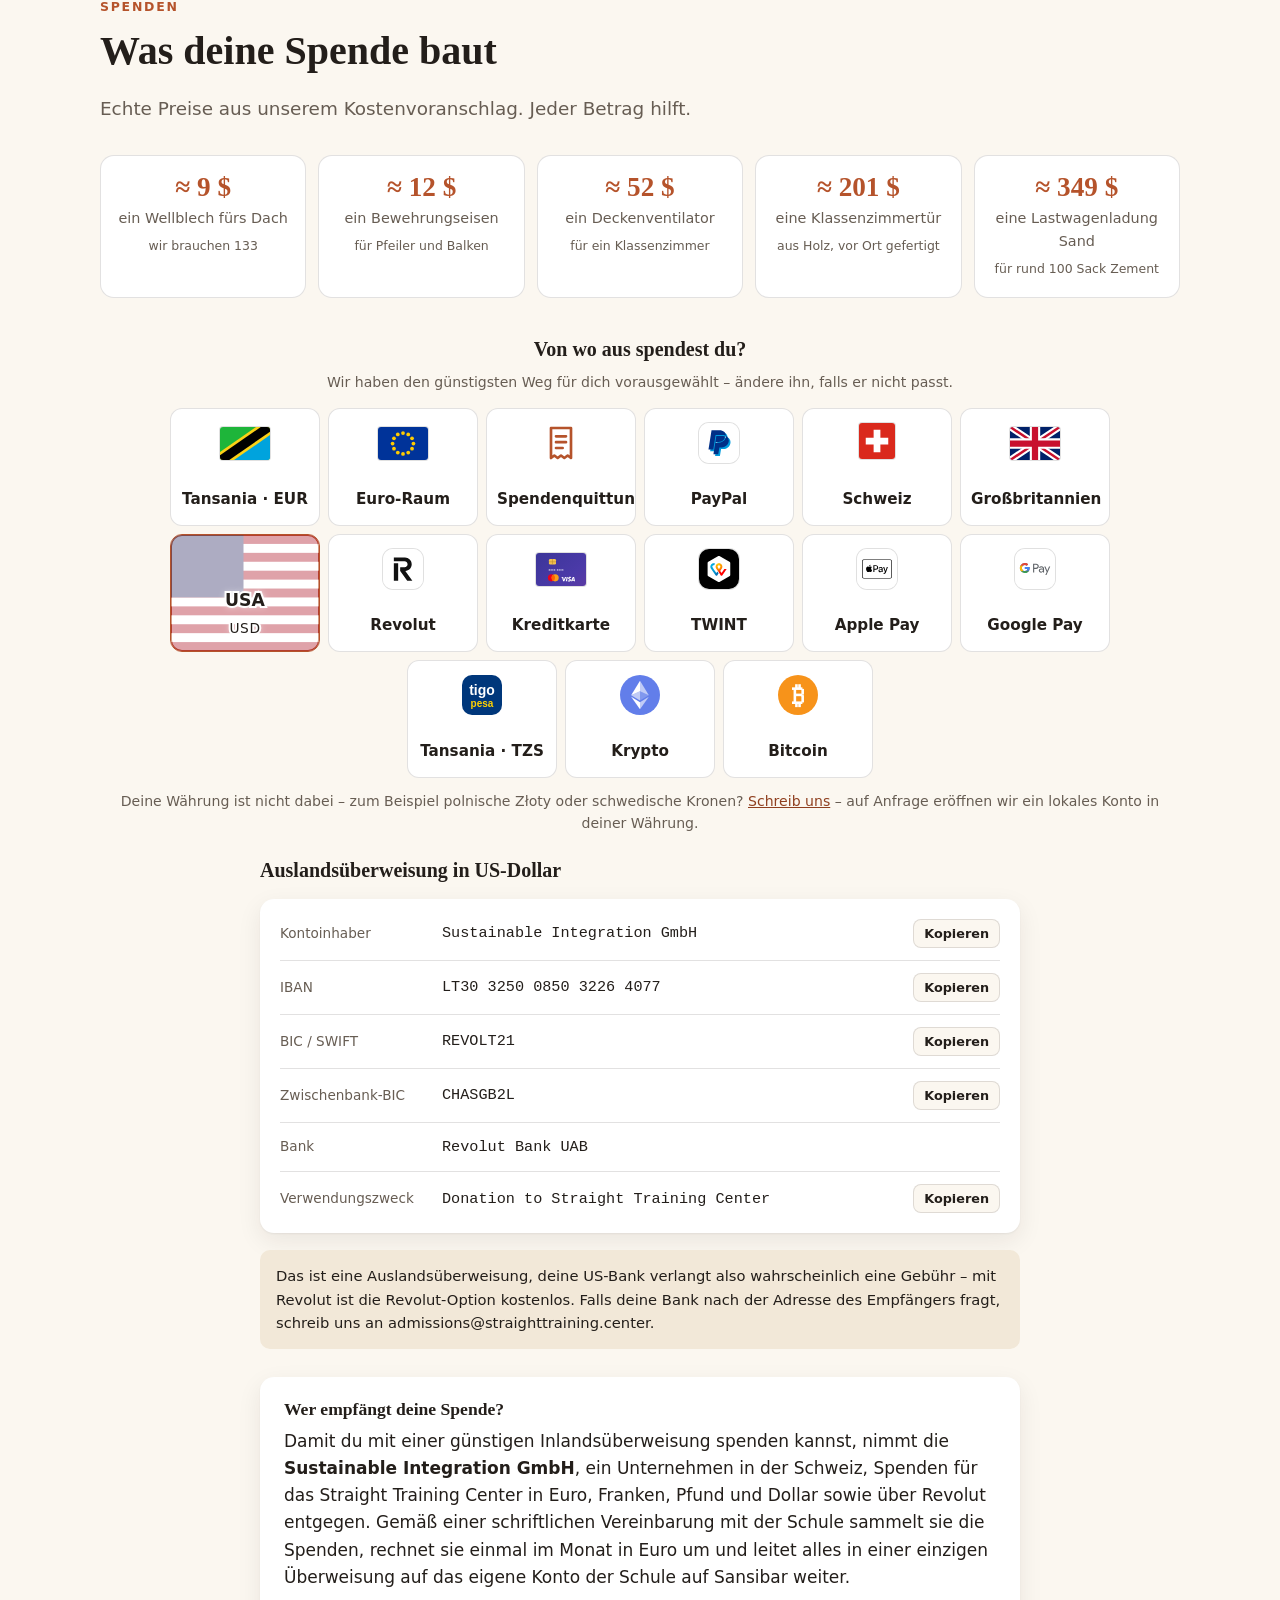
<file: de/index.html>
<!doctype html>
<html lang="de" data-base="../">
<head>
  <meta charset="utf-8">
  <meta name="viewport" content="width=device-width, initial-scale=1">
  <title>Unsere eigene Schule bauen – Straight Training Center, Sansibar</title>
  <meta name="description" content="Seit 12 Jahren unterrichtet das Straight Training Center über 200 Kinder in Fuoni, Sansibar, in Englisch – in gemieteten Räumen. Hilf uns, unser eigenes Gebäude fertigzustellen. Jeder Schilling wird öffentlich verbucht.">
  <meta property="og:title" content="Hilf uns, unsere eigene Schule auf Sansibar zu bauen">
  <meta property="og:description" content="Über 200 Kinder, 12 Jahre in gemieteten Räumen – das Fundament unserer eigenen Schule steht. Hilf uns, ein Dach darauf zu setzen.">
  <meta property="og:type" content="website">
  <meta property="og:url" content="https://donate.straighttraining.center/de/">
  <meta property="og:image" content="https://donate.straighttraining.center/assets/img/og-image.jpg">
  <meta property="og:image:width" content="1200">
  <meta property="og:image:height" content="630">
  <meta property="og:locale" content="de_DE">
  <meta name="twitter:card" content="summary_large_image">
  <link rel="canonical" href="https://donate.straighttraining.center/de/">
  <link rel="alternate" hreflang="en" href="https://donate.straighttraining.center/">
  <link rel="alternate" hreflang="de" href="https://donate.straighttraining.center/de/">
  <link rel="alternate" hreflang="x-default" href="https://donate.straighttraining.center/">
  <link rel="icon" href="../assets/img/logos/stc.jpg">
  <link rel="stylesheet" href="../assets/css/style.css?v=20261021k">
</head>
<body>

<header class="site-header">
  <div class="wrap">
    <a class="brand" href="#top"><img src="../assets/img/logos/stc.jpg" alt="Logo des Straight Training Center"><span>Straight Training<br>Center</span></a>
    <nav class="nav" aria-label="Hauptnavigation">
      <a href="#story">Unsere Geschichte</a>
      <a href="#building">Das Gebäude</a>
      <a href="#diary">Bautagebuch</a>
      <a href="#transparency">Offene Bücher</a>
      <a href="#life">Videos</a>
    </nav>
    <div class="lang" aria-label="Sprache"><a href="../" hreflang="en" lang="en">EN</a><span aria-current="true">DE</span></div>
    <a class="btn btn-primary btn-small" href="#donate">Spenden</a>
  </div>
</header>

<main id="top">

<!-- HERO -->
<section class="hero">
  <div class="hero-bg" role="img" aria-label="Schülerinnen, Schüler und Lehrkräfte des Straight Training Center in ihrem gemieteten Klassenzimmer"></div>
  <div class="wrap">
    <div>
      <span class="eyebrow">Fuoni, Sansibar · seit 2014</span>
      <h1>Hilf über 200 Kindern, eine eigene Schule zu bauen.</h1>
      <p class="lead">Seit zwölf Jahren unterrichten wir Kinder aus Fuoni in gemieteten Räumen in Englisch – und mussten jedes Mal schließen, wenn die Miete nicht bezahlt werden konnte. Jetzt steht das Fundament unseres eigenen Gebäudes. Hilf uns, ein Dach darauf zu setzen.</p>
      <div class="hero-actions">
        <a class="btn btn-primary" href="#donate">Für den Bau spenden</a>
        <a class="btn btn-ghost" href="#transparency">Sieh, wohin jeder Schilling geht</a>
      </div>
    </div>

    <aside class="progress-card" aria-labelledby="progress-title">
      <h2 id="progress-title" class="sr-only">Finanzierungsstand</h2>
      <div class="big-row"><span class="big" data-committed>…</span> <span class="of-goal">von <span data-goal>54.000 €</span> gesammelt</span></div>
      <div class="of"><b data-pct></b> des Gebäudes sind durch Spenden und Zusagen finanziert</div>
      <div class="bar" role="img" aria-label="Fortschrittsbalken der Finanzierung"><i class="committed"></i><i class="received"></i></div>
      <div class="bar spent" aria-hidden="true"><i class="spent-fill"></i></div>
      <ul class="legend">
        <li><span class="swatch received"></span><b data-received>…</b> eingegangen</li>
        <li><span class="swatch committed"></span>zugesagt</li>
        <li><span class="swatch spent"></span><b data-spent>…</b> ausgegeben – alle Belege sind <a href="#transparency">öffentlich</a></li>
      </ul>
      <div class="next-milestone" data-next-milestone><strong>Dach: Jetzt fehlen noch 3.781 €*</strong><span>Sobald es steht, gibt Dein Stern für Afrika die letzten 5.700 € frei.</span><em class="rain"><b>El-Niño-Jahr:</b> Für November sind besonders starke Regenfälle vorhergesagt – bis dahin muss das Dach stehen.</em></div>
      <a class="btn btn-primary" href="#donate">Jetzt mithelfen</a>
      <p class="source-note"><span data-updated>Live aus unserer öffentlichen Buchhaltung.</span> <span data-rate-note></span></p>
    </aside>
  </div>
</section>

<div class="stats">
  <div class="wrap">
    <ul>
      <li><b>2014</b><span>erster Englischkurs</span></li>
      <li><b>200+</b><span>Kinder und Jugendliche heute</span></li>
      <li><b>7</b><span>Lehrkräfte – alle ehemalige Schüler</span></li>
      <li><b>5×</b><span>pro Woche, 19–21 Uhr, kostenlos</span></li>
      <li><a href="#overhead"><b>0 %</b><span>für Verwaltung und Werbung</span></a></li>
    </ul>
  </div>
</div>

<!-- STORY -->
<section id="story">
  <div class="wrap split">
    <div>
      <span class="eyebrow">Unsere Geschichte</span>
      <h2>Es begann mit einer Handvoll Waisenkindern aus einer Straße.</h2>
      <p>2014, als Modest 18 wurde, wollte er etwas zurückgeben. Er hatte Glück gehabt: eine Privatschule, ein Studium, eine Arbeit als Tour Guide – und fließendes Englisch. Die Kinder in seiner Straße in Fuoni hatten nichts davon. Also begann er, ihnen abends Englisch beizubringen.</p>
      <p>Zwölf Jahre später unterrichtet das Straight Training Center (früher <em>Straight Line</em>) mehr als 200 Kinder und Jugendliche – die meisten Waisen oder aus Familien, die kaum über die Runden kommen. Alle sieben Lehrkräfte waren selbst einmal Schüler hier. Neben dem Englischunterricht am Abend gibt es Computerkurse und am Wochenende einen Alphabetisierungskurs für Eltern, die nie lesen und schreiben gelernt haben.</p>
      <p>In Debatten, Rollenspielen, Theater und Spielen üben die Kinder Englisch – und finden einen sicheren Ort, an dem sie dazugehören, Vorbilder haben und Spaß haben. Viele träumen davon, wie Modest Tour Guide zu werden: ein echter Weg in die Arbeit auf einer Insel, die vom Tourismus lebt.</p>
    </div>
    <div class="photo-stack has-portrait">
      <figure class="photo portrait"><span class="pic"><img src="../assets/img/photos/modest-portrait.jpg" alt="Modest, Gründer des Straight Training Center" loading="lazy" width="712" height="712"><span class="name-tag">Modest</span></span><figcaption>Mit 18 gründete Modest die Schule.</figcaption></figure>
    </div>
  </div>
  <div class="wrap timeline-wrap">
    <h2 class="timeline-head">Von einer Straße zum eigenen Gebäude</h2>
    <ol class="timeline">
      <li class="tl-item side-a has-photo"><span class="tl-year">2014</span><div class="tl-text"><h3>Ein paar Kinder, eine Straße</h3><p>Modest, 18, beginnt, Waisenkindern aus seiner Straße Englisch beizubringen. Ohne Klassenzimmer, ohne Budget – nur mit der Überzeugung, dass Bildung Leben verändert.</p></div><figure class="tl-photo"><img src="../assets/img/photos/tl-2014.jpg" alt="Modest, Nassir und einige der ersten Schüler im Jahr 2014" loading="lazy"></figure></li>
      <li class="tl-item side-b has-photo"><span class="tl-year">2015–2019</span><div class="tl-text"><h3>Aus Schülern werden Lehrer</h3><p>Abend für Abend, nach seiner eigenen Arbeit als Tour Guide. 2019 unterrichten bereits sieben ehemalige Schüler mit ihm.</p></div><figure class="tl-photo"><img src="../assets/img/photos/tl-2019-teachers.jpg" alt="Die sieben Lehrkräfte 2019 in ihren orangen Straight-Line-Shirts" loading="lazy"></figure></li>
      <li class="tl-item side-a has-photo video"><span class="tl-year">2021</span><div class="tl-text"><h3>Ein 8-minütiger Dokumentarfilm</h3><p>Yanis aus der Schweiz dreht einen <a href="#life">kurzen Dokumentarfilm</a> an der Schule.</p></div><a class="tl-photo tl-video" href="#life" aria-label="Dokumentarfilm ansehen"><img src="../assets/img/photos/tl-documentary.jpg" alt="Anfangsbild des Dokumentarfilms" loading="lazy"><span class="tl-play" aria-hidden="true">▶</span></a></li>
      <li class="tl-item side-b has-photo"><span class="tl-year">2022</span><div class="tl-text"><h3>Offiziell registriert</h3><p>Aus Straight Line wird das Straight Training Center. Unterrichtet wird weiterhin auf dem Boden gemieteter Räume.</p></div><figure class="tl-photo"><img src="../assets/img/photos/tl-2022-class.jpg" alt="Ein Abendkurs im März 2022, die Kinder sitzen auf dem Boden eines gemieteten Raums" loading="lazy"></figure></li>
      <li class="tl-item side-a has-photo minor"><span class="tl-year">Dez. 2024</span><div class="tl-text"><h3>Ein größeres Zuhause</h3><p>Eine Förderung der <a href="#track-record">TUI Care Foundation</a>: größere Mieträume mit Büro, Bibliothek und Computerraum.</p></div><figure class="tl-photo"><img src="../assets/img/photos/tl-2024-home.jpg" alt="Schülerinnen und Schüler spielen Karten auf dem Boden der größeren Mieträume" loading="lazy"></figure></li>
      <li class="tl-item side-b has-photo"><span class="tl-year">Aug. 2025</span><div class="tl-text"><h3>Abschlussfeier</h3><p>Eine große Abschlussfeier: Eine neue Generation von Schülerinnen und Schülern schließt ab – und wird zu unseren nächsten Lehrkräften.</p></div><figure class="tl-photo"><img src="../assets/img/photos/tl-2025-graduation-photo-dominic-wiegand.jpg" alt="Absolventen, Lehrkräfte und Gäste auf der Bühne der Abschlussfeier" title="Foto: Dominic Wiegand" loading="lazy"></figure></li>
      <li class="tl-item side-a has-photo"><span class="tl-year">Sep. 2025</span><div class="tl-text"><h3>10 Computer</h3><p>Der Computerkurs startet mit 10 Computern, finanziert über <a href="#track-record">Logos Circle Zanzibar</a>.</p></div><figure class="tl-photo"><img src="../assets/img/photos/computer-class.jpg" alt="Schülerinnen und Schüler im Computerkurs" loading="lazy"></figure></li>
      <li class="tl-item side-b has-photo minor"><span class="tl-year">Sep. 2025</span><div class="tl-text"><h3>Ein eigenes Grundstück</h3><p>Wir kaufen ein eigenes Grundstück in Fuoni Mnarani.</p></div><figure class="tl-photo"><img src="../assets/img/photos/tl-plot.jpg" alt="Unser Grundstück in Fuoni Mnarani vor Baubeginn" loading="lazy"></figure></li>
      <li class="tl-item side-a has-photo"><span class="tl-year">Juli 2026</span><div class="tl-text"><h3>Der Bau beginnt</h3><p>Vereinbarung mit <a href="#partner">Dein Stern für Afrika e.V.</a> – zwei Wochen später kommen die ersten Ziegel und der Sand.</p></div><figure class="tl-photo"><img src="../assets/img/photos/tl-first-day.jpg" alt="Der erste Bautag: Ziegel und Sand auf dem Grundstück" loading="lazy"></figure></li>
      <li class="tl-item side-b has-photo now"><span class="tl-year">Aug.–Sep. 2026</span><div class="tl-text"><h3>Mauer, Fundament, Genehmigung</h3><p>Außenmauer und provisorisches Tor stehen, das Fundament ist fertig – und die offizielle Baugenehmigung ist da.</p></div><figure class="tl-photo"><img src="../assets/img/photos/d-2026-09-18-foundation-complete.jpg" alt="Das fertige Betonfundament" loading="lazy"></figure></li>
      <li class="tl-item side-a has-photo video"><span class="tl-year">Okt. 2026</span><div class="tl-text"><h3>Unser neuer Film</h3><p>Ein <a href="#life">4-minütiger Film</a> über unsere Schülerinnen und Schüler, unsere Lehrer und den Baubeginn.</p></div><a class="tl-photo tl-video" href="#life" aria-label="Film ansehen"><img src="../assets/video/stc-film-de-poster.jpg" alt="Anfangsbild des Films" loading="lazy" style="object-position:left center"><span class="tl-play" aria-hidden="true">▶</span></a></li>
      <li class="tl-item side-b has-photo next"><span class="tl-year">Als Nächstes</span><div class="tl-text"><h3>Das Dach</h3><p>Vor dem starken Regen im November. <a href="#donate">Hilf uns, es aufzusetzen.</a></p></div><figure class="tl-photo"><img src="../assets/img/plan-phase1-roof.jpg" alt="3D-Zeichnung von Phase 1: das Erdgeschoss unter einem großen Dach" loading="lazy"></figure></li>
    </ol>
  </div>
</section>

<!-- STUDENT VOICES -->
<section class="voices" id="voices">
  <div class="wrap diary-head">
    <div>
      <span class="eyebrow">In ihrer eigenen Handschrift</span>
      <h2>„Was bedeutet Straight Line für dich?“</h2>
      <p class="lead">Diese Frage haben wir unseren Schülerinnen und Schülern 2022 gestellt. Sie haben ihre Antworten mit einem Stift auf einem Laptop geschrieben – hier sind alle zwölf, im Original auf Englisch. Fahr mit der Maus über eine Seite (oder tipp darauf), dann wird sie noch einmal geschrieben.</p>
    </div>
    <div class="diary-controls"><button data-vscroll="-1" aria-label="Zurück">←</button><button data-vscroll="1" aria-label="Weiter">→</button></div>
  </div>
  <div class="voices-track" tabindex="0" aria-label="Handgeschriebene Antworten unserer Schülerinnen und Schüler">
    <figure class="voice" data-hw="khayman">
      <button class="voice-paper" type="button" aria-label="Beim Schreiben zusehen: Khayman"><svg role="img" aria-label="Handgeschriebene Antwort von Khayman"></svg><span class="voice-pen"><svg viewBox="0 0 24 24" aria-hidden="true"><path fill="none" stroke="currentColor" stroke-width="2" stroke-linecap="round" stroke-linejoin="round" d="M4 20h4L19 9a2.8 2.8 0 0 0-4-4L4 16z"/></svg></span></button>
      <blockquote>„Straight Line ist nicht nur ein Zentrum, sondern das Zuhause von allen, die es zu etwas bringen wollen. Auch wenn wir nicht genug Geld haben, lernen wir ohne Probleme Englisch.“</blockquote>
      <figcaption>Khayman, 15</figcaption>
    </figure>
    <figure class="voice" data-hw="zaujat">
      <button class="voice-paper" type="button" aria-label="Beim Schreiben zusehen: Zaujat"><svg role="img" aria-label="Handgeschriebene Antwort von Zaujat"></svg><span class="voice-pen"><svg viewBox="0 0 24 24" aria-hidden="true"><path fill="none" stroke="currentColor" stroke-width="2" stroke-linecap="round" stroke-linejoin="round" d="M4 20h4L19 9a2.8 2.8 0 0 0-4-4L4 16z"/></svg></span></button>
      <blockquote>„Straight Line hilft mir, Englisch zu lernen, obwohl ich kein Geld habe – die Lehrer haben ein gutes Herz. Die Schüler sind nicht nur Freunde, sondern Familie.“</blockquote>
      <figcaption>Zaujat, 15</figcaption>
    </figure>
    <figure class="voice" data-hw="ilham">
      <button class="voice-paper" type="button" aria-label="Beim Schreiben zusehen: Ilham"><svg role="img" aria-label="Handgeschriebene Antwort von Ilham"></svg><span class="voice-pen"><svg viewBox="0 0 24 24" aria-hidden="true"><path fill="none" stroke="currentColor" stroke-width="2" stroke-linecap="round" stroke-linejoin="round" d="M4 20h4L19 9a2.8 2.8 0 0 0-4-4L4 16z"/></svg></span></button>
      <blockquote>„Straight Line ist wie ein Freund, denn es hilft mir in Freude und Traurigkeit.“</blockquote>
      <figcaption>Ilham, 12</figcaption>
    </figure>
    <figure class="voice" data-hw="said">
      <button class="voice-paper" type="button" aria-label="Beim Schreiben zusehen: Said"><svg role="img" aria-label="Handgeschriebene Antwort von Said"></svg><span class="voice-pen"><svg viewBox="0 0 24 24" aria-hidden="true"><path fill="none" stroke="currentColor" stroke-width="2" stroke-linecap="round" stroke-linejoin="round" d="M4 20h4L19 9a2.8 2.8 0 0 0-4-4L4 16z"/></svg></span></button>
      <blockquote>„Ich mag Straight Line, weil Waisenkinder nichts bezahlen. Ich bin hier, weil ich Unwissenheit überwinden will.“</blockquote>
      <figcaption>Said, 14</figcaption>
    </figure>
    <figure class="voice" data-hw="maryam">
      <button class="voice-paper" type="button" aria-label="Beim Schreiben zusehen: Maryam"><svg role="img" aria-label="Handgeschriebene Antwort von Maryam"></svg><span class="voice-pen"><svg viewBox="0 0 24 24" aria-hidden="true"><path fill="none" stroke="currentColor" stroke-width="2" stroke-linecap="round" stroke-linejoin="round" d="M4 20h4L19 9a2.8 2.8 0 0 0-4-4L4 16z"/></svg></span></button>
      <blockquote>„Modest ist ein guter Lehrer, weil er mir jeden Tag Hoffnung gibt.“</blockquote>
      <figcaption>Maryam, 13</figcaption>
    </figure>
    <figure class="voice" data-hw="khairat">
      <button class="voice-paper" type="button" aria-label="Beim Schreiben zusehen: Khairat"><svg role="img" aria-label="Handgeschriebene Antwort von Khairat"></svg><span class="voice-pen"><svg viewBox="0 0 24 24" aria-hidden="true"><path fill="none" stroke="currentColor" stroke-width="2" stroke-linecap="round" stroke-linejoin="round" d="M4 20h4L19 9a2.8 2.8 0 0 0-4-4L4 16z"/></svg></span></button>
      <blockquote>„Mein Rat: Wenn du kein Englisch sprechen kannst, komm in unser Zentrum – dann wirst du es können.“</blockquote>
      <figcaption>Khairat, 11</figcaption>
    </figure>
    <figure class="voice" data-hw="rahma">
      <button class="voice-paper" type="button" aria-label="Beim Schreiben zusehen: Rahma"><svg role="img" aria-label="Handgeschriebene Antwort von Rahma"></svg><span class="voice-pen"><svg viewBox="0 0 24 24" aria-hidden="true"><path fill="none" stroke="currentColor" stroke-width="2" stroke-linecap="round" stroke-linejoin="round" d="M4 20h4L19 9a2.8 2.8 0 0 0-4-4L4 16z"/></svg></span></button>
      <blockquote>„Am Anfang konnte ich überhaupt kein Englisch. Meine Lehrer unterstützen und motivieren mich.“</blockquote>
      <figcaption>Rahma, 14</figcaption>
    </figure>
    <figure class="voice" data-hw="abdillah">
      <button class="voice-paper" type="button" aria-label="Beim Schreiben zusehen: Abdillah"><svg role="img" aria-label="Handgeschriebene Antwort von Abdillah"></svg><span class="voice-pen"><svg viewBox="0 0 24 24" aria-hidden="true"><path fill="none" stroke="currentColor" stroke-width="2" stroke-linecap="round" stroke-linejoin="round" d="M4 20h4L19 9a2.8 2.8 0 0 0-4-4L4 16z"/></svg></span></button>
      <blockquote>„Am Ende gibt uns Lehrer Ahmed ein Verb mit, das wir uns merken sollen. Das bringt uns dazu, fleißig zu lernen.“</blockquote>
      <figcaption>Abdillah, 13</figcaption>
    </figure>
    <figure class="voice" data-hw="ali">
      <button class="voice-paper" type="button" aria-label="Beim Schreiben zusehen: Ali"><svg role="img" aria-label="Handgeschriebene Antwort von Ali"></svg><span class="voice-pen"><svg viewBox="0 0 24 24" aria-hidden="true"><path fill="none" stroke="currentColor" stroke-width="2" stroke-linecap="round" stroke-linejoin="round" d="M4 20h4L19 9a2.8 2.8 0 0 0-4-4L4 16z"/></svg></span></button>
      <blockquote>„Straight Line kann mir helfen, meinen Traum zu erfüllen: Englischlehrer zu werden.“</blockquote>
      <figcaption>Ali, 19</figcaption>
    </figure>
    <figure class="voice" data-hw="mahir">
      <button class="voice-paper" type="button" aria-label="Beim Schreiben zusehen: Mahir"><svg role="img" aria-label="Handgeschriebene Antwort von Mahir"></svg><span class="voice-pen"><svg viewBox="0 0 24 24" aria-hidden="true"><path fill="none" stroke="currentColor" stroke-width="2" stroke-linecap="round" stroke-linejoin="round" d="M4 20h4L19 9a2.8 2.8 0 0 0-4-4L4 16z"/></svg></span></button>
      <blockquote>„Ich komme zu Straight Line, weil ich Englisch können und eine Ausbildung bekommen will.“</blockquote>
      <figcaption>Mahir, 9</figcaption>
    </figure>
    <figure class="voice" data-hw="zahra">
      <button class="voice-paper" type="button" aria-label="Beim Schreiben zusehen: Zahra"><svg role="img" aria-label="Handgeschriebene Antwort von Zahra"></svg><span class="voice-pen"><svg viewBox="0 0 24 24" aria-hidden="true"><path fill="none" stroke="currentColor" stroke-width="2" stroke-linecap="round" stroke-linejoin="round" d="M4 20h4L19 9a2.8 2.8 0 0 0-4-4L4 16z"/></svg></span></button>
      <blockquote>„Gute Lehrer, Respekt und gute Manieren. Mein Traum ist es, Englisch zu lernen.“</blockquote>
      <figcaption>Zahra, 16</figcaption>
    </figure>
    <figure class="voice" data-hw="mulhim">
      <button class="voice-paper" type="button" aria-label="Beim Schreiben zusehen: Mulhim"><svg role="img" aria-label="Handgeschriebene Antwort von Mulhim"></svg><span class="voice-pen"><svg viewBox="0 0 24 24" aria-hidden="true"><path fill="none" stroke="currentColor" stroke-width="2" stroke-linecap="round" stroke-linejoin="round" d="M4 20h4L19 9a2.8 2.8 0 0 0-4-4L4 16z"/></svg></span></button>
      <blockquote>„Wenn du in der Schule etwas nicht verstehst, gehst du in den Nachhilfeunterricht und verstehst es.“</blockquote>
      <figcaption>Mulhim, 14</figcaption>
    </figure>
  </div>
  <p class="wrap voices-note">Straight Line war bis 2022 unser Name. Nur Vornamen; Alter im Jahr 2022.</p>
</section>

<!-- WHY -->
<section class="why" id="why">
  <div class="wrap">
    <span class="eyebrow">Warum ein eigenes Gebäude</span>
    <h2>Die Miete ist seit zwölf Jahren unser größtes Problem.</h2>
    <p class="lead">Modest bezahlt die Miete von seinem Einkommen als Tour Guide. In der Nebensaison bricht dieses Einkommen ein – und mehr als einmal musste die Schule einen Monat oder länger schließen. Seit unserer Registrierung 2022 sind die monatlichen Kosten durch Steuern um 60 % gestiegen. Ein eigenes Gebäude löst dieses Problem dauerhaft.</p>
    <div class="cards">
      <div class="card">
        <div class="icon"><svg viewBox="0 0 24 24" fill="none" stroke="currentColor" stroke-width="2" stroke-linecap="round" stroke-linejoin="round"><path d="M3 10.5 12 3l9 7.5"/><path d="M5 9.5V21h14V9.5"/><path d="M9 21v-6h6v6"/></svg></div>
        <h3>Keine Miete mehr</h3>
        <p class="why-text">Jeder Schilling, der bisher an Vermieter ging, kann in den Unterricht fließen. Die Schule wird finanziell nachhaltig.</p>
      </div>
      <div class="card">
        <div class="icon"><svg viewBox="0 0 24 24" fill="none" stroke="currentColor" stroke-width="2" stroke-linecap="round" stroke-linejoin="round"><rect x="4" y="11" width="16" height="10" rx="2"/><path d="M8 11V7a4 4 0 0 1 8 0v4"/></svg></div>
        <h3>Keine Schließungen mehr</h3>
        <p class="why-text">Auf Sansibar sind Mieter kaum geschützt – Vermieter können ein Gebäude kurzfristig zurückfordern. Mit eigenen Wänden fällt der Unterricht nie wieder aus.</p>
      </div>
      <div class="card">
        <div class="icon"><svg viewBox="0 0 24 24" fill="none" stroke="currentColor" stroke-width="2" stroke-linecap="round" stroke-linejoin="round"><rect x="3" y="4" width="18" height="12" rx="2"/><path d="M8 20h8M12 16v4"/></svg></div>
        <h3>Platz zum Wachsen</h3>
        <p class="why-text">Sieben Klassenzimmer, ein Computerraum, ein Büro und ein Versammlungssaal – statt Kindern auf Matten in ein paar gemieteten Räumen.</p>
      </div>
      <div class="card">
        <div class="icon"><svg viewBox="0 0 24 24" fill="none" stroke="currentColor" stroke-width="2" stroke-linecap="round" stroke-linejoin="round"><circle cx="9" cy="8" r="3.5"/><path d="M2.5 20a6.5 6.5 0 0 1 13 0"/><path d="M16 4.5a3.5 3.5 0 0 1 0 7M18 14.5a6.5 6.5 0 0 1 3.5 5.5"/></svg></div>
        <h3>Ein Zuhause für Volunteers</h3>
        <p class="why-text">In den Zimmern im Obergeschoss können Volunteers aus dem Ausland an der Schule wohnen und unterrichten – und Freundschaften fürs Leben schließen.</p>
      </div>
    </div>
  </div>
</section>

<!-- BUILDING & PHASES -->
<section id="building">
  <div class="wrap">
    <span class="eyebrow">Das Gebäude</span>
    <h2>Gebaut in Etappen – jede Etappe ist ein nutzbarer Schritt.</h2>
    <p class="lead">Nach Phase 1 erlaubt uns die Regierung, auf dem eigenen Grundstück zu unterrichten. Jede weitere Phase bringt neue Räume. Wir kaufen alle Materialien selbst und verhandeln jeden Preis; Modest und sein Vater, ein Ingenieur, beaufsichtigen den Bau.</p>

    <div class="model" data-model data-label="3D-Modell des geplanten Schulgebäudes, eingefärbt nach Finanzierungsstand der Phasen">
      <div class="m-svg"></div>
      <div class="m-side">
        <h3 class="m-head">Das Gebäude entdecken</h3>
        <div class="m-info"></div>
        <div class="m-chips"></div>
        <ul class="m-legend"><li><i class="m-built"></i><span data-legend="built"></span></li><li><i class="m-funded"></i><span data-legend="funded"></span></li><li><i class="m-partly"></i><span data-legend="partly"></span></li><li><i class="m-open"></i><span data-legend="open"></span></li></ul>
      </div>
    </div>

    <ol class="phases">
      <li class="phase" data-phase="0">
        <div class="phase-num"><small>Phase</small>0</div>
        <div><h3>Genehmigungen & Vorbereitung <span class="badge"></span></h3><p>Grundstücksübertragung, Baupläne, Bauingenieur – und die Baugenehmigung, erteilt am 22. September 2026.</p><p class="unlocks">Wir dürfen bauen.</p></div>
        <div class="phase-fund"><div class="amount"><b class="funded"></b><span class="cost"></span></div><div class="bar"><i class="received"></i></div></div>
      </li>
      <li class="phase" data-phase="1a">
        <div class="phase-num"><small>Phase</small>1a</div>
        <div><h3 data-short="Außenmauer, Tor und das Fundament für alle Räume im Erdgeschoss.">Außenmauer, Tor & Fundament <span class="badge"></span></h3><p>Eine Mauer um das Grundstück, ein provisorisches Tor – und, früher als geplant, das bewehrte Fundament für alle Räume im Erdgeschoss mit tiefen Pfeilern für das Dach.</p><p class="unlocks">Der Unterbau steht: Das Gebäude kann wachsen.</p></div>
        <div class="phase-fund"><div class="amount"><b class="funded"></b><span class="cost"></span></div><div class="bar"><i class="received"></i></div></div>
      </li>
      <li class="phase" data-phase="1b">
        <div class="phase-num"><small>Phase</small>1b</div>
        <div><h3 data-short="Das Dach – Schutz vor der starken Regenzeit.">Das Dach <span class="badge"></span></h3><p>Betonpfeiler und ein großes Wellblechdach über dem ganzen Gebäude. Dies ist ein El-Niño-Jahr, und für November sind besonders starke Regenfälle vorhergesagt – bis dahin muss das Dach stehen.</p><p class="unlocks">Die Baustelle ist vor dem starken Regen geschützt.</p></div>
        <div class="phase-fund"><div class="amount"><b class="funded"></b><span class="cost"></span></div><div class="bar"><i class="received"></i></div></div>
      </li>
      <li class="phase" data-phase="1c">
        <div class="phase-num"><small>Phase</small>1c</div>
        <div><h3 data-short="Klassenzimmer 1–3, Büro, Toiletten, Wasser und Strom – dann ziehen wir ein und zahlen keine Miete mehr.">Klassenzimmer 1–3, Büro, Toiletten, Wasser & Strom <span class="badge"></span></h3><p>Das Minimum, das die Regierung für den Schulbetrieb auf dem Grundstück verlangt – dazu Brunnen, Klärgrube und Stromanschluss. Der Stromversorger schließt Grundstücke erst an, wenn Räume stehen, und für das Bohren des Brunnens braucht es Strom – deshalb kommen diese jetzt.</p><p class="unlocks"><strong>Wir ziehen ein. Keine Miete mehr.</strong></p></div>
        <div class="phase-fund"><div class="amount"><b class="funded"></b><span class="cost"></span></div><div class="bar"><i class="received"></i></div></div>
      </li>
      <li class="phase" data-phase="2">
        <div class="phase-num"><small>Phase</small>2</div>
        <div><h3 data-short="Der Computerraum, ein Raum für den Wachmann und die Treppe.">Computerraum, Wachraum & Treppe <span class="badge"></span></h3><p>Klassenzimmer 4 wird zum Computerraum; ein Wachmann schläft auf dem Gelände. Das Fundament dafür steht bereits.</p><p class="unlocks">Unsere 10 Computer bekommen ein sicheres, festes Zuhause.</p></div>
        <div class="phase-fund"><div class="amount"><b class="funded"></b><span class="cost"></span></div><div class="bar"><i class="received"></i></div></div>
      </li>
      <li class="phase" data-phase="3">
        <div class="phase-num"><small>Phase</small>3</div>
        <div><h3 data-short="Das Obergeschoss mit Klassenzimmern 5–7 und dem Versammlungssaal.">Obergeschoss: Klassenzimmer 5–7 & Versammlungssaal <span class="badge"></span></h3><p>Drei weitere Klassenzimmer und ein offener Saal für Debatten, Theater und Veranstaltungen.</p><p class="unlocks">Platz für alle über 200 Kinder – und mehr.</p></div>
        <div class="phase-fund"><div class="amount"><b class="funded"></b><span class="cost"></span></div><div class="bar"><i class="received"></i></div></div>
      </li>
      <li class="phase" data-phase="4">
        <div class="phase-num"><small>Phase</small>4</div>
        <div><h3 data-short="Küche, zwei Schlafzimmer und Bäder für Volunteers.">Räume für Volunteers <span class="badge"></span></h3><p>Eine Küche, zwei Schlafzimmer und zwei Bäder.</p><p class="unlocks">Volunteers können an der Schule wohnen und unterrichten.</p></div>
        <div class="phase-fund"><div class="amount"><b class="funded"></b><span class="cost"></span></div><div class="bar"><i class="received"></i></div></div>
      </li>
      <li class="phase" data-phase="5">
        <div class="phase-num"><small>Phase</small>5</div>
        <div><h3 data-short="Bäume und ein Garten.">Garten <span class="badge"></span></h3><p>Bäume und ein grüner Innenhof.</p><p class="unlocks">Schatten und ein Ort zum Spielen.</p></div>
        <div class="phase-fund"><div class="amount"><b class="funded"></b><span class="cost"></span></div><div class="bar"><i class="received"></i></div></div>
      </li>
    </ol>
    <p class="small muted" style="margin-top:16px">Kosten pro Phase gemäß unserem Kostenvoranschlag, inklusive 20 % Puffer für steigende Treibstoff- und Materialpreise. Ein Bau läuft selten genau nach Plan: Auf Rat des Ingenieurs haben wir das Fundament für alle Räume auf einmal gegossen, und der nasse Boden brauchte viel mehr Schotter als erwartet – deshalb hat das Fundament mehr gekostet als budgetiert. Wir aktualisieren diese Seite, wenn sich das Budget ändert – jeder Schilling ist in der <a href="#transparency">Buchhaltung</a> sichtbar.</p>

  </div>
</section>

<!-- DIARY -->
<section class="diary" id="diary">
  <div class="wrap diary-head">
    <div>
      <span class="eyebrow">Bautagebuch</span>
      <h2>Vom leeren Grundstück zum fertigen Fundament in zehn Wochen.</h2>
      <p class="lead">Modest schickt uns jede Woche Fotos von der Baustelle. Hier eine Auswahl.</p>
    </div>
    <div class="diary-controls"><button data-scroll="-1" aria-label="Früher">←</button><button data-scroll="1" aria-label="Später">→</button></div>
  </div>
  <div class="diary-track" tabindex="0" aria-label="Baustellenfotos, älteste zuerst">
    <figure><img src="../assets/img/photos/d-2026-07-11-plot.jpg" alt="Das leere, mit Gras bewachsene Grundstück" loading="lazy"><figcaption><time datetime="2026-07-11">11. Juli 2026</time>Unser Grundstück vor Baubeginn.</figcaption></figure>
    <figure><img src="../assets/img/photos/d-2026-07-27-first-day.jpg" alt="Ziegel und Sand werden auf das Grundstück geliefert" loading="lazy"><figcaption><time datetime="2026-07-27">27. Juli</time>Tag eins: Ziegel und Sand kommen an.</figcaption></figure>
    <figure><img src="../assets/img/photos/d-2026-07-29-wall.jpg" alt="Arbeiter bauen die Außenmauer" loading="lazy"><figcaption><time datetime="2026-07-29">29. Juli</time>Die Außenmauer wächst.</figcaption></figure>
    <figure><img src="../assets/img/photos/d-2026-08-03-wall.jpg" alt="Lange Außenmauer entlang des Grundstücks" loading="lazy"><figcaption><time datetime="2026-08-03">3. August</time>Die Mauer umschließt jetzt das Grundstück.</figcaption></figure>
    <figure><img src="../assets/img/photos/d-2026-08-25-gate.jpg" alt="Neues Metalltor zwischen Betonpfeilern" loading="lazy"><figcaption><time datetime="2026-08-25">25. August</time>Ein provisorisches Tor – die Baustelle lässt sich abschließen. Das endgültige Tor kommt später.</figcaption></figure>
    <figure><img src="../assets/img/photos/d-2026-08-28-groundwater.jpg" alt="Eine Grube für einen Pfeiler, voller Grundwasser" loading="lazy"><figcaption><time datetime="2026-08-28">28. August</time>Der Boden hier ist weich und nass: Grundwasser füllt die Gruben, also pumpen wir es ab, bevor jeder Pfeiler gegossen wird.</figcaption></figure>
    <figure><img src="../assets/img/photos/d-2026-08-29-digging.jpg" alt="Arbeiter heben die Fundamentgräben aus" loading="lazy"><figcaption><time datetime="2026-08-29">29. August</time>Die Fundamentgräben werden ausgehoben.</figcaption></figure>
    <figure data-live="../assets/video/live/d-2026-09-02-blocks"><img src="../assets/img/photos/d-2026-09-02-blocks.jpg" alt="Arbeiter setzen Bewehrungseisen und Fundamentsteine" loading="lazy"><figcaption><time datetime="2026-09-02">2. September</time>Bewehrung für die Pfeiler und die ersten Fundamentsteine.</figcaption></figure>
    <figure data-live="../assets/video/live/d-2026-09-04-foundation"><img src="../assets/img/photos/d-2026-09-04-foundation.jpg" alt="Fundamentmauern zeichnen die Räume nach" loading="lazy"><figcaption><time datetime="2026-09-04">4. September</time>Die Räume nehmen im Boden Gestalt an.</figcaption></figure>
    <figure data-live="../assets/video/live/d-2026-09-05-cement"><img src="../assets/img/photos/d-2026-09-05-cement.jpg" alt="Zementsäcke auf einem Kieshaufen" loading="lazy"><figcaption><time datetime="2026-09-05">5. September</time>Zement und Kies für das Fundament.</figcaption></figure>
    <figure data-live="../assets/video/live/d-2026-09-07-rubble"><img src="../assets/img/photos/d-2026-09-07-rubble.jpg" alt="Ein Lastwagen kippt Schotter auf die Baustelle" loading="lazy"><figcaption><time datetime="2026-09-07">7. September</time>Drei große Lastwagen Schotter – „zu einem sehr guten Preis“, berichtet Modest.</figcaption></figure>
    <figure data-live="../assets/video/live/d-2026-09-13-students-2"><img src="../assets/img/photos/d-2026-09-13-students-2.jpg" alt="Schüler tragen Schotter mit Schaufeln und Eimern" loading="lazy"><figcaption><time datetime="2026-09-13">13. September</time>Wochenende: Unsere Schüler helfen mit – unbezahlt, den ganzen Tag.</figcaption></figure>
    <figure data-live="../assets/video/live/d-2026-09-13-students"><img src="../assets/img/photos/d-2026-09-13-students.jpg" alt="Ein junger Schüler trägt einen Eimer Steine" loading="lazy"><figcaption><time datetime="2026-09-13">13. September</time>Jeder Eimer zählt, bevor der Regen kommt.</figcaption></figure>
    <figure data-live="../assets/video/live/d-2026-09-16-compactor"><img src="../assets/img/photos/d-2026-09-16-compactor.jpg" alt="Eine Rüttelplatte auf der Baustelle" loading="lazy"><figcaption><time datetime="2026-09-16">16. September</time>Eine Rüttelplatte verdichtet den Boden vor der Bodenplatte.</figcaption></figure>
    <figure data-live="../assets/video/live/d-2026-09-17-concrete"><img src="../assets/img/photos/d-2026-09-17-concrete.jpg" alt="Arbeiter mischen Beton" loading="lazy"><figcaption><time datetime="2026-09-17">17. September</time>Beton für die Bodenplatte wird gemischt.</figcaption></figure>
    <figure data-live="../assets/video/live/d-2026-09-18-foundation-complete"><img src="../assets/img/photos/d-2026-09-18-foundation-complete.jpg" alt="Die fertige Betonbodenplatte" loading="lazy"><figcaption><time datetime="2026-09-18">18. September</time>Das Fundament ist fertig!</figcaption></figure>
    <figure><img src="../assets/img/photos/d-2026-10-07-rubble-gaps.jpg" alt="Die offenen Lücken neben dem Fundament" loading="lazy"><figcaption><time datetime="2026-10-07">7. Oktober</time>Vor dem Mauern müssen die Lücken neben dem Fundament aufgefüllt und abgedeckt werden. Dafür braucht es ein bis zwei Lastwagenladungen Schotter.</figcaption></figure>
    <figure><img src="../assets/img/photos/d-2026-10-07-rubble-truck.jpg" alt="Ein Lastwagen mit Schotter am Baustellentor" loading="lazy"><figcaption><time datetime="2026-10-07">7. Oktober</time>Die erste Lastwagenladung Schotter trifft ein.</figcaption></figure>
    <figure><img src="../assets/img/photos/d-2026-10-11-bricks.jpg" alt="Ziegelstapel auf der fertigen Bodenplatte" loading="lazy"><figcaption><time datetime="2026-10-11">11. Oktober</time>Noch eine Ladung Schotter – und die Ziegel sind da, gestapelt und bereit zum Mauern.</figcaption></figure>
    <figure data-live="../assets/video/live/d-2026-10-20-digging"><img src="../assets/img/photos/d-2026-10-20-digging.jpg" alt="Ein Arbeiter gräbt tief unten in der Toilettengrube, ein Kollege schaut vom Rand zu" loading="lazy"><figcaption><time datetime="2026-10-20">20. Oktober</time>Die Toilettengrube wird von Hand ausgehoben – tief im Boden, Schaufel für Schaufel.</figcaption></figure>
    <figure data-live="../assets/video/live/d-2026-10-20-rubble-stones"><img src="../assets/img/photos/d-2026-10-20-rubble-stones.jpg" alt="Ein Haufen Bruchsteine, dahinter stehen drei Männer" loading="lazy"><figcaption><time datetime="2026-10-20">20. Oktober</time>Der Aushub für die Toilettengrube geht weiter, und Lastwagen liefern Bruchsteine.</figcaption></figure>
    <figure data-live="../assets/video/live/d-2026-10-21-toilet-pit"><img src="../assets/img/photos/d-2026-10-21-toilet-pit.jpg" alt="Zwei Arbeiter in der steingemauerten Toilettengrube" loading="lazy"><figcaption><time datetime="2026-10-21">21. Oktober</time>Die Toilettengrube entsteht: Die Wände werden aus Stein gemauert. Morgen bekommt sie ihre Abdeckung.</figcaption></figure>
    <figure data-live="../assets/video/live/d-2026-10-22-concrete"><img src="../assets/img/photos/d-2026-10-22-concrete.jpg" alt="Ein Arbeiter mischt Beton mit einer Schaufel" loading="lazy"><figcaption><time datetime="2026-10-22">22. Oktober</time>Der Beton für die Grubenabdeckung wird gemischt.</figcaption></figure>
    <figure data-live="../assets/video/live/d-2026-10-22-pit-covered"><img src="../assets/img/photos/d-2026-10-22-pit-covered.jpg" alt="Die glatte, frisch gegossene Betonabdeckung" loading="lazy"><figcaption><time datetime="2026-10-22">22. Oktober</time>Geschafft: Die Toilettengrube ist abgedeckt.</figcaption></figure>
    <figure data-live="../assets/video/live/d-2026-10-23-walls"><img src="../assets/img/photos/d-2026-10-23-walls.jpg" alt="Blockwände auf der Bodenplatte bei Nacht, dazwischen ein Arbeiter" loading="lazy"><figcaption><time datetime="2026-10-23">23. Oktober</time>Die ersten Blockwände wachsen auf der Bodenplatte – die Arbeiter machen bis in den Abend weiter.</figcaption></figure>
    <figure><img src="../assets/img/photos/d-2026-10-25-walls.jpg" alt="Blockwände mit Pfeilern auf dem Fundament" loading="lazy"><figcaption><time datetime="2026-10-25">25. Oktober</time>Die Wände werden höher – die Umrisse der Räume sind jetzt gut zu erkennen.</figcaption></figure>
    <figure><img src="../assets/img/photos/d-2026-10-26-walls-finished.jpg" alt="Fertige Blockwände der Klassenzimmer und des Büros, ein Arbeiter an der Ecke" loading="lazy"><figcaption><time datetime="2026-10-26">26. Oktober</time>Heute sind die Wände der drei Klassenzimmer und des Büros fertig.</figcaption></figure>
    <figure><img src="../assets/img/photos/d-2026-10-26-walls-pillars.jpg" alt="Blockwand mit hohem Pfeiler und gestapelten Ziegeln daneben" loading="lazy"><figcaption><time datetime="2026-10-26">26. Oktober</time>Die Wände von der anderen Seite: Pfeiler und Bewehrungseisen stehen bereit.</figcaption></figure>
    <figure><img src="../assets/img/photos/d-2026-10-26-walls-rooms.jpg" alt="Wände zwischen den Räumen, im Hintergrund bückt sich ein Arbeiter" loading="lazy"><figcaption><time datetime="2026-10-26">26. Oktober</time>Ein Blick in die Räume zwischen den neuen Wänden.</figcaption></figure>
    <figure><img src="../assets/img/photos/d-2026-10-28-pillars.jpg" alt="Arbeiter stellen einen Eisenkorb für einen Pfeiler auf, vorne ein Pfeiler in Holzverschalung" loading="lazy"><figcaption><time datetime="2026-10-28">28. Oktober</time>Die Eisenkörbe werden aufgestellt, die Pfeiler bekommen ihre Holzverschalung.</figcaption></figure>
    <figure><img src="../assets/img/photos/d-2026-10-28-cement.jpg" alt="Zwei Männer mit Zementsäcken an einer Ladentür" loading="lazy"><figcaption><time datetime="2026-10-28">28. Oktober</time>Zehn weitere Säcke Zement.</figcaption></figure>
    <figure><img src="../assets/img/photos/d-2026-10-30-concrete.jpg" alt="Ein Arbeiter mischt Beton auf der Platte neben der Toilettengrube" loading="lazy"><figcaption><time datetime="2026-10-30">30. Oktober</time>Auf der Platte neben der Toilettengrube wird Beton gemischt.</figcaption></figure>
    <figure><img src="../assets/img/photos/d-2026-10-30-bricks.jpg" alt="Arbeiter laden am Tor Ziegel von einem blauen Lastwagen ab" loading="lazy"><figcaption><time datetime="2026-10-30">30. Oktober</time>100 leichtere Ziegel kommen an: Unsere anderen sind laut Ingenieur zu schwer, um über der Toilettengrube zu bauen.</figcaption></figure>
    <figure><img src="../assets/img/photos/d-2026-10-30-pillars.jpg" alt="Betonpfeiler mit herausragendem Eisen entlang der Blockwände" loading="lazy"><figcaption><time datetime="2026-10-30">30. Oktober</time>Entlang der Wände stehen jetzt die Betonpfeiler.</figcaption></figure>
    <figure><img src="../assets/img/photos/d-2026-10-30-toilet-walls.jpg" alt="Eine Person mauert an den niedrigen Wänden der Toilette" loading="lazy"><figcaption><time datetime="2026-10-30">30. Oktober</time>Die Wände rund um die Toilette beginnen zu wachsen.</figcaption></figure>
    <figure><img src="../assets/img/photos/d-2026-10-31-toilet-walls.jpg" alt="Höhere Ziegelwände in der Ecke des Grundstücks" loading="lazy"><figcaption><time datetime="2026-10-31">31. Oktober</time>Einen Tag später sind diese Wände schon deutlich höher.</figcaption></figure>
  </div>
  <div class="wrap">
    <blockquote>„Nur unsere Schüler kommen zum Arbeiten, weil Wochenende ist. Sie haben frei, also arbeiten sie den ganzen Tag bis zum Abend. Wir bezahlen sie nicht, sie machen es umsonst … Wir müssen rechtzeitig fertig werden, um alles zu schützen.“<cite>— Modest, 13. September 2026, während wir auf die nächste Überweisung warteten (aus dem Englischen übersetzt)</cite></blockquote>
  </div>
</section>

<!-- PARTNER -->
<section id="partner">
  <div class="wrap split">
    <div>
      <span class="eyebrow">Unser Partner</span>
      <h2>Dein Stern für Afrika: 23.000 € für die erste Etappe.</h2>
      <p>Im Juli 2026 haben wir ein Memorandum of Understanding mit <a href="https://www.stern-fuer-afrika.de" rel="noopener">Dein Stern für Afrika e.V.</a> unterzeichnet, einem gemeinnützigen Verein aus Mering. Er finanziert Phase 0 und den Großteil von Phase 1 – in drei Raten, von denen jede erst freigegeben wird, wenn Fotos belegen, dass der vorherige Schritt gebaut ist.</p>
      <ol class="tranches">
        <li><span class="tick ok">✓</span><span><b>1. Überweisung</b><br><span class="small muted">Für den Baustart – eingegangen am 24. Juli 2026</span></span><span class="amt">9.300 €</span></li>
        <li><span class="tick ok">✓</span><span><b>2. Überweisung</b><br><span class="small muted">Freigegeben, nachdem Fotos den Fortschritt belegt haben – eingegangen am 2. Oktober 2026</span></span><span class="amt">8.000 €</span></li>
        <li><span class="tick">3</span><span><b>3. Überweisung</b><br><span class="small muted">Fällig, sobald das Dach steht</span></span><span class="amt">5.700 €</span></li>
      </ol>
      <p style="margin-top:24px">Damit fehlen noch <strong><span data-gap-until="1c">3.600 €</span>, um Phase 1 abzuschließen</strong> – dazu die späteren Phasen. Genau dafür brauchen wir dich.</p>
      <p class="small"><a href="../assets/docs/STC-dSfA-MoU-2026-07-13.pdf" target="_blank" rel="noopener">Die vollständige Vereinbarung lesen (PDF, Englisch)</a> – wir haben vereinbart, sie öffentlich zu machen.</p>
    </div>
    <div class="partner-side">
      <div class="partner-logo"><img src="../assets/img/logos/dsfa.jpg" alt="Dein Stern für Afrika e.V." loading="lazy"></div>
      <blockquote class="quote-card"><figure class="q-photo"><img src="../assets/img/photos/bianca-paul.jpg" alt="Bianca und Paul Schuller" loading="lazy"><figcaption>Bianca &amp; Paul Schuller</figcaption></figure>„Nicht Zahlen oder Baupläne haben uns überzeugt – sondern die Menschen dahinter. Ihre Leidenschaft, ihr Engagement und ihr unermüdlicher Einsatz für die Kinder auf Sansibar.“<cite>— Bianca und Paul Schuller, Dein Stern für Afrika e.V. – Zitat und Foto von <a href="https://stern-fuer-afrika.de/projekte/" rel="noopener">ihrer Website</a></cite></blockquote>
    </div>
  </div>
</section>

<!-- TRANSPARENCY -->
<section class="transparency" id="transparency">
  <div class="wrap split">
    <div>
      <span class="eyebrow">Offene Bücher</span>
      <h2>Jeder Schilling wird öffentlich verbucht.</h2>
      <p class="lead">Wir finden, Spenderinnen und Spender sollen genau sehen können, was mit ihrem Geld geschieht – und wir wollen zeigen, dass ein Graswurzelprojekt in Afrika mit Geldern vollkommen integer umgehen kann.</p>
      <ul class="checklist">
        <li>Jeder Einkauf – jeder Sack Zement, jede Ladung Sand, jeder Lohn eines Fundi (Handwerkers) – wird in unserer <a href="https://construction.straighttraining.center" rel="noopener">öffentlichen Baubuchhaltung</a> erfasst, mit Fotos der Belege.</li>
        <li>Wo es in der informellen Wirtschaft keine Quittung gibt, fotografieren wir die Ware und dokumentieren die Zahlung selbst.</li>
        <li>Die Zahlen auf dieser Seite werden direkt aus dieser Buchhaltung gelesen. Niemand tippt sie von Hand ein.</li>
        <li>Große Spender werden namentlich genannt; kleinere Spenden werden nach Kanal zusammengefasst (Bank, Krypto, Mobile Money).</li>
      </ul>
      <p style="margin-top:24px"><a class="btn btn-primary" href="https://construction.straighttraining.center" rel="noopener">Zur Buchhaltung (Englisch)</a></p>
    </div>
    <div class="ledger-panel">
      <h3>Bisher ausgegeben <span data-spent>…</span></h3>
      <div data-categories></div>
      <h3 style="margin-top:28px">Spenden <span data-committed>…</span></h3>
      <div data-donors></div>
      <p class="source-note"><span data-updated></span> <span data-rate-note></span></p>
    </div>
  </div>
</section>

<!-- OVERHEAD -->
<section class="overhead" id="overhead">
  <div class="wrap">
    <span class="eyebrow">Wohin dein Geld fließt</span>
    <h2>Keine Löhne, keine Werbung, kein Büro.</h2>
    <p class="lead">Die meisten anderen gemeinnützigen Projekte bezahlen Personal, Büros, Revisionen und Spendenkampagnen – alles aus Spenden. Wir sind klein genug, um ohne das auszukommen.</p>
    <div class="compare">
      <div class="compare-row">
        <h3><strong>Schweizer Hilfswerke mit <a href="https://zewo.ch/de/" rel="noopener">Zewo</a>-Gütesiegel</strong> <span>Durchschnitt, pro 100 gespendete Franken<sup><a href="#src-1">1</a></sup></span></h3>
        <div class="stack"><i class="seg-project soft" style="width:81%">81</i><i class="seg-admin" style="width:12%">12</i><i class="seg-fund" style="width:7%">7</i></div>
        <ul class="legend"><li><span class="swatch seg-project soft"></span>Projekte <b>81</b></li><li><span class="swatch seg-admin"></span>Administration <b>12</b></li><li><span class="swatch seg-fund"></span>Spendensammlung <b>7</b></li></ul>
      </div>
      <div class="compare-row">
        <h3>Straight Training Center <span>live aus unserer Buchhaltung</span></h3>
        <div class="stack"><i class="seg-project" data-share="build" style="width:99.6%">99,6</i><i class="seg-fees" data-share="fees" style="width:.4%"></i><i class="seg-fx" data-share="fx" style="width:0"></i></div>
        <ul class="legend"><li><span class="swatch seg-project"></span>Bau – Material, Fundis, Transport, Bewilligungen <b data-share-label="build">99,6</b></li><li><span class="swatch seg-fees"></span>Bank- &amp; Zahlungsgebühren <b data-share-label="fees">0,4</b></li><li data-share-item="fx" hidden><span class="swatch seg-fx"></span>Wechselkurs <b data-share-label="fx">0</b></li><li><span class="swatch seg-admin"></span>Administration <b>0</b></li><li><span class="swatch seg-fund"></span>Spendensammlung <b>0</b></li></ul>
      </div>
    </div>
    <div class="overhead-grid">
      <div>
      <ul class="checklist">
        <li><strong>Alle, die das Projekt tragen, arbeiten ehrenamtlich:</strong> Modest, unsere Lehrkräfte, unsere Schülerinnen und Schüler – und Yanis, der die Buchhaltung führt. Spenden bezahlen nur den Bau selbst: Material, die Fundis, Fahrer und behördliche Bewilligungen.</li>
        <li><strong>Website und Hosting</strong> bezahlt die Sustainable Integration GmbH, nicht die Spenden.</li>
        <li><strong>Keine Werbung, keine bezahlten Spendensammler.</strong> Wir wachsen durch Mund-zu-Mund-Propaganda.</li>
      </ul>
      <h3 class="compare-title">Zum Vergleich</h3>
      <ul class="facts">
        <li>Hilfswerke, die Spender über kommerzielle Straßensammel-Agenturen gewinnen, zahlen rund 800 Franken pro Sammler und Tag. Bis das gedeckt ist, braucht es bis zu zwei Jahre an Spenden eines neuen Spenders – oft geht die ganze erste Jahresspende an die Agentur.<sup><a href="#src-3">3</a></sup></li>
      </ul>
      <ol class="sources">
        <li id="src-1">Zewo, <a href="https://zewo.ch/wp-content/uploads/2025/11/Spendenreport_2025_DE.pdf" rel="noopener">Spendenreport Schweiz 2025</a>, S. 11.</li>
        <li id="src-2">Zewo, <a href="https://zewo.ch/de/der-weg-zum-zewo-guetesiegel/pruefung-beantragen/" rel="noopener">Prüfung beantragen</a> (Kosten der Zertifizierung).</li>
        <li id="src-3">Tages-Anzeiger, <a href="https://www.tagesanzeiger.ch/die-erste-jahresspende-geht-an-die-sammlerfirma-570107930390" rel="noopener">Die erste Jahresspende geht an die Sammlerfirma</a>; Le Temps, <a href="https://www.letemps.ch/economie/organisations-caritatives-ne-savent-plus-se-passer-leurs-rabatteurs" rel="noopener">Les organisations caritatives ne savent plus se passer de leurs rabatteurs</a>.</li>
      </ol>
      </div>
      <div class="card seal-card">
        <h3>Vertrauen ist gut, Kontrolle ist besser.</h3>
        <p class="kicker">Warum wir kein Zewo-Gütesiegel und keinen eigenen Verein haben</p>
        <p>Eine Zewo-Zertifizierung kostet eine kleine Organisation zuerst 3000 bis 5000 Franken, danach eine Jahresgebühr und alle fünf Jahre eine neue Prüfung. Die Zewo selbst empfiehlt, rund <strong>1300 Franken pro Jahr</strong> zu budgetieren.<sup><a href="#src-2">2</a></sup> Dieses Geld käme aus den Spenden.</p>
        <p>Stattdessen veröffentlichen wir jede Buchung und jeden Beleg. Du musst keinem Siegel vertrauen – du kannst selbst nachsehen, jederzeit.</p>
        <p><strong>Dasselbe gilt für den Steuerabzug.</strong> Ein eigener gemeinnütziger Verein in Europa bräuchte Statuten, Vorstand, jährliche Revision und Meldungen ans Steueramt. Dieses Geld und diese Zeit stecken wir lieber in den Bau. Wenn du eine Spendenquittung brauchst, spende über unseren Partner <a href="#donate">Dein Stern für Afrika e.V.</a>, einen eingetragenen gemeinnützigen Verein in Deutschland – er stellt dir auf Wunsch eine aus.</p>
      </div>
    </div>
  </div>
</section>

<section class="track" id="track-record">
  <div class="track-bg" aria-hidden="true"><img src="../assets/img/photos/tr-logos-1.jpg" alt="" loading="lazy"><img src="../assets/img/photos/tr-tui-1.jpg" alt="" loading="lazy"><img src="../assets/img/photos/tr-logos-2.jpg" alt="" loading="lazy"><img src="../assets/img/photos/tr-tui-2.jpg" alt="" loading="lazy"><img src="../assets/img/photos/tr-logos-3.jpg" alt="" loading="lazy"><img src="../assets/img/photos/tr-tui-3.jpg" alt="" loading="lazy"></div>
  <div class="wrap">
    <span class="eyebrow">Bisherige Projekte</span>
    <h2>Das haben wir schon einmal geschafft</h2>
    <p class="lead">Vor dem Bau haben uns Spender zwei kleinere Projekte anvertraut. Beide wurden umgesetzt und vollständig abgerechnet.</p>
    <div class="track-grid">
      <article class="card">
        <span class="badge done">Abgeschlossen 2025</span>
        <h3>10 Computer für unseren Computerkurs</h3>
        <p>Mit <strong>2.000 $ in USDC</strong>, gesammelt über Logos Circle Zanzibar, haben wir 10 Raspberry-Pi-Computer in der Schweiz gekauft sowie Bildschirme, Tastaturen und Mäuse auf Sansibar. Ein lokaler Schreiner hat die Tische gebaut. Der Computerkurs startete am 16. September 2025.</p>
        <p class="small"><a href="../assets/docs/Report-Logos-Circle-Zanzibar-computers-2025.pdf" target="_blank" rel="noopener">Vollständigen Bericht mit Belegen lesen (PDF, Englisch)</a></p>
      </article>
      <article class="card">
        <span class="badge done">Abgeschlossen 2025</span>
        <h3>Förderung der TUI Care Foundation</h3>
        <p>Im November 2024 haben wir bei der TUI Care Foundation <strong>7.000 €</strong> für ein eigenes Gebäude und dessen Ausstattung beantragt. Mit der Förderung konnten wir in größere Mieträume mit Büro, Computerraum und Bibliothek umziehen, Bücherregale und Computertische bauen, 2025 zwei freiwillige Lehrkräfte aufnehmen – und den ersten Schritt zu einem eigenen Gebäude machen.</p>
        <p class="small"><a href="../assets/docs/Application-TUI-Care-Foundation-2024-11-05.pdf" target="_blank" rel="noopener">Unseren Antrag lesen (PDF, Englisch)</a> · Abschlussbericht auf Anfrage</p>
      </article>
    </div>
  </div>
</section>

<!-- DONATE -->
<section class="donate" id="donate">
  <div class="wrap">
    <span class="eyebrow">Spenden</span>
    <h2>Was deine Spende baut</h2>
    <p class="lead">Echte Preise aus unserem Kostenvoranschlag. Jeder Betrag hilft.</p>
    <div class="gifts">
      <div class="gift"><b data-eur="8">8 €</b><span>ein Wellblech fürs Dach</span><em>wir brauchen 133</em></div>
      <div class="gift"><b data-eur="11">11 €</b><span>ein Bewehrungseisen</span><em>für Pfeiler und Balken</em></div>
      <div class="gift"><b data-eur="47">47 €</b><span>ein Deckenventilator</span><em>für ein Klassenzimmer</em></div>
      <div class="gift"><b data-eur="183">183 €</b><span>eine Klassenzimmertür</span><em>aus Holz, vor Ort gefertigt</em></div>
      <div class="gift"><b data-eur="317">317 €</b><span>eine Lastwagenladung Sand</span><em>für rund 100 Sack Zement</em></div>
    </div>

    <h3 id="region-label">Von wo aus spendest du?</h3>
    <p class="muted small">Wir haben den günstigsten Weg für dich vorausgewählt – ändere ihn, falls er nicht passt.</p>
    <div class="region-picker" role="radiogroup" aria-labelledby="region-label" data-region-picker></div>
    <p class="small muted other-currency">Deine Währung ist nicht dabei – zum Beispiel polnische Złoty oder schwedische Kronen? <a href="mailto:admissions@straighttraining.center?subject=Spende%20in%20einer%20anderen%20W%C3%A4hrung">Schreib uns</a> – auf Anfrage eröffnen wir ein lokales Konto in deiner Währung.</p>
    <div class="region-panel" data-region-panel aria-live="polite">
      <noscript><p>Bitte schreib uns an <a href="mailto:admissions@straighttraining.center">admissions@straighttraining.center</a>, dann senden wir dir unsere Bankverbindung.</p></noscript>
    </div>

    <div class="partner-note" data-partner-note hidden>
      <h3>Wer empfängt deine Spende?</h3>
      <p>Damit du mit einer günstigen Inlandsüberweisung spenden kannst, nimmt die <strong>Sustainable Integration GmbH</strong>, ein Unternehmen in der Schweiz, Spenden für das Straight Training Center in Euro, Franken, Pfund und Dollar sowie über Revolut entgegen. Gemäß einer schriftlichen Vereinbarung mit der Schule sammelt sie die Spenden, rechnet sie einmal im Monat in Euro um und leitet alles in einer einzigen Überweisung auf das eigene Konto der Schule auf Sansibar weiter.</p>
      <p>Deine Spende geht auf <strong>eigene Spendenkonten</strong> mit dem Namen „Donations to Straight Training Center“. Sie sind vollständig vom Geld des Unternehmens getrennt und werden für nichts anderes verwendet. Abgezogen werden nur die tatsächlichen Bankgebühren für Währungsumrechnung und die monatliche Überweisung sowie rund 7 €, die die Bank der Schule beim Eingang verlangt – verteilt auf alle Spenden des Monats, sodass auch kleine Spenden fast vollständig ankommen. (Bei Spenden per Karte und TWINT kommen weitere Zahlungsgebühren dazu – siehe die Option „Karte / TWINT“ oben.) Jede Spende, jede Gebühr und jede monatliche Überweisung wird in unserer <a href="#transparency">öffentlichen Buchhaltung</a> verbucht.</p>
      <p class="small muted">Bitte verwende genau den oben angegebenen Verwendungszweck – meist <strong>„Donation to Straight Training Center“</strong> –, damit klar ist, dass das Geld an die Schule weitergeleitet wird. Da die Sustainable Integration GmbH ein Unternehmen und keine gemeinnützige Organisation ist, sind Spenden über sie steuerlich nicht absetzbar.</p>
    </div>

    <p class="small muted" style="margin-top:28px">Du möchtest ein Dankeschön und deinen Namen in der Buchhaltung sehen? Ergänze deinen Namen nach dem Verwendungszweck – z. B. „Donation to Straight Training Center – Anna Meier“ – oder schick uns eine kurze Nachricht. Sonst wird deine Spende anonym unter ihrem Kanal verbucht.</p>

    <div class="share-box" id="share">
      <div>
        <h3>Gerade keine Spende möglich?</h3>
        <p>Teilen hilft genauso – wir wachsen durch Mund-zu-Mund-Propaganda.</p>
      </div>
      <div class="share-actions">
        <a class="btn btn-primary" data-share-wa href="https://wa.me/?text=Das%20Straight%20Training%20Center%20auf%20Sansibar%20baut%20eine%20eigene%20Schule%20%E2%80%93%20jeder%20Schilling%20wird%20%C3%B6ffentlich%20verbucht.%20Schau%20mal%3A%20https%3A%2F%2Fdonate.straighttraining.center%2Fde%2F" rel="noopener">Auf WhatsApp teilen</a>
        <button type="button" class="btn btn-ghost" data-share-copy data-url="https://donate.straighttraining.center/de/">Link kopieren</button>
      </div>
    </div>
  </div>
</section>

<!-- SCHOOL LIFE -->
<section id="life" class="why">
  <div class="wrap">
    <span class="eyebrow">Schulalltag</span>
    <div class="videos" id="documentary">
      <div id="film">
        <h2>Überzeug dich selbst</h2>
        <p class="muted">Unser neuer 4-minütiger Film von 2026: die Schülerinnen und Schüler, die Lehrer und der Baubeginn auf unserem eigenen Grundstück. (Auf Englisch, mit deutschen Untertiteln.)</p>
        <video class="film" controls preload="metadata" poster="../assets/video/stc-film-de-poster.jpg" playsinline title="Straight Training Center – Film (2026)">
          <source src="../assets/video/stc-film-de.webm" type="video/webm">
          <source src="../assets/video/stc-film-de.mp4" type="video/mp4">
        </video>
      </div>
      <div class="doc">
        <p class="muted">Ebenfalls sehenswert: ein 8-minütiger Dokumentarfilm, den Yanis aus der Schweiz 2021 bei seinem Besuch gedreht hat – damals hieß die Schule noch Straight Line. (Auf Englisch.)</p>
        <video class="film" controls preload="metadata" poster="../assets/img/photos/tl-documentary.jpg" playsinline title="Dokumentarfilm Straight Line (2021)">
          <source src="../assets/video/stc-documentary-2021.webm" type="video/webm">
          <source src="../assets/video/stc-documentary-2021.mp4" type="video/mp4">
        </video>
      </div>
    </div>

    <h2 style="margin-top:72px">Was hier jeden Abend passiert</h2>
    <p class="lead">Englisch von Montag bis Freitag, 19 bis 21 Uhr (manchmal auch samstags), Computerkurse vormittags und sonntags und am Wochenende ein Alphabetisierungskurs für Eltern.</p>
    <div class="gallery">
      <figure class="tall"><img src="../assets/img/photos/class-group.jpg" alt="Schüler und Lehrkräfte vor einer Tafel" loading="lazy"><figcaption>Unser Abendkurs</figcaption></figure>
      <figure class="wide"><img src="../assets/img/photos/circle-game.jpg" alt="Kinder spielen ein Kreisspiel im Hof" loading="lazy"><figcaption>Spielen gehört zum Lernen</figcaption></figure>
      <figure><img src="../assets/img/photos/computers.jpg" alt="Eine Reihe Computer im Computerraum" loading="lazy"><figcaption>Unsere 10 Computer</figcaption></figure>
      <figure><img src="../assets/img/photos/rented-room.jpg" alt="Schüler sitzen auf Matten in einem kleinen gemieteten Raum" loading="lazy"><figcaption>Auf Matten, in gemieteten Räumen</figcaption></figure>
      <figure><img src="../assets/img/photos/g-board-game.jpg" alt="Kinder spielen ein Brettspiel auf einem Teppich" loading="lazy"><figcaption>Lernen mit Brettspielen</figcaption></figure>
      <figure><img src="../assets/img/photos/g-reading.jpg" alt="Ein Junge liest ein Bilderbuch auf dem Boden" loading="lazy"><figcaption>Leseecke</figcaption></figure>
      <figure class="wide"><img src="../assets/img/photos/schedule-board.jpg" alt="Pinnwand mit Stundenplänen und Fotos" loading="lazy"><figcaption>Stundenpläne und Klassenfotos</figcaption></figure>
      <figure><img src="../assets/img/photos/cooking.jpg" alt="Schülerinnen kochen gemeinsam im Freien" loading="lazy"><figcaption>Gemeinsam kochen</figcaption></figure>
      <figure><img src="../assets/img/photos/g-reading-together.jpg" alt="Mädchen lesen gemeinsam ein Buch" loading="lazy"><figcaption>Gemeinsam lesen</figcaption></figure>
    </div>

  </div>
</section>

<!-- SUPPORTERS -->
<section class="supporters" id="supporters">
  <div class="wrap">
    <span class="eyebrow">Unterstützt von</span>
    <h2>Danke an alle, die das möglich gemacht haben</h2>
    <div class="logos">
      <a class="logo-tile tui" href="https://www.tuicarefoundation.com" rel="noopener"><img src="../assets/img/logos/tui-care-foundation.png" alt="TUI Care Foundation"></a>
      <a class="logo-tile" href="https://www.stern-fuer-afrika.de" rel="noopener"><img src="../assets/img/logos/dsfa.jpg" alt="Dein Stern für Afrika e.V."></a>
      <a class="logo-tile" href="https://logos.co" rel="noopener"><img src="../assets/img/logos/logos-wordmark.svg" alt="Logos"></a>
      <a class="logo-tile" href="https://zanzalu.org" rel="noopener"><img src="../assets/img/logos/zanzalu.png" alt="Zanzalu"></a>
      <a class="logo-tile" href="https://zanzibar.camp" rel="noopener"><img src="../assets/img/logos/zanzibar-camp.jpg?v=2" alt="Zanzibar.Camp"></a>
      <div class="logo-tile"><img src="../assets/img/logos/modest-tour.jpg" alt="Modest Tour – Experience the natural of Zanzibar"></div>
      <div class="logo-tile"><span class="wordmark">Sustainable Integration<small>GmbH</small></span></div>
    </div>
  </div>
</section>

<!-- FAQ -->
<section class="faq" id="faq">
  <div class="wrap" style="max-width:820px">
    <span class="eyebrow">Fragen</span>
    <h2>Häufige Fragen</h2>
    <details><summary>Wem gehört das Gebäude?</summary><div>Grundstück und Gebäude gehören dem Straight Training Center. In unserer Vereinbarung mit Dein Stern für Afrika haben wir uns verpflichtet, es mindestens zehn Jahre lang für Bildung zu nutzen.</div></details>
    <details><summary>Was passiert, wenn mehr Geld zusammenkommt als nötig?</summary><div>Das Geld fließt der Reihe nach in die nächste Phase. Ist das Gebäude fertig, gehen weitere Mittel in den Schulbetrieb – Miete gehört dann nicht mehr dazu.</div></details>
    <details><summary>Was, wenn der Bau teurer wird als geplant?</summary><div>Materialpreise auf Sansibar schwanken mit den Treibstoffpreisen, deshalb haben wir 20 % Puffer eingeplant. Das Fundament hat trotzdem mehr gekostet als geplant. Wenn sich die Kosten ändern, passen wir das Ziel auf dieser Seite an – und der Grund ist in der Buchhaltung nachvollziehbar.</div></details>
    <details><summary>Bekomme ich eine Spendenquittung für die Steuer?</summary><div>Ja – wenn du über unseren Partner Dein Stern für Afrika e.V. spendest (Überweisung oder PayPal, siehe „Spendenquittung“ im Spendenbereich). Der Verein ist in Deutschland als gemeinnützig eingetragen und stellt auf Wunsch eine Zuwendungsbestätigung aus. Spenden direkt an die Schule oder über die Sustainable Integration GmbH – auch per Karte und TWINT – sind ohne Quittung. <a href="#overhead">Warum das so ist</a>.</div></details>
    <details><summary>Wie viel meiner Spende geht für Verwaltung drauf?</summary><div>Nichts geht in Löhne, Verwaltung oder Werbung: Alle, die das Projekt tragen, arbeiten ehrenamtlich, und die Website bezahlt die Sustainable Integration GmbH. Abgezogen werden nur Bank- und Zahlungsgebühren – bisher <span data-share-label="fees">0,4</span> % aller Ausgaben. Bei Karte und TWINT ist es mehr: etwa 2,5 % + 0,89 pro Spende (<a href="#donate">Details</a>). <a href="#overhead">Zum Vergleich</a>.</div></details>
    <details><summary>Kann ich anonym spenden?</summary><div>Ja. Ohne Namen im Verwendungszweck wird deine Spende anonym unter ihrem Kanal verbucht (Bank, Krypto, Mobile Money). Wir nennen nur Spender, die genannt werden möchten.</div></details>
    <details><summary>Kann ich die Schule besuchen oder als Volunteer mithelfen?</summary><div>Ja! Besuch ist herzlich willkommen – bitte melde dich vorher bei Modest. Sobald die Räume für Volunteers gebaut sind, können Volunteers an der Schule wohnen.</div></details>
    <details><summary>Kann ich statt Geld auch Sachspenden geben?</summary><div>Bitte melde dich vorher bei uns, damit wir dir sagen können, was am meisten gebraucht wird und wie es nach Sansibar kommt.</div></details>
  </div>
</section>

<!-- CONTACT -->
<section class="contact" id="contact">
  <div class="wrap contact-band">
    <div>
      <span class="eyebrow" style="color:var(--gold)">Kontakt</span>
      <h2>Sprich mit uns</h2>
      <p>Fragen, ein Besuch oder ein Dankeschön? Modest antwortet auf WhatsApp (auf Englisch), und wir lesen jede E-Mail.</p>
    </div>
    <div class="contact-actions">
      <a class="btn btn-wa" href="https://wa.me/255678585256" rel="noopener"><svg viewBox="0 0 24 24" aria-hidden="true"><path fill="currentColor" d="M12 2a10 10 0 0 0-8.6 15.1L2 22l5-1.3A10 10 0 1 0 12 2zm0 18.2a8.2 8.2 0 0 1-4.2-1.2l-.3-.2-3 .8.8-2.9-.2-.3A8.2 8.2 0 1 1 12 20.2zm4.5-6.1c-.2-.1-1.5-.7-1.7-.8s-.4-.1-.6.1-.7.8-.8 1-.3.2-.5.1a6.7 6.7 0 0 1-3.3-2.9c-.2-.4.2-.4.7-1.3.1-.2 0-.3 0-.4l-.8-1.8c-.2-.5-.4-.4-.6-.4h-.5a1 1 0 0 0-.7.3 3 3 0 0 0-.9 2.2 5.2 5.2 0 0 0 1.1 2.7 11.8 11.8 0 0 0 4.5 4c1.7.7 2.3.8 3.2.7a2.7 2.7 0 0 0 1.8-1.3 2.2 2.2 0 0 0 .2-1.3c-.1-.1-.3-.2-.5-.3z"/></svg><span>WhatsApp an Modest<small>+255 678 585 256</small></span></a>
      <a class="btn btn-mail" href="mailto:admissions@straighttraining.center"><svg viewBox="0 0 24 24" aria-hidden="true"><path fill="none" stroke="currentColor" stroke-width="2" stroke-linejoin="round" d="M3 6h18v12H3z"/><path fill="none" stroke="currentColor" stroke-width="2" stroke-linejoin="round" d="m3 7 9 6 9-6"/></svg><span>E-Mail schreiben<small>admissions@straighttraining.center</small></span></a>
      <p class="contact-addr">Straight Training Center · Fuoni Mambosasa, Sansibar, Tansania</p>
    </div>
  </div>
</section>

</main>

<footer class="site-footer">
  <div class="wrap">
    <span>© 2026 Straight Training Center · Fuoni Mambosasa, Sansibar, Tansania · <a href="mailto:admissions@straighttraining.center">admissions@straighttraining.center</a> · registriert auf Sansibar (BPRA Z0000172761)</span>
    <span>Keine Cookies, kein Tracking. <a href="https://construction.straighttraining.center" rel="noopener">Öffentliche Buchhaltung</a></span>
  </div>
</footer>

<script src="../assets/js/main.js?v=20261021k" defer></script>
<script src="../assets/js/donate.js?v=20261021k" defer></script>
<script src="../assets/js/model.js?v=20261021k" defer></script>
</body>
</html>
</file>
<file: assets/css/style.css>
/* Straight Training Center – building fundraiser */
:root {
  color-scheme: light;
  --paper: #fbf7f0;
  --sand: #f2e8d8;
  --sand-2: #e7d7bd;
  --ink: #231e1a;
  --muted: #675d53;
  --line: rgba(35, 30, 26, 0.13);
  --brick: #b5532b;
  --brick-dark: #8f3f1f;
  --brick-soft: #f0d2c2;
  --navy: #22306e;
  --green: #3c7a4c;
  --green-soft: #d6e8d8;
  --gold: #e2a52e;
  --white: #fff;
  --radius: 14px;
  --shadow: 0 1px 2px rgba(35, 30, 26, .06), 0 8px 24px rgba(35, 30, 26, .08);
  --serif: "Iowan Old Style", "Palatino Linotype", Palatino, "Book Antiqua", Georgia, serif;
  --sans: system-ui, -apple-system, "Segoe UI", Roboto, "Helvetica Neue", Arial, sans-serif;
  --wrap: 1120px;
}

* { box-sizing: border-box; }
html { scroll-behavior: smooth; scroll-padding-top: 65px; }
body {
  margin: 0;
  background: var(--paper);
  color: var(--ink);
  font: 17px/1.6 var(--sans);
  -webkit-font-smoothing: antialiased;
}
img, video { max-width: 100%; display: block; }
a { color: var(--brick-dark); }
h1, h2, h3 { font-family: var(--serif); line-height: 1.15; margin: 0 0 .5em; font-weight: 700; }
h1 { font-size: clamp(2.1rem, 5.2vw, 3.6rem); letter-spacing: -.01em; }
h2 { font-size: clamp(1.7rem, 3.6vw, 2.5rem); }
h3 { font-size: 1.25rem; }
p { margin: 0 0 1em; }
.wrap { max-width: var(--wrap); margin: 0 auto; padding: 0 20px; }
.eyebrow {
  font: 600 .78rem/1 var(--sans); letter-spacing: .14em; text-transform: uppercase;
  color: var(--brick); margin-bottom: 14px; display: block;
}
.lead { font-size: 1.15rem; color: var(--muted); max-width: 62ch; }
.muted { color: var(--muted); }
.small { font-size: .88rem; }
section { padding: 88px 0; }
.sr-only { position: absolute; width: 1px; height: 1px; overflow: hidden; clip: rect(0 0 0 0); }

/* Buttons */
.btn {
  display: inline-flex; align-items: center; gap: .5em; justify-content: center;
  padding: .8em 1.4em; border-radius: 999px; border: 2px solid transparent;
  font: 600 1rem/1 var(--sans); text-decoration: none; cursor: pointer;
  transition: background .15s, color .15s, border-color .15s, transform .15s;
}
.btn:active { transform: translateY(1px); }
.btn-primary { background: var(--brick); color: var(--white); }
.btn-primary:hover { background: var(--brick-dark); }
.btn-ghost { border-color: currentColor; color: inherit; background: transparent; }
.btn-ghost:hover { background: rgba(255,255,255,.12); }
.btn-small { padding: .55em 1em; font-size: .9rem; }

/* Header */
.site-header {
  position: sticky; top: 0; z-index: 50; background: rgba(251, 247, 240, .94);
  backdrop-filter: blur(8px); border-bottom: 1px solid var(--line);
}
.site-header .wrap { display: flex; align-items: center; gap: 20px; height: 64px; }
.brand { display: flex; align-items: center; gap: 10px; text-decoration: none; color: var(--navy); }
.brand img { height: 44px; width: auto; border-radius: 4px; }
.brand span { font: 700 .95rem/1.1 var(--sans); }
.nav { display: flex; gap: 22px; margin-left: auto; }
.nav a { color: var(--ink); text-decoration: none; font-size: .95rem; white-space: nowrap; }
.nav a:hover { color: var(--brick); }
.lang { display: flex; gap: 2px; font-size: .85rem; border: 1px solid var(--line); border-radius: 999px; padding: 2px; }
.lang a, .lang span { padding: 4px 9px; border-radius: 999px; text-decoration: none; color: var(--muted); }
.lang [aria-current] { background: var(--ink); color: var(--paper); }
@media (max-width: 1150px) { .nav { gap: 14px; } .nav a { font-size: .88rem; } }
@media (max-width: 940px) { .nav { display: none; } .lang { margin-left: auto; } }
@media (max-width: 480px) { .brand span { display: none; } }

/* Hero */
.hero { position: relative; color: var(--white); padding: 0; min-height: 88vh; display: flex; align-items: flex-end; }
.hero-bg { position: absolute; inset: 0; background: #3a2a20 url("../img/photos/hero-students.jpg") center 35% / cover no-repeat; }
.hero-bg::after {
  content: ""; position: absolute; inset: 0;
  background: linear-gradient(180deg, rgba(20,14,10,.15) 0%, rgba(20,14,10,.35) 40%, rgba(20,14,10,.88) 100%);
}
.hero .wrap { position: relative; padding-top: 120px; padding-bottom: 56px; display: grid; grid-template-columns: 1.15fr .85fr; gap: 48px; align-items: end; }
.hero h1 { color: var(--white); text-shadow: 0 2px 20px rgba(0,0,0,.35); }
.hero .lead { color: rgba(255,255,255,.9); }
.hero .eyebrow { color: var(--gold); }
.hero-actions { display: flex; gap: 12px; flex-wrap: wrap; margin-top: 8px; }
@media (max-width: 900px) { .hero .wrap { grid-template-columns: 1fr; gap: 28px; } .hero { min-height: 0; } }

/* Progress card */
.progress-card {
  background: var(--paper); color: var(--ink); border-radius: var(--radius);
  padding: 24px; box-shadow: 0 20px 50px rgba(0,0,0,.3);
}
.progress-card .big { font: 700 2.4rem/1 var(--serif); color: var(--ink); }
.progress-card .of { color: var(--muted); font-size: .95rem; margin-top: 4px; }
.progress-card .of b { color: var(--ink); }
.big-row { display: flex; align-items: baseline; flex-wrap: wrap; gap: 4px 10px; }
.of-goal { font: 600 1.05rem/1.2 var(--sans); color: var(--muted); }
.bar { position: relative; height: 18px; background: var(--sand); border-radius: 999px; overflow: hidden; margin: 16px 0 8px; }
.bar > i { position: absolute; left: 0; top: 0; bottom: 0; border-radius: 999px; transition: width 1.2s cubic-bezier(.2,.8,.2,1); width: 0; }
.bar .committed { background: repeating-linear-gradient(45deg, #e9b79c 0 6px, #f0cbb6 6px 12px); }
.bar .received { background: var(--brick); }
.bar.spent { height: 8px; margin-top: 6px; }
.bar.spent .spent-fill { background: var(--ink); }
.legend { display: flex; flex-wrap: wrap; gap: 6px 16px; font-size: .85rem; color: var(--muted); margin: 10px 0 0; padding: 0; list-style: none; }
.legend li { display: flex; align-items: center; gap: 6px; }
.legend b { color: var(--ink); font-weight: 600; }
.swatch { width: 12px; height: 12px; border-radius: 3px; display: inline-block; }
.swatch.received { background: var(--brick); }
.swatch.committed { background: repeating-linear-gradient(45deg, #e9b79c 0 3px, #f0cbb6 3px 6px); }
.swatch.spent { background: var(--ink); }
.next-milestone {
  margin-top: 18px; padding: 14px 16px; background: var(--sand); border-radius: 10px;
  font-size: .95rem; border-left: 4px solid var(--gold);
}
.next-milestone strong { display: block; font-size: 1.05rem; }
.next-milestone .rain { display: block; margin-top: 10px; padding-top: 10px; border-top: 1px solid var(--line); font-style: normal; font-size: .88rem; color: var(--brick-dark); }
.next-milestone .rain[hidden] { display: none; }
.progress-card .btn { width: 100%; margin-top: 16px; }
.source-note { font-size: .78rem; color: var(--muted); margin-top: 12px; }

/* Stats strip */
.stats { background: var(--navy); color: var(--white); padding: 28px 0; }
.stats ul { list-style: none; margin: 0; padding: 0; display: grid; grid-template-columns: repeat(4, 1fr); gap: 16px; }
.stats li { text-align: center; }
.stats b { display: block; font: 700 2rem/1.1 var(--serif); color: var(--gold); }
.stats span { font-size: .9rem; color: rgba(255,255,255,.85); }
@media (max-width: 700px) { .stats ul { grid-template-columns: repeat(2, 1fr); row-gap: 22px; } }

/* Two-column story */
.split { display: grid; grid-template-columns: 1fr 1fr; gap: 56px; align-items: center; }
.split.reverse > :first-child { order: 2; }
.photo { border-radius: var(--radius); overflow: hidden; box-shadow: var(--shadow); background: var(--sand); }
.photo img { width: 100%; height: 100%; object-fit: cover; }
.photo figcaption { font-size: .85rem; color: var(--muted); padding: 10px 14px; background: var(--white); }
.photo-stack { display: grid; grid-template-columns: 1fr 1fr; gap: 14px; }
.photo-stack .photo:first-child { grid-column: 1 / -1; }
@media (max-width: 860px) { .split { grid-template-columns: 1fr; gap: 32px; } .split.reverse > :first-child { order: 0; } }

blockquote {
  margin: 28px 0 0; padding: 20px 24px; background: var(--white); border-radius: var(--radius);
  border-left: 4px solid var(--brick); font-family: var(--serif); font-size: 1.12rem; box-shadow: var(--shadow);
}
blockquote cite { display: block; margin-top: 10px; font: italic .9rem var(--sans); color: var(--muted); }


/* Why cards */
.why { background: var(--sand); }
.cards { display: grid; grid-template-columns: repeat(4, 1fr); gap: 18px; margin-top: 36px; }
.card { background: var(--white); border-radius: var(--radius); padding: 24px; box-shadow: var(--shadow); }
.card .icon { width: 44px; height: 44px; border-radius: 12px; background: var(--brick-soft); color: var(--brick-dark); display: grid; place-items: center; margin-bottom: 14px; }
.card .icon svg { width: 24px; height: 24px; }
.card p { color: var(--muted); font-size: .95rem; margin: 0; }
@media (max-width: 1000px) { .cards { grid-template-columns: repeat(2, 1fr); } }
@media (max-width: 560px) { .cards { grid-template-columns: 1fr; } }

/* Building & phases */
.phases { list-style: none; padding: 0; margin: 40px 0 0; display: grid; gap: 12px; }
.phase {
  display: grid; grid-template-columns: 64px 1fr 220px; gap: 20px; align-items: center;
  background: var(--white); border-radius: var(--radius); padding: 18px 22px; box-shadow: var(--shadow);
  border: 2px solid transparent;
}
.phase.is-next { border-color: var(--gold); }
.phase-num { font: 700 1.5rem/1 var(--serif); color: var(--navy); text-align: center; }
.phase-num small { display: block; font: 600 .65rem/1 var(--sans); letter-spacing: .1em; color: var(--muted); text-transform: uppercase; margin-bottom: 4px; }
.phase h3 { margin: 0 0 2px; font-size: 1.1rem; }
.phase p { margin: 0; color: var(--muted); font-size: .93rem; }
.phase .unlocks { color: var(--ink); margin-top: 4px; }
.phase .unlocks::before { content: "→ "; color: var(--brick); font-weight: 700; }
.phase-fund .amount { display: flex; justify-content: space-between; font-size: .85rem; color: var(--muted); }
.phase-fund .amount b { color: var(--ink); }
.phase-fund .bar { height: 10px; margin: 6px 0; }
.badge { display: inline-block; font: 600 .72rem/1 var(--sans); padding: 5px 9px; border-radius: 999px; letter-spacing: .03em; }
.badge.done { background: var(--green-soft); color: var(--green); }
.badge.building { background: #fbecc8; color: #8a5a00; }
.badge.planned { background: var(--sand); color: var(--muted); }
@media (max-width: 760px) {
  .phase { grid-template-columns: 48px 1fr; }
  .phase-fund { grid-column: 1 / -1; }
}

/* Diary */
.diary { background: var(--ink); color: var(--paper); }
.diary .lead { color: rgba(251,247,240,.75); }
.diary .eyebrow { color: var(--gold); }
.diary-track {
  display: grid; grid-auto-flow: column; grid-auto-columns: minmax(270px, 340px); gap: 18px;
  overflow-x: auto; scroll-snap-type: x mandatory; padding: 8px 20px 24px; margin-top: 32px;
  scrollbar-color: var(--brick) transparent;
}
.diary-track figure { margin: 0; scroll-snap-align: start; background: #2f2924; border-radius: var(--radius); overflow: hidden; }
.diary-track img { aspect-ratio: 4 / 3; width: 100%; object-fit: cover; }
.diary-track figcaption { padding: 14px 16px 18px; font-size: .93rem; color: rgba(251,247,240,.85); }
.diary-track time { display: block; font: 600 .78rem/1 var(--sans); letter-spacing: .08em; text-transform: uppercase; color: var(--gold); margin-bottom: 6px; }
.diary-controls { display: flex; gap: 8px; justify-content: flex-end; }
.diary-controls button { width: 42px; height: 42px; border-radius: 50%; border: 1px solid rgba(251,247,240,.3); background: transparent; color: var(--paper); cursor: pointer; font-size: 1.1rem; }
.diary-controls button:hover { background: rgba(251,247,240,.1); }
.diary blockquote { background: #2f2924; color: var(--paper); box-shadow: none; }
.diary blockquote cite { color: rgba(251,247,240,.65); }
.diary-head { display: flex; align-items: end; justify-content: space-between; gap: 24px; }
@media (max-width: 600px) { .diary-controls { display: none; } }

/* Partner */
.partner-logo { background: var(--white); border-radius: var(--radius); padding: 28px; box-shadow: var(--shadow); }
.tranches { list-style: none; padding: 0; margin: 20px 0; display: grid; gap: 10px; }
.tranches li { display: grid; grid-template-columns: 28px 1fr auto; gap: 12px; align-items: start; background: var(--white); padding: 14px 16px; border-radius: 10px; border: 1px solid var(--line); }
.tranches .tick { width: 24px; height: 24px; border-radius: 50%; display: grid; place-items: center; font-size: .8rem; font-weight: 700; background: var(--sand); color: var(--muted); }
.tranches .tick.ok { background: var(--green); color: var(--white); }
.tranches b { font-family: var(--serif); }
.tranches .amt { font-weight: 700; white-space: nowrap; }

/* Transparency */
.transparency { background: var(--sand); }
.ledger-panel { background: var(--white); border-radius: var(--radius); padding: 28px; box-shadow: var(--shadow); }
.ledger-panel h3 { display: flex; justify-content: space-between; align-items: baseline; gap: 12px; }
.ledger-panel h3 span { font: 400 .85rem var(--sans); color: var(--muted); }
.cat-row { display: grid; grid-template-columns: 1fr auto; gap: 4px 12px; margin: 14px 0; font-size: .95rem; }
.cat-row .bar { grid-column: 1 / -1; height: 8px; margin: 0; }
.cat-row .bar i { background: var(--navy); }
.spend { display: grid; grid-template-columns: 170px 1fr; gap: 24px; align-items: center; margin: 14px 0 6px; }
.donut { position: relative; width: 170px; aspect-ratio: 1; }
.donut svg { display: block; width: 100%; height: 100%; }
.donut .seg { fill: none; stroke-width: 30; cursor: pointer; transition: opacity .2s, stroke-width .2s; }
.donut .seg:hover { stroke-width: 36; }
.donut-center { position: absolute; inset: 0; display: grid; place-content: center; text-align: center; pointer-events: none; padding: 0 38px; }
.donut-center b { font: 700 1.15rem/1.1 var(--serif); }
.donut-center span { font-size: .72rem; color: var(--muted); line-height: 1.2; margin-top: 3px; }
.spend-legend { list-style: none; margin: 0; padding: 0; font-size: .92rem; }
.spend-legend li { display: grid; grid-template-columns: 12px 1fr auto 3.6em; gap: 10px; align-items: center; padding: 6px 4px; border-radius: 6px; cursor: default; transition: opacity .2s, background .2s; }
.spend-legend li:hover, .spend-legend li:focus-visible { background: var(--sand); outline: none; }
.spend-legend i { width: 12px; height: 12px; border-radius: 3px; }
.spend-legend em { font-style: normal; color: var(--muted); text-align: right; font-size: .85rem; }
.spend .dim { opacity: .3; }
@media (max-width: 520px) { .spend { grid-template-columns: 1fr; justify-items: center; } .spend-legend { width: 100%; } }
.checklist { list-style: none; padding: 0; margin: 20px 0 0; display: grid; gap: 12px; }
.checklist li { padding-left: 32px; position: relative; }
.checklist li::before { content: "✓"; position: absolute; left: 0; top: 0; width: 22px; height: 22px; border-radius: 50%; background: var(--green); color: var(--white); font-size: .75rem; display: grid; place-items: center; font-weight: 700; }

/* Donate */
.donate { background: var(--paper); }
.gifts { display: grid; grid-template-columns: repeat(5, 1fr); gap: 12px; margin: 32px 0 40px; }
.gift { background: var(--white); border: 1px solid var(--line); border-radius: var(--radius); padding: 18px 16px; text-align: center; }
.gift b { display: block; font: 700 1.7rem/1 var(--serif); color: var(--brick); margin-bottom: 6px; }
.gift span { font-size: .9rem; color: var(--muted); display: block; }
.gift em { font-style: normal; font-size: .78rem; color: var(--muted); display: block; margin-top: 6px; }
@media (max-width: 900px) { .gifts { grid-template-columns: repeat(2, minmax(0, 1fr)); } }
.gift span, .gift em { hyphens: auto; overflow-wrap: break-word; }

.fields { background: var(--white); border-radius: var(--radius); box-shadow: var(--shadow); padding: 8px 20px; }
.field { display: grid; grid-template-columns: 150px 1fr auto; gap: 12px; align-items: center; padding: 12px 0; border-bottom: 1px solid var(--line); }
.field:last-child { border-bottom: 0; }
.field dt { font-size: .85rem; color: var(--muted); }
.field dd { margin: 0; font-family: ui-monospace, "Cascadia Mono", Consolas, monospace; font-size: .95rem; word-break: break-all; }
.copy {
  border: 1px solid var(--line); background: var(--paper); border-radius: 8px; padding: 6px 10px;
  font: 600 .8rem var(--sans); cursor: pointer; color: var(--ink); white-space: nowrap;
  justify-self: end;
}
.copy:hover { border-color: var(--brick); color: var(--brick); }
.copy.done { background: var(--green); color: var(--white); border-color: var(--green); }
@media (max-width: 560px) { .field { grid-template-columns: 1fr auto; } .field dt { grid-column: 1 / -1; } }
.note { background: var(--sand); border-radius: 10px; padding: 14px 16px; font-size: .92rem; margin-top: 16px; }
.note.warn { background: #fbecc8; }

/* Region picker */
.region-picker { display: grid; grid-template-columns: repeat(auto-fit, minmax(130px, 1fr)); grid-auto-rows: 1fr; gap: 8px; margin: 14px 0 24px; }
.region-picker button {
  border: 1.5px solid var(--line); background: var(--white); border-radius: 12px; padding: 12px 10px; cursor: pointer;
  text-align: left; font: inherit; color: var(--ink); display: grid; gap: 2px; transition: border-color .15s, background .15s;
}
.region-picker button b { font-size: .95rem; }
.region-picker button span { font-size: .78rem; color: var(--muted); letter-spacing: .04em; }
.region-picker button:hover { border-color: var(--brick); }
.region-picker button[aria-checked="true"] { border-color: var(--brick); background: var(--brick-soft); box-shadow: inset 0 0 0 1px var(--brick); }
.region-panel { max-width: 760px; }
.region-panel h3 { margin-bottom: 14px; }
.field dd.soon { font-family: var(--sans); color: var(--muted); font-style: italic; }
.field-links { grid-column: 2 / -1; font-size: .85rem; margin-top: -4px; }
.field.has-qr { grid-template-columns: 150px 1fr auto; }
.qr-inline { grid-column: 2; width: 132px; height: 132px; margin-top: 4px; }
.note.pending { background: var(--sand); border-left: 4px solid var(--gold); margin: 0 0 16px; }
.partner-note { max-width: 760px; margin-top: 28px; padding: 22px 24px; background: var(--white); border-radius: var(--radius); box-shadow: var(--shadow); }
.partner-note[hidden] { display: none; }
.partner-note h3 { font-size: 1.1rem; }
.partner-note p:last-child { margin: 0; }
@media (max-width: 560px) { .field-links, .qr-inline { grid-column: 1 / -1; } }

/* Life & video */
.gallery { display: grid; grid-template-columns: repeat(4, 1fr); grid-auto-rows: 220px; gap: 12px; margin-top: 32px; }
.gallery figure { margin: 0; border-radius: 12px; overflow: hidden; position: relative; }
.gallery img { width: 100%; height: 100%; object-fit: cover; }
.gallery figcaption { position: absolute; left: 0; right: 0; bottom: 0; padding: 24px 12px 10px; color: var(--white); font-size: .85rem; background: linear-gradient(transparent, rgba(0,0,0,.65)); }
.gallery .tall { grid-row: span 2; }
.gallery .wide { grid-column: span 2; }
@media (max-width: 800px) { .gallery { grid-template-columns: repeat(2, 1fr); grid-auto-rows: 180px; } }
.videos { display: grid; grid-template-columns: 1fr 240px; gap: 28px; margin-top: 8px; scroll-margin-top: 90px; align-items: start; }
.videos video { border-radius: var(--radius); background: #000; width: 100%; aspect-ratio: 9 / 16; object-fit: cover; }
.vimeo-facade {
  position: relative; aspect-ratio: 16 / 9; border-radius: var(--radius); overflow: hidden; background: #000 center / cover no-repeat;
  display: grid; place-items: center; cursor: pointer; border: 0; width: 100%; color: var(--white); padding: 0;
}
.vimeo-facade::before { content: ""; position: absolute; inset: 0; background: rgba(0,0,0,.45); }
.vimeo-facade .play { position: relative; display: grid; gap: 10px; justify-items: center; text-align: center; padding: 20px; }
.vimeo-facade .play i { width: 72px; height: 72px; border-radius: 50%; background: var(--brick); display: grid; place-items: center; font-style: normal; font-size: 1.6rem; }
.vimeo-facade small { font-size: .78rem; opacity: .85; max-width: 40ch; }
.vimeo-wrap iframe { width: 100%; aspect-ratio: 16 / 9; border: 0; border-radius: var(--radius); }
@media (max-width: 760px) { .videos { grid-template-columns: 1fr; } .videos video { max-width: 320px; margin: 0 auto; } }

/* Supporters */
.supporters { background: var(--white); }
.logos { display: flex; flex-wrap: wrap; justify-content: center; gap: 16px; margin-top: 32px; }
.logos > .logo-tile { flex: 0 1 200px; }
@media (max-width: 600px) { .logos > .logo-tile { flex-basis: calc(50% - 8px); } }
.logo-tile {
  background: var(--white); border: 1px solid var(--line); border-radius: 12px; padding: 22px; display: grid; place-items: center;
  min-height: 120px; text-decoration: none; color: var(--ink);
}
.logo-tile img { max-height: 70px; width: auto; object-fit: contain; }
.logo-tile.tui { padding: 28px; }
.wordmark { font: 600 1.15rem/1.15 var(--serif); text-align: center; color: #2f5d4a; letter-spacing: .01em; }
.wordmark small { display: block; font: 600 .62rem/1 var(--sans); letter-spacing: .28em; text-transform: uppercase; color: var(--muted); margin-top: 6px; }

/* FAQ */
.faq details { background: var(--white); border-radius: 12px; margin: 10px 0; box-shadow: var(--shadow); }
.faq summary { padding: 18px 22px; cursor: pointer; font-weight: 600; list-style: none; display: flex; justify-content: space-between; gap: 12px; }
.faq summary::after { content: "+"; font-size: 1.3rem; line-height: 1; color: var(--brick); }
.faq details[open] summary::after { content: "–"; }
.faq details > div { padding: 0 22px 18px; color: var(--muted); }

/* Contact & footer */
.contact { background: var(--navy); color: var(--white); }
.contact a { color: var(--gold); }
.contact-grid { display: grid; grid-template-columns: repeat(3, 1fr); gap: 24px; margin-top: 28px; }
.contact-grid div { background: rgba(255,255,255,.07); border-radius: 12px; padding: 20px; }
.contact-grid b { display: block; font-size: .8rem; letter-spacing: .1em; text-transform: uppercase; color: rgba(255,255,255,.7); margin-bottom: 6px; }
@media (max-width: 760px) { .contact-grid { grid-template-columns: minmax(0, 1fr); } }
.contact-grid div, .gift b { min-width: 0; overflow-wrap: anywhere; }
.site-footer { background: #171c3f; color: rgba(255,255,255,.7); padding: 32px 0; font-size: .85rem; }
.site-footer .wrap { display: flex; flex-wrap: wrap; gap: 12px 28px; justify-content: space-between; }
.site-footer a { color: rgba(255,255,255,.85); }

@media (prefers-reduced-motion: reduce) {
  html { scroll-behavior: auto; }
  .bar > i { transition: none; }
}

.badge.next { background: var(--brick-soft); color: var(--brick-dark); }

/* Track record */
.track { background: var(--paper); }
.track-grid { display: grid; grid-template-columns: 1fr 1fr; gap: 18px; margin-top: 32px; }
.track .card p { color: var(--muted); font-size: .95rem; margin: 0 0 12px; }
.track .card p.small { margin: 0; }
.track .card .badge { margin-bottom: 12px; }
@media (max-width: 760px) { .track-grid { grid-template-columns: 1fr; } }

.other-currency { margin: -12px 0 24px; }

/* Where the money goes */
.stats a { color: inherit; text-decoration: none; display: block; }
.stats a:hover span { text-decoration: underline; }
.overhead { background: var(--white); }
.compare { display: grid; gap: 28px; margin: 32px 0 40px; }
.compare-row h3 { display: flex; flex-wrap: wrap; justify-content: space-between; align-items: baseline; gap: 4px 12px; margin: 0 0 10px; font-size: 1.1rem; }
.compare-row h3 strong { font-weight: inherit; }
.compare-row h3 span { font: 400 .85rem var(--sans); color: var(--muted); }
.stack { display: flex; height: 34px; border-radius: 8px; overflow: hidden; background: var(--sand); }
.stack i { display: flex; align-items: center; justify-content: center; font: 600 .85rem/1 var(--sans); font-style: normal; color: var(--white); min-width: 3px; overflow: hidden; white-space: nowrap; }
.seg-project { background: var(--green); }
.seg-project.soft { background: #9cc3a5; color: #1f4a2b; }
.overhead .stack .seg-admin, .overhead .stack .seg-fund { opacity: .75; }
.seg-admin { background: var(--gold); }
.seg-fund { background: var(--brick); }
.seg-fees { background: var(--muted); }
.seg-fx { background: #a89a8c; }
.swatch.seg-fx { display: inline-block; width: 12px; height: 12px; border-radius: 3px; }
.swatch.seg-project, .swatch.seg-admin, .swatch.seg-fund, .swatch.seg-fees { display: inline-block; width: 12px; height: 12px; border-radius: 3px; }
.overhead-grid { display: grid; grid-template-columns: 1.2fr 1fr; gap: 40px; align-items: start; }
.overhead .checklist { margin-top: 0; }
.seal-card { background: var(--paper); border-radius: var(--radius); padding: 24px; box-shadow: var(--shadow); }
.seal-card h3 { margin: 0; font-size: 1.4rem; }
.seal-card .kicker { margin: 2px 0 14px; font-weight: 600; color: var(--brick-dark); }
.seal-card p { margin: 0 0 12px; }
.seal-card p:last-child { margin: 0; }
.compare-title { margin: 32px 0 8px; font-size: 1.1rem; }
.facts { margin: 0; padding-left: 20px; color: var(--muted); display: grid; gap: 8px; max-width: 75ch; }
.sources { margin: 16px 0 0; padding-left: 20px; font-size: .78rem; color: var(--muted); display: grid; gap: 4px; overflow-wrap: anywhere; }
.overhead sup a { text-decoration: none; padding: 0 2px; }
@media (max-width: 760px) { .overhead-grid { grid-template-columns: 1fr; gap: 28px; } }
@media (max-width: 700px) { .stats li:last-child { grid-column: 1 / -1; } }
@media (min-width: 701px) { .stats ul { grid-template-columns: repeat(5, 1fr); } }


/* Share */
.share-link { display: block; text-align: center; margin-top: 10px; font-size: .9rem; color: var(--muted); }
.share-box { display: flex; flex-wrap: wrap; justify-content: space-between; align-items: center; gap: 16px 32px; margin-top: 40px; padding: 24px 28px; border-radius: var(--radius); background: var(--white); box-shadow: var(--shadow); }
.share-box h3 { margin: 0 0 4px; }
.share-box p { margin: 0; color: var(--muted); }
.share-actions { display: flex; flex-wrap: wrap; gap: 10px; }

/* Story: portrait */
.photo-stack.has-portrait { grid-template-columns: 1fr; }
.photo-stack .portrait { max-width: 300px; justify-self: center; }
.photo-stack .portrait img { aspect-ratio: 1; object-fit: cover; }
@media (max-width: 700px) { .photo-stack.has-portrait .photo:not(.portrait) { display: none; } .photo-stack .portrait { max-width: 220px; } }

/* Photo timeline: photo and text alternate around a centre line */
.timeline-wrap { margin-top: 56px; }
.timeline-head { font-size: 1.5rem; margin: 0 0 24px; text-align: center; }
.timeline { list-style: none; margin: 0 auto; padding: 0; position: relative; display: grid; gap: 28px; max-width: 980px; }
.timeline::before { content: ""; position: absolute; top: 0; bottom: 0; left: 50%; width: 2px; margin-left: -1px; background: var(--sand-2); }
.tl-item { position: relative; display: grid; grid-template-columns: 1fr 160px 1fr; align-items: center; }
.tl-item.side-a { grid-template-areas: "photo year text"; }
.tl-item.side-b { grid-template-areas: "text year photo"; }
.tl-item:not(.has-photo).side-a { grid-template-areas: ". year text"; }
.tl-item:not(.has-photo).side-b { grid-template-areas: "text year ."; }
.tl-year { grid-area: year; justify-self: center; position: relative; z-index: 1; background: var(--paper); border: 2px solid var(--brick); color: var(--brick-dark); border-radius: 999px; padding: 4px 12px; font: 700 1rem/1.2 var(--serif); text-align: center; white-space: nowrap; }
.tl-item.now .tl-year { background: var(--brick); color: var(--white); }
.tl-item.next .tl-year { border-style: dashed; border-color: var(--gold); color: var(--ink); }
.tl-text { grid-area: text; }
.side-b .tl-text { text-align: right; }
.tl-text h3 { margin: 0 0 4px; font-size: 1.2rem; }
.tl-text p { margin: 0; color: var(--muted); }
.tl-item.next h3 { color: var(--brick-dark); }
.tl-photo { grid-area: photo; margin: 0; position: relative; display: block; }
.tl-photo img { display: block; width: 100%; aspect-ratio: 3 / 2; object-fit: cover; border-radius: 12px; box-shadow: var(--shadow); }
.tl-play { position: absolute; left: 50%; top: 50%; width: 56px; height: 56px; margin: -28px 0 0 -28px; border-radius: 50%; background: rgba(0,0,0,.6); color: var(--white); display: grid; place-items: center; font-size: 1.3rem; padding-left: 4px; transition: transform .2s, background .2s; }
.tl-video:hover .tl-play { transform: scale(1.1); background: var(--brick); }
@media (max-width: 700px) {
  .timeline::before { left: 7px; }
  .timeline { gap: 18px; padding-left: 26px; }
  .tl-item, .tl-item.side-a, .tl-item.side-b, .tl-item:not(.has-photo).side-a, .tl-item:not(.has-photo).side-b {
    grid-template-columns: 1fr 104px; grid-template-areas: "year year" "text photo"; gap: 6px 12px; align-items: start; }
  .tl-item:not(.has-photo) { grid-template-columns: 1fr; grid-template-areas: "year" "text"; }
  .tl-year { justify-self: start; margin-left: -34px; font-size: .9rem; padding: 2px 10px; }
  .side-b .tl-text { text-align: left; }
  .tl-text h3 { font-size: 1.05rem; }
  .tl-text p { font-size: .95rem; }
  .tl-photo img { aspect-ratio: 1; border-radius: 8px; }
  .tl-play { width: 36px; height: 36px; margin: -18px 0 0 -18px; font-size: .9rem; }
  .tl-item.minor { display: none; }
}
/* scroll-in animation (only when JS is running and motion is welcome) */
@media (prefers-reduced-motion: no-preference) {
  .anim .tl-item { opacity: 0; transform: translateY(18px); transition: opacity .6s ease, transform .6s ease; }
  .anim .tl-item.in { opacity: 1; transform: none; }
  .anim .tl-photo img { transform: scale(.94); transition: transform .8s ease .1s; }
  .anim .tl-item.in .tl-photo img { transform: none; }
}

/* Partner quote with photo */
.quote-with-photo { display: grid; grid-template-columns: 96px 1fr; gap: 18px; align-items: start; }
.quote-with-photo img { width: 96px; height: 96px; border-radius: 50%; object-fit: cover; box-shadow: var(--shadow); }
.quote-with-photo blockquote { margin: 0; }

/* 3D building model */
.model { display: grid; grid-template-columns: 1.5fr 1fr; gap: 32px; align-items: center; margin: 36px 0 44px; background: var(--white); border-radius: var(--radius); box-shadow: var(--shadow); padding: 24px; }
.m-svg svg { display: block; width: 100%; height: auto; }
.m-part { cursor: pointer; transition: opacity .25s; }
.m-part.dim { opacity: .1; }
.m-part.m-ground.dim { opacity: .55; }
.m-roof-top { fill-opacity: .12; transition: fill-opacity .3s; pointer-events: none; }
.m-gable { pointer-events: none; }
.roof-on .m-roof-top { fill-opacity: .85; stroke-dasharray: none; }
.m-head { margin: 0 0 10px; }
.m-info { min-height: 150px; }
.m-info h3 { margin: 8px 0 6px; font-size: 1.15rem; }
.m-info p { margin: 0 0 8px; color: var(--muted); font-size: .95rem; }
.m-hint { font-style: italic; }
.m-incl b { color: var(--ink); }
.m-bar { height: 10px; background: var(--sand); border-radius: 999px; overflow: hidden; margin: 10px 0 4px; }
.m-bar i { display: block; height: 100%; background: var(--green); border-radius: 999px; }
.m-amt { font-weight: 600; color: var(--ink) !important; }
.m-badge { display: inline-block; font: 600 .72rem/1 var(--sans); padding: 5px 9px; border-radius: 999px; }
.m-chips { display: flex; flex-wrap: wrap; gap: 8px; margin: 14px 0 12px; }
.m-chip { font: 600 .9rem var(--sans); min-width: 44px; padding: 8px 12px; border-radius: 999px; border: 2px solid transparent; cursor: pointer; color: var(--ink); }
.m-chip[aria-pressed="true"] { border-color: var(--ink); }
.m-built { background: rgb(60,122,76); color: #fff; }
.m-funded { background: rgb(134,186,146); }
.m-partly { background: rgb(226,165,46); }
.m-open { background: rgb(222,210,190); }
.m-legend { list-style: none; margin: 0; padding: 0; display: flex; flex-wrap: wrap; gap: 6px 14px; font-size: .82rem; color: var(--muted); }
.m-legend li { display: flex; align-items: center; gap: 6px; }
.m-legend i { width: 12px; height: 12px; border-radius: 3px; display: inline-block; }
@media (max-width: 800px) {
  .model { grid-template-columns: 1fr; gap: 12px; padding: 16px; }
  .m-info { min-height: 0; }
}

/* Partner: logo and quote side by side with the text */
.partner-side { display: grid; gap: 24px; align-content: start; }
.partner-side .quote-with-photo { margin: 0; }
#partner .split { align-items: start; }

/* Gallery: fill gaps */
.gallery { grid-auto-flow: dense; }

/* Supporter logos: clickable tiles react to the mouse */
a.logo-tile { transition: transform .2s ease, box-shadow .2s ease, border-color .2s ease; }
a.logo-tile img { transition: transform .25s ease; }
@media (hover: hover) {
  a.logo-tile:hover, a.logo-tile:focus-visible { transform: translateY(-4px); border-color: var(--brick); box-shadow: 0 10px 24px rgba(35,30,26,.12); }
  a.logo-tile:hover img { transform: scale(1.06); }
  a.logo-tile::after { content: "↗"; position: absolute; top: 8px; right: 10px; font-size: .85rem; color: var(--brick); opacity: 0; transition: opacity .2s; }
  a.logo-tile:hover::after { opacity: 1; }
}
a.logo-tile { position: relative; }
html { scroll-padding-top: 65px; }

/* Partner photo: rounded rectangle, big enough to see faces */
.quote-with-photo { grid-template-columns: 1fr; gap: 14px; }
.quote-with-photo img { width: 100%; max-width: 360px; height: auto; aspect-ratio: 607 / 387; border-radius: 12px; object-fit: cover; }

/* Track record: soft, blurred photo slides behind the text */
.track .card.has-bg { position: relative; overflow: hidden; isolation: isolate; }
.card-bg { position: absolute; inset: 0; z-index: -1; }
.card-bg img { position: absolute; inset: -20px; width: calc(100% + 40px); height: calc(100% + 40px); object-fit: cover; filter: blur(5px) saturate(.9); opacity: 0; }
.card-bg::after { content: ""; position: absolute; inset: 0; background: rgba(255, 255, 255, .8); }
.card-bg img:first-child { opacity: 1; }
@media (prefers-reduced-motion: no-preference) {
  .card-bg img { animation: card-slide 15s infinite; }
  .card-bg img:nth-child(2) { animation-delay: 5s; }
  .card-bg img:nth-child(3) { animation-delay: 10s; }
  .card-bg img:first-child { opacity: 0; }
}
@keyframes card-slide { 0% { opacity: 0; } 8% { opacity: 1; } 33% { opacity: 1; } 41% { opacity: 0; } 100% { opacity: 0; } }

/* Timeline: larger text */
.tl-text h3 { font-size: 1.35rem; }
.tl-text p { font-size: 1.05rem; }
.tl-year { font-size: 1.15rem; padding: 6px 14px; }
@media (max-width: 700px) { .tl-text h3 { font-size: 1.12rem; } .tl-text p { font-size: 1rem; } .tl-year { font-size: .98rem; padding: 3px 10px; } }

/* Why: faint photo of a class on the floor of a rented room behind the cards */
#why { background: linear-gradient(rgba(242, 232, 216, .9), rgba(242, 232, 216, .9)), url("../img/photos/why-bg.jpg") center / cover no-repeat; }

/* Phases: compact rows, details behind + */
.phase.collapsible { grid-template-columns: 64px 1fr 220px 40px; padding: 12px 18px; }
.phase.collapsible:not(.open) > div > p { display: none; }
.phase.collapsible h3 { margin: 0; }
.phase-toggle { width: 36px; height: 36px; border-radius: 50%; border: 2px solid var(--line); background: var(--paper); font: 600 1.2rem/1 var(--sans); color: var(--brick-dark); cursor: pointer; }
.phase-toggle:hover { border-color: var(--brick); }
.phase.is-funded .bar i { background: var(--green); }
@media (max-width: 760px) {
  .phase.collapsible { grid-template-columns: 44px 1fr 40px; }
  .phase.collapsible .phase-fund { grid-column: 1 / -1; grid-row: 2; }
}

/* Partner: photo inside the quote box */
.quote-card { margin: 0; overflow: hidden; }
.q-photo { float: right; width: 150px; margin: 2px 0 10px 16px; position: relative; }
.q-photo img { display: block; width: 100%; aspect-ratio: 1; object-fit: cover; border-radius: 10px; }
.q-photo figcaption { position: absolute; left: 0; right: 0; bottom: 0; padding: 14px 8px 6px; border-radius: 0 0 10px 10px; font: 600 .72rem/1.2 var(--sans); color: #fff; background: linear-gradient(transparent, rgba(0, 0, 0, .65)); }
@media (max-width: 480px) { .q-photo { width: 110px; } }

/* Track record: photos faint but sharp */
.card-bg img { filter: none; inset: 0; width: 100%; height: 100%; }
.card-bg::after { background: rgba(255, 255, 255, .84); }

/* Supporter logos: stronger hover */
@media (hover: hover) {
  a.logo-tile:hover, a.logo-tile:focus-visible { border-color: var(--brick); box-shadow: 0 0 0 2px var(--brick), 0 12px 28px rgba(35, 30, 26, .16); }
  a.logo-tile::after { font-size: 1.35rem; font-weight: 800; top: 6px; right: 10px; }
}

/* Diary: live photos */
.diary-track figure[data-live] { position: relative; }
.diary-track figure video { position: absolute; top: 0; left: 0; width: 100%; aspect-ratio: 4 / 3; object-fit: cover; opacity: 0; transition: opacity .25s; pointer-events: none; }
.diary-track figure.playing video { opacity: 1; }
.diary-track figure.is-live::before { content: "LIVE"; position: absolute; top: 10px; left: 10px; z-index: 2; font: 700 .65rem/1 var(--sans); letter-spacing: .08em; color: #fff; background: rgba(0, 0, 0, .55); padding: 4px 7px; border-radius: 999px; }

/* Phone: timeline text back to the earlier size */
@media (max-width: 700px) { .tl-text h3 { font-size: 1.05rem; } .tl-text p { font-size: .95rem; } .tl-year { font-size: .9rem; padding: 2px 10px; } }

/* Roof drawing in the timeline: show it whole */
.tl-item.next .tl-photo img { object-fit: contain; background: var(--white); }

/* Modest: name on the photo */
.photo.portrait { position: relative; }
.photo.portrait .pic { position: relative; display: block; }
.name-tag { position: absolute; left: 0; right: 0; bottom: 0; padding: 26px 14px 10px; font: 600 .95rem/1 var(--sans); color: #fff; background: linear-gradient(transparent, rgba(0, 0, 0, .6)); border-radius: 0 0 12px 12px; pointer-events: none; }

/* Phases: details slide down below the row, like paper coming out */
.phase.collapsible:not(.open) > div > p { display: block; }
.phase-details { grid-column: 1 / -1; display: grid; grid-template-rows: 0fr; transition: grid-template-rows .4s ease; }
.phase.open .phase-details { grid-template-rows: 1fr; }
.phase-details-inner { overflow: hidden; margin: 0 6px; }
.phase-details-inner p:first-child { margin-top: 10px; padding-top: 12px; border-top: 1px dashed var(--line); }
.phase-details-inner p { transform: translateY(-12px); opacity: 0; transition: transform .4s ease, opacity .3s ease; }
.phase.open .phase-details-inner p { transform: none; opacity: 1; }
.phase.open { box-shadow: 0 14px 30px rgba(35, 30, 26, .14); }
@media (max-width: 760px) { .phase-details { grid-row: 3; } }

/* Why cards on phones: icon + title, tap to open */
.why-plus { display: none; }
@media (max-width: 700px) {
  #why .cards { gap: 10px; }
  #why .card.foldable { padding: 14px 16px; cursor: pointer; display: grid; grid-template-columns: 40px 1fr; align-items: center; gap: 4px 12px; }
  #why .card.foldable .icon { margin: 0; width: 36px; height: 36px; }
  #why .card.foldable h3 { margin: 0; display: flex; justify-content: space-between; align-items: center; font-size: 1.05rem; }
  .why-plus { display: inline-grid; place-items: center; width: 28px; height: 28px; border-radius: 50%; border: 2px solid var(--line); font: 600 1rem/1 var(--sans); color: var(--brick-dark); }
  #why .card.foldable .why-text { grid-column: 1 / -1; display: none; margin-top: 6px; }
  #why .card.foldable.open .why-text { display: block; }
}

/* Gifts: amounts stay on one line */
.gift b { white-space: nowrap; overflow: hidden; }

/* Donation tiles: centred rows with small icons, details centred below */
.region-picker { display: flex; flex-wrap: wrap; justify-content: center; }
.region-picker button { flex: 0 1 150px; }
.r-icon { display: block; width: 26px; height: 26px; margin-bottom: 8px; }
.r-icon.flag { width: 30px; height: 20px; border-radius: 3px; box-shadow: 0 0 0 1px rgba(0, 0, 0, .12); }
#donate #region-label, #donate #region-label + p, #donate .other-currency { text-align: center; }
.region-panel, .partner-note { margin-left: auto; margin-right: auto; }
@media (max-width: 600px) { .region-picker button { flex-basis: calc(50% - 4px); } }

/* Track record: one slideshow behind the section, cards stay plain white */
.track { position: relative; overflow: hidden; isolation: isolate; }
.track-bg { position: absolute; inset: 0; z-index: -1; }
.track-bg img { position: absolute; inset: 0; width: 100%; height: 100%; object-fit: cover; opacity: 0; }
.track-bg img:first-child { opacity: 1; }
.track-bg::after { content: ""; position: absolute; inset: 0; background: rgba(251, 247, 240, .9); }
@media (prefers-reduced-motion: no-preference) {
  .track-bg img { animation: track-slide 30s infinite; }
  .track-bg img:first-child { opacity: 0; }
  .track-bg img:nth-child(2) { animation-delay: 5s; }
  .track-bg img:nth-child(3) { animation-delay: 10s; }
  .track-bg img:nth-child(4) { animation-delay: 15s; }
  .track-bg img:nth-child(5) { animation-delay: 20s; }
  .track-bg img:nth-child(6) { animation-delay: 25s; }
}
@keyframes track-slide { 0% { opacity: 0; } 4% { opacity: 1; } 17% { opacity: 1; } 21% { opacity: 0; } 100% { opacity: 0; } }

/* Live photos: pointer, and a hint when the browser blocks hover play */
.diary-track figure.is-live { cursor: pointer; }
.diary-track figure.is-live::before { content: "▶ LIVE"; }
.diary-track figure.needs-click:not(.playing)::before { content: "▶ Click to play"; }
html[lang="de"] .diary-track figure.needs-click:not(.playing)::before { content: "▶ Klicken zum Abspielen"; }
#donate .wrap > p.small { text-align: center; }

/* Donation tiles: the colourful logo leads; on hover or when chosen it floats into the background and the details appear */
.region-picker button { position: relative; overflow: hidden; min-height: 118px; text-align: center; align-content: end; padding: 12px 10px 12px; }
.region-picker .r-icon { position: absolute; top: 14px; left: 50%; margin: 0; width: 40px; height: 40px; transform: translateX(-50%); transition: top .45s cubic-bezier(.2, .8, .2, 1), left .45s cubic-bezier(.2, .8, .2, 1), width .45s cubic-bezier(.2, .8, .2, 1), height .45s cubic-bezier(.2, .8, .2, 1), opacity .4s ease; }
.region-picker .r-icon.flag { width: 50px; height: 33px; top: 18px; }
.region-picker button b, .region-picker button span { position: relative; z-index: 1; }
.region-picker button span { opacity: 0; max-height: 0; overflow: hidden; transform: translateY(6px); transition: opacity .3s ease, transform .3s ease, max-height .35s ease; }
/* hover / chosen: the logo or flag grows to fill the whole tile (no tilt) and shows through */
.region-picker button:hover .r-icon.r-icon.r-icon, .region-picker button:focus-visible .r-icon.r-icon.r-icon, .region-picker button[aria-checked="true"] .r-icon.r-icon.r-icon {
  top: 0; left: 0; width: 100%; height: 100%; transform: none; opacity: .42; border-radius: 0; }
.region-picker button[aria-checked="true"] { background: var(--white); }
.region-picker button[aria-checked="true"] b { font-size: 1.08rem; }
.region-picker button[aria-checked="true"] span { font-size: .86rem; color: var(--ink); }
.region-picker button:hover b, .region-picker button:focus-visible b, .region-picker button[aria-checked="true"] b,
.region-picker button:hover span, .region-picker button:focus-visible span, .region-picker button[aria-checked="true"] span { text-shadow: 0 0 6px #fff, 0 0 3px #fff, 0 0 1px #fff; }
.region-picker button:hover span, .region-picker button:focus-visible span, .region-picker button[aria-checked="true"] span { opacity: 1; transform: none; max-height: 3.2em; }
@media (prefers-reduced-motion: reduce) { .region-picker .r-icon, .region-picker button span { transition: none; } }

/* Live photos on phones: the label hints that a tap plays it */
@media (hover: none) { .diary-track figure.is-live:not(.playing)::before { content: "▶ LIVE"; } }

/* Square Swiss flag, currency badge in the tile corner */
.region-picker .r-icon.flag.square { width: 36px; height: 36px; top: 14px; }
.r-cur { position: absolute; top: 8px; right: 8px; z-index: 1; font: 700 .72rem/1 var(--sans); font-style: normal; color: var(--brick-dark); background: var(--paper); border: 1px solid var(--line); border-radius: 999px; padding: 4px 7px; }
.region-picker button[aria-checked="true"] .r-cur { background: var(--white); border-color: var(--brick); }

/* Story: portrait only, timeline heading as a title, less space between */
#story { padding-bottom: 48px; }
#story .split { align-items: center; }
.photo-stack .portrait { max-width: 360px; }
.timeline-wrap { margin-top: 28px; }
.timeline-head { font-size: clamp(1.8rem, 3.4vw, 2.5rem); margin: 0 0 32px; }

/* Contact: one compact band with a faint photo behind it */
.contact { position: relative; padding: 56px 0; background: linear-gradient(rgba(34, 48, 110, .9), rgba(23, 28, 63, .94)), url("../img/photos/hero-students.jpg") center 40% / cover no-repeat; }
.contact-band { display: grid; grid-template-columns: 1.2fr 1fr; gap: 32px; align-items: center; }
.contact h2 { color: var(--white); margin-bottom: 8px; }
.contact-band p { color: rgba(255, 255, 255, .85); margin: 0; max-width: 46ch; }
.contact-actions { display: grid; gap: 12px; }
.contact-actions .btn { display: flex; align-items: center; gap: 14px; justify-content: flex-start; padding: 12px 20px; border-radius: 14px; text-align: left; color: var(--white); }
.contact-actions .btn svg { width: 28px; height: 28px; flex: none; }
.contact-actions .btn span { display: grid; font-weight: 700; }
.contact-actions .btn small { font-weight: 400; font-size: .85rem; opacity: .9; overflow-wrap: anywhere; }
.btn-wa { background: #25d366; color: #0b3d22 !important; }
.btn-wa:hover { background: #1fb457; }
.btn-mail { background: rgba(255, 255, 255, .12); border: 1px solid rgba(255, 255, 255, .3); }
.btn-mail:hover { background: rgba(255, 255, 255, .2); }
.contact-addr { font-size: .85rem; color: rgba(255, 255, 255, .7) !important; }
@media (max-width: 760px) { .contact { padding: 40px 0; } .contact-band { grid-template-columns: 1fr; gap: 20px; } }
/* Contact: label and number/address on one line on computers */
@media (min-width: 900px) {
  .contact-band { grid-template-columns: 1fr auto; }
  .contact-actions .btn span { display: flex; align-items: baseline; gap: 10px; white-space: nowrap; }
  .contact-actions .btn small { font-size: .95rem; overflow-wrap: normal; }
  .contact-actions .btn { padding: 14px 24px; }
  .contact-addr { white-space: nowrap; }
}

/* Student voices: handwritten answers, replayed stroke by stroke */
.voices { background: var(--paper); padding-top: 64px; }
.voices-track {
  display: grid; grid-auto-flow: column; grid-auto-columns: min(720px, 86vw); gap: 24px;
  overflow-x: auto; scroll-snap-type: x mandatory; padding: 8px max(20px, calc((100vw - var(--wrap)) / 2 + 20px)) 24px; margin-top: 28px;
  scroll-padding-inline: max(20px, calc((100vw - var(--wrap)) / 2 + 20px));
  scrollbar-color: var(--brick) transparent;
}
.voice { margin: 0; scroll-snap-align: start; display: flex; flex-direction: column; background: var(--white); border: 1px solid var(--line); border-radius: var(--radius); box-shadow: var(--shadow); overflow: hidden; }
.voice-paper { position: relative; display: flex; align-items: center; justify-content: center; aspect-ratio: 3 / 2; padding: 14px 16px; border: 0; border-bottom: 1px solid var(--line); cursor: pointer;
  background: #fffdf8; }
.voice-paper svg { width: 100%; height: 100%; overflow: visible; }
.voice-paper path { fill: none; stroke: var(--navy); stroke-width: 1.5px; vector-effect: non-scaling-stroke; stroke-linecap: round; stroke-linejoin: round; }
.voice-pen { position: absolute; right: 10px; bottom: 10px; width: 30px; height: 30px; border-radius: 50%; display: grid; place-items: center; background: var(--white); color: var(--brick); border: 1px solid var(--line); opacity: .85; transition: opacity .2s; }
.voice-pen svg { width: 16px; height: 16px; }
.voice.writing .voice-pen { opacity: 0; }
.voice blockquote { margin: 0; padding: 18px 20px 6px; border: 0; border-radius: 0; background: none; box-shadow: none; quotes: none; font: italic 1.05rem/1.5 var(--serif); color: var(--ink); flex: 1; }
.voice figcaption { padding: 0 20px 18px; font: 600 .82rem/1 var(--sans); letter-spacing: .06em; text-transform: uppercase; color: var(--brick); }
.voices .diary-controls button { border-color: var(--line); color: var(--ink); }
.voices .diary-controls button:hover { background: var(--sand); }
.voices-note { margin-top: 4px; font-size: .85rem; color: var(--muted); }
@media (max-width: 600px) { .voices-track { gap: 14px; } .voice blockquote { font-size: 1rem; } }
.voices .lead { max-width: none; }

/* Our own film (16:9, self-hosted) next to the Vimeo documentary */
.videos { grid-template-columns: 3fr 2fr; align-items: end; }
.videos video.film { aspect-ratio: 16 / 9; object-fit: contain; max-width: none; }
.videos .doc .muted { font-size: .95rem; }
@media (max-width: 760px) { .videos { grid-template-columns: 1fr; } .videos video.film { max-width: none; margin: 0; } }

/* Card / TWINT option: link out to the Infomaniak shop, fee table */
.cta-box { background: var(--white); border-radius: var(--radius); box-shadow: var(--shadow); padding: 22px 24px; border-left: 4px solid var(--brick); }
.cta-box p { margin: 0 0 14px; }
.cta-box p:last-child { margin: 14px 0 0; }
.pay-buttons { display: flex; flex-wrap: wrap; gap: 10px; }
.lead-line { margin: 0 0 8px; }
.pay-btn { display: inline-flex; align-items: center; justify-content: center; gap: 10px; padding: 12px 22px; }
.pay-btn .r-icon { width: 26px; height: 26px; flex: none; }
.pay-btn i { font-style: normal; opacity: .75; }
@media (max-width: 560px) { .pay-btn { width: 100%; } }
.region-panel h4 { margin: 24px 0 8px; font-size: 1.02rem; }
.fee-table { width: 100%; max-width: 520px; border-collapse: collapse; background: var(--white); border-radius: 10px; overflow: hidden; box-shadow: var(--shadow); margin: 12px 0 8px; font-size: .94rem; }
.fee-table th, .fee-table td { padding: 9px 14px; text-align: right; border-bottom: 1px solid var(--line); }
.fee-table th:first-child, .fee-table td:first-child { text-align: left; }
.fee-table th { font-size: .8rem; color: var(--muted); font-weight: 600; background: var(--paper); }
.fee-table tr:last-child td { border-bottom: 0; }

.region-picker button b, .region-picker button span { white-space: nowrap; }

/* Brand marks on the tiles; white outline so the label stays readable over a filled logo */
.r-icon.brand { border-radius: 10px; box-shadow: 0 0 0 1px rgba(0, 0, 0, .12); }
.region-picker button:hover b, .region-picker button:focus-visible b, .region-picker button[aria-checked="true"] b,
.region-picker button:hover span, .region-picker button:focus-visible span, .region-picker button[aria-checked="true"] span {
  -webkit-text-stroke: 4px #fff; paint-order: stroke fill; text-shadow: 0 0 8px #fff, 0 0 4px #fff; }
.pay-btn .r-icon.flag.creditcard { width: 38px; height: 25px; }
@media (max-width: 360px) { .region-picker button b, .region-picker button span { white-space: normal; } }
</file>
